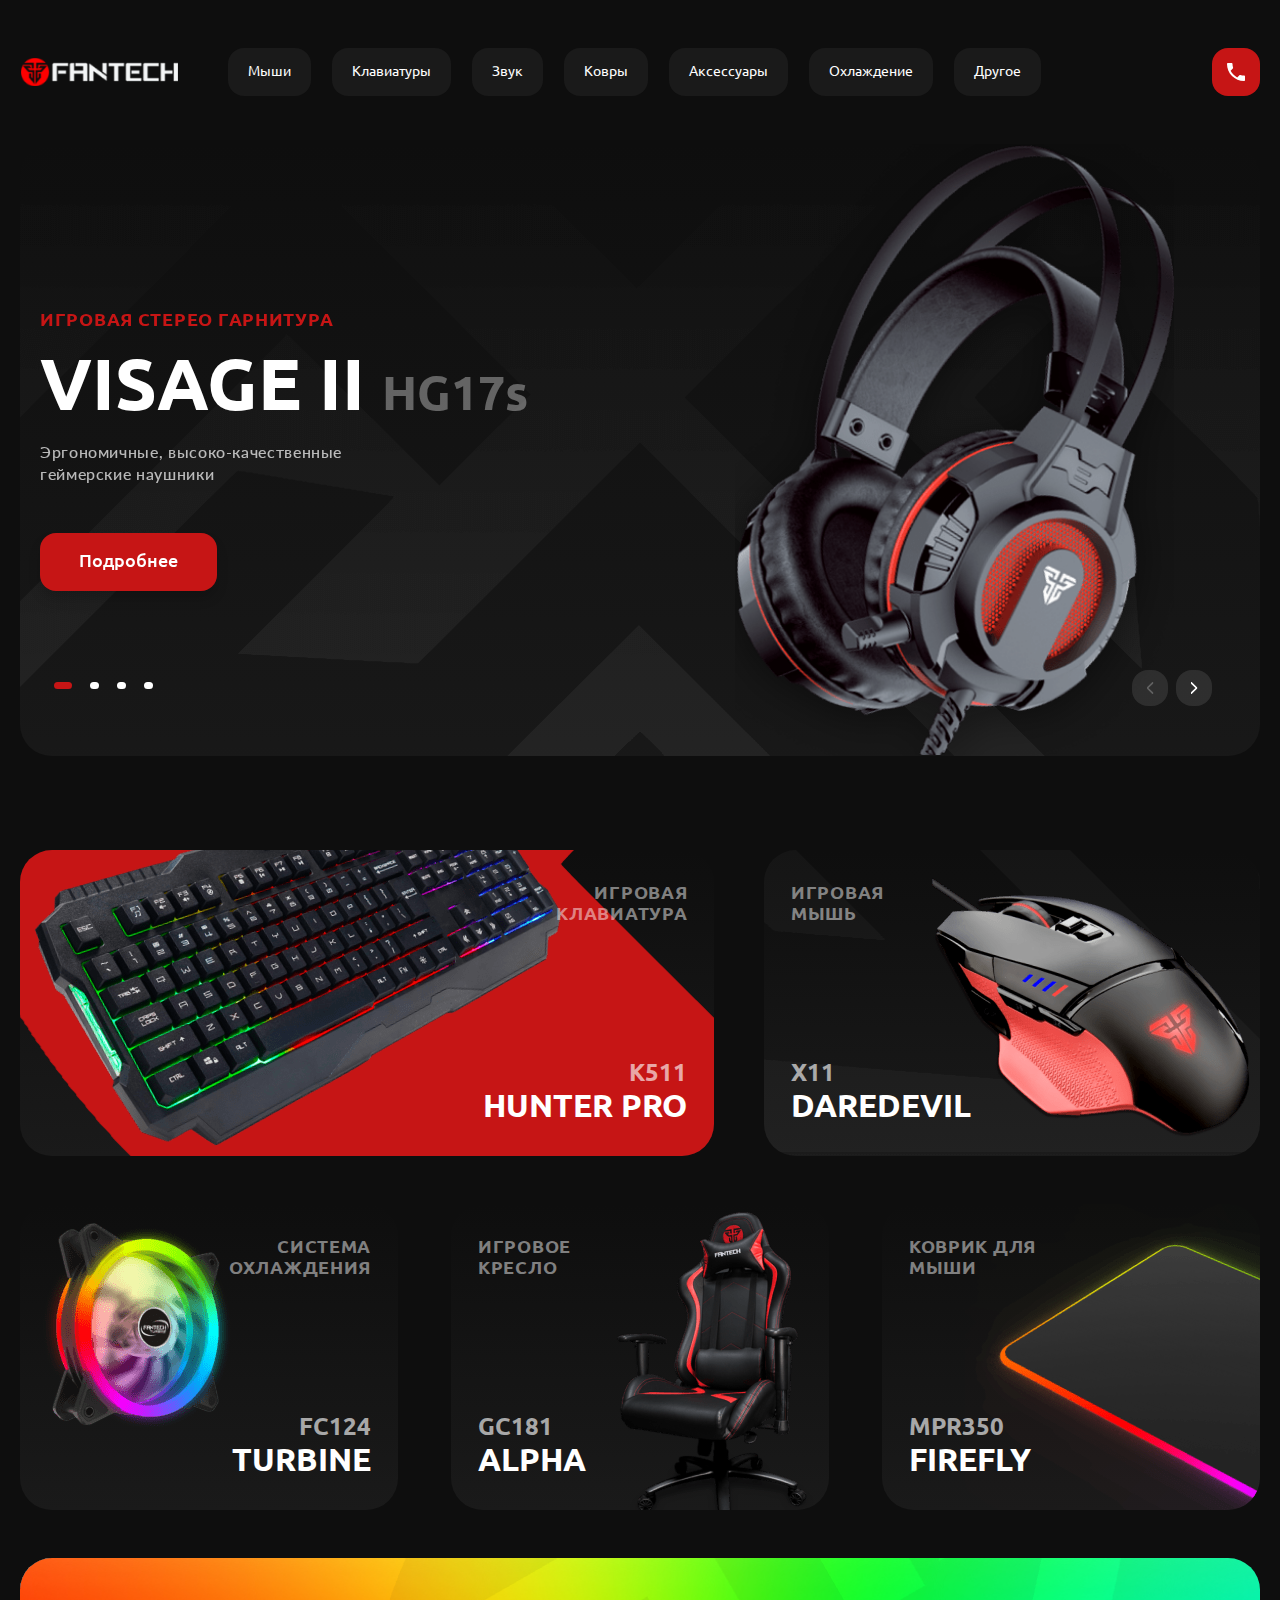
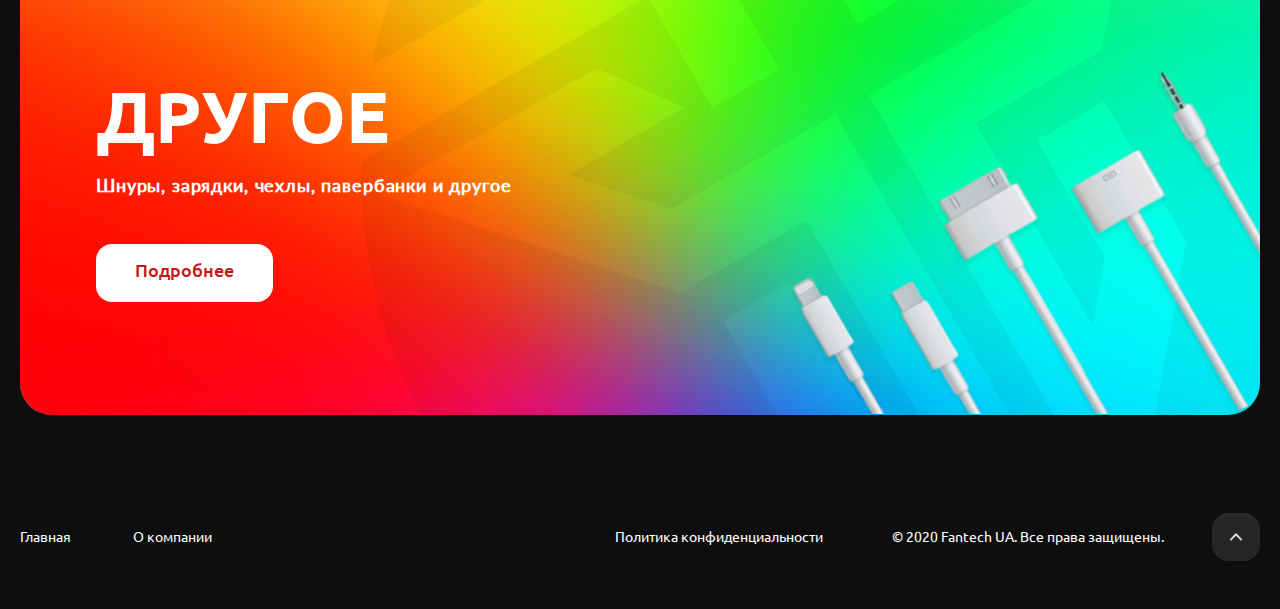
<file: index.html>
<!DOCTYPE html>
<html lang="en">
  <head>
    <meta charset="UTF-8" />
    <meta name="viewport" content="width=device-width, initial-scale=1.0" />
    <title>Home Page</title>

    <link rel="stylesheet" href="css/main.min.css" />
  </head>
  <body>
    <!-- Классы в header - mouses, sound... для perfect pixel т.к. дизайнер сделал разные паддинги у пунктов меню.  Классы можно убирать, ничего не поедет -->

    <header id="header">
      <div class="container">
        <nav class="navbar navbar-js">
          <div class="nav-header">
            <a href="#" class="logo"
              ><img src="img/logo/logo.png" alt="Fantech logo" class="logo-img"
            /></a>
            <button class="navbar-toggler navbar-toggler-js"></button>
          </div>

          <ul class="navigation">
            <li class="nav-item">
              <a href="#" class="nav-link mouses">Мыши</a>
            </li>
            <li class="nav-item">
              <a href="#" class="nav-link keyboards">Клавиатуры</a>
            </li>
            <li class="nav-item">
              <a href="#" class="nav-link sound">Звук</a>
            </li>
            <li class="nav-item">
              <a href="#" class="nav-link carpets">Ковры</a>
            </li>
            <li class="nav-item">
              <a href="#" class="nav-link accessories">Аксессуары</a>
            </li>
            <li class="nav-item">
              <a href="#" class="nav-link cooling">Охлаждение</a>
            </li>
            <li class="nav-item">
              <a href="#" class="nav-link other">Другое</a>
            </li>
          </ul>

          <button
            class="open-contacts open-modal-js"
            data-modal="making-call"
          ></button>

          <div class="nav-footer">
            <ul class="nav-footer-links">
              <li class="nav-item home">
                <a href="#" class="nav-link">Главная</a>
              </li>
              <li class="nav-item about-company">
                <a href="#" class="nav-link">О компании</a>
              </li>
              <li class="nav-item politics">
                <a href="#" class="nav-link">Политика конф.</a>
              </li>
            </ul>
            <p class="copyright">© 2020 Fantech UA. Все права защищены.</p>
          </div>

          <button class="cart-btn cart-btn-js d-none">
            <span class="badge products-quantity">2</span>
          </button>

          <div class="cart-container cart-container-js">
            <div class="cart">
              <div class="cart-card card">
                <div class="card-header">
                  <h5 class="title">КОРЗИНА</h5>
                  <button class="close-cart close-cart-js"></button>
                </div>
                <div class="card-body">
                  <ul class="cart-products-list">
                    <li class="product product-js">
                      <div class="product-img">
                        <img src="img/poroducts/cart/01.png" alt="DAREDEVIL" />
                      </div>
                      <div class="product-description" >
                        <p class="product-name" data-product-name="DAREDEVIL X11">
                          DAREDEVIL <span class="model">X11</span>
                        </p>
                        <p class="product-color" data-product-color="Черный">Черный</p>
                        <form>
                          <input
                            type="number"
                            class="product-quantity product-quantity-js"
                            value="1"
                          />
                        </form>
                        <p class="product-price">669 UAH</p>
                      </div>
                      <button class="remove-product-btn"></button>
                    </li>
                    <li class="product product-js">
                      <div class="product-img">
                        <img src="img/poroducts/cart/02.png" alt="TITAN" />
                      </div>
                      <div class="product-description">
                        <p class="product-name" data-product-name="TITAN X4s">
                          TITAN <span class="model">X4s</span>
                        </p>
                        <p class="product-color" data-product-color="Черный">Черный</p>
                        <form>
                          <input
                            type="number"
                            pattern="[0-9]*"
                            class="product-quantity product-quantity-js"
                            value="1"
                          />
                        </form>
                        <p class="product-price">669 UAH</p>
                      </div>
                      <button class="remove-product-btn"></button>
                    </li>
                  </ul>
                  <div class="total-price-container">
                    <p class="title">ВСЕГО:</p>
                    <p class="price total-price-js">1338 UAH</p>
                  </div>
                </div>
                <div class="card-footer">
                  <button class="btn btn-red checkout-btn checkout-btn-js">
                    Оформить заказ
                  </button>
                </div>
              </div>
              <div class="contact-card contact-card-js card">
                <div class="card-header">
                  <button class="back-to-cart back-to-cart-js"></button>
                  <h5 class="title">Оформление заказа</h5>
                </div>
                <div class="card-body">
                  <form class="making-call-form checkout-form-js" action="php/telegram.php">
                    <input
                      type="text"
                      placeholder="ФИО"
                      name="user-name"
                      class="user-name form-control"
                    />
                    <input
                      type="text"
                      placeholder="Телефон"
                      name="user-phone"
                      class="user-phone form-control phone"
                    />
                    <button class="btn btn-grey submit-form">
                      Подтвердить
                    </button>

                    <div class="form-feedback"></div>
                  </form>

                  <div class="thanks thanks-js">
                    <h5>Спасибо за Ваш заказ!</h5>
                    <p>Мы свяжемся с Вами в ближайшее время и уточним детали!</p>
                  </div>

                </div>
              </div>
            </div>
          </div>
        </nav>
      </div>
    </header>

    <div class="home-page-container">
      <main id="main" class="container">
        <section class="products-slider-section">
          <div class="owl-carousel owl-theme products-slider">
            <div class="item">
              <div class="text-part">
                <p class="product-category">Игровая стерео гарнитура</p>
                <p class="product-name">
                  VISAGE II <span class="product-model grey-text">HG17s</span>
                </p>
                <p class="product-desription">
                  Эргономичные, высоко-качественные геймерские наушники
                </p>
                <a href="#" class="more-details btn btn-red">Подробнее</a>
              </div>
              <div
                style="
                  background-image: url('img/poroducts/index-page/HG17s-crop.png');
                "
                class="illustration"
              ></div>
            </div>
            <div class="item">
              <div class="text-part">
                <p class="product-category">Игровая стерео гарнитура</p>
                <p class="product-name">
                  VISAGE II <span class="product-model grey-text">HG17s</span>
                </p>
                <p class="product-desription">
                  Эргономичные, высоко-качественные геймерские наушники
                </p>
                <a href="#" class="more-details btn btn-red">Подробнее</a>
              </div>
              <div
                style="
                  background-image: url('img/poroducts/index-page/HG17s-crop.png');
                "
                class="illustration"
              ></div>
            </div>
            <div class="item">
              <div class="text-part">
                <p class="product-category">Игровая стерео гарнитура</p>
                <p class="product-name">
                  VISAGE II <span class="product-model grey-text">HG17s</span>
                </p>
                <p class="product-desription">
                  Эргономичные, высоко-качественные геймерские наушники
                </p>
                <a href="#" class="more-details btn btn-red">Подробнее</a>
              </div>
              <div
                style="
                  background-image: url('img/poroducts/index-page/HG17s-crop.png');
                "
                class="illustration"
              ></div>
            </div>
            <div class="item">
              <div class="text-part">
                <p class="product-category">Игровая стерео гарнитура</p>
                <p class="product-name">
                  VISAGE II <span class="product-model grey-text">HG17s</span>
                </p>
                <p class="product-desription">
                  Эргономичные, высоко-качественные геймерские наушники
                </p>
                <a href="#" class="more-details btn btn-red">Подробнее</a>
              </div>
              <div
                style="
                  background-image: url('img/poroducts/index-page/HG17s-crop.png');
                "
                class="illustration"
              ></div>
            </div>
          </div>
        </section>
        <section class="recommended-products-section">
          <ul class="recommended-products-list">
            <li
              class="product-card card-long photo-crop content-right keyboard"
            >
              <a href="#" class="product-link"></a>
              <div class="product-description">
                <p class="product-category">ИГРОВАЯ КЛАВИАТУРА</p>
                <p class="product-name">
                  <span class="model">K511</span
                  ><span class="brand">HUNTER PRO</span>
                </p>
              </div>
              <div class="product-photo">
                <img
                  src="img/poroducts/index-page/hunterPro.png"
                  alt="HUNTER PRO K511"
                />
              </div>
            </li>

            <!-- Класс .mouse-card нужен для pixel pefect т.к. дизайнер вставил для моб и десктоп версий разные изображения. Класс можно убирать, ничего не поедет-->
            <li class="product-card card-small content-left mouse-card">
              <a href="#" class="product-link"></a>
              <div class="product-description">
                <p class="product-category">ИГРОВАЯ МЫШЬ</p>
                <p class="product-name">
                  <span class="model">X11</span
                  ><span class="brand">DAREDEVIL</span>
                </p>
              </div>
              <div class="product-photo">
                <img
                  src="img/poroducts/index-page/daredevil.png"
                  alt="DAREDEVIL X11"
                />
              </div>
            </li>
            <li class="product-card card-smaller content-right">
              <a href="#" class="product-link"></a>
              <div class="product-description">
                <p class="product-category">СИСТЕМА ОХЛАЖДЕНИЯ</p>
                <p class="product-name">
                  <span class="model">FC124</span
                  ><span class="brand">TURBINE</span>
                </p>
              </div>
              <div class="product-photo">
                <img
                  src="img/poroducts/index-page/turbine.png"
                  alt="TURBINE FC124"
                />
              </div>
            </li>
            <li class="product-card card-smaller content-left">
              <a href="#" class="product-link"></a>
              <div class="product-description">
                <p class="product-category">Игровое КРЕСЛО</p>
                <p class="product-name">
                  <span class="model">GC181</span
                  ><span class="brand">ALPHA</span>
                </p>
              </div>
              <div class="product-photo">
                <img
                  src="img/poroducts/index-page/ALPHA.png"
                  alt="ALPHA GC181"
                />
              </div>
            </li>
            <li class="product-card card-smaller content-left">
              <a href="#" class="product-link"></a>
              <div class="product-description">
                <p class="product-category">КоВРИК ДЛЯ МЫШИ</p>
                <p class="product-name">
                  <span class="model">MPR350</span
                  ><span class="brand">FIREFLY</span>
                </p>
              </div>
              <div class="product-photo reverse">
                <img
                  src="img/poroducts/index-page/freifly.png"
                  alt="FIREFLY MPR350"
                />
              </div>
            </li>
          </ul>
        </section>
        <section class="other-section">
          <div class="content-container">
            <div class="text-part">
              <h5 class="title">ДРУГОЕ</h5>
              <p class="description">
                Шнуры, зарядки, чехлы, павербанки и другое
              </p>
              <a href="#" class="btn btn-white more-details">Подробнее</a>
            </div>
            <div class="illustrarion"></div>
          </div>
        </section>
      </main>
    </div>

    <footer id="footer">
      <div class="container footer-content">
        <div class="footer-left-part">
          <ul class="navigation">
            <li class="nav-item"><a href="#" class="nav-link">Главная</a></li>
            <li class="nav-item">
              <a href="#" class="nav-link">О компании</a>
            </li>
          </ul>
        </div>
        <div class="footer-right-part">
          <ul class="navigation">
            <li class="nav-item">
              <a href="#" class="nav-link">Политика конфиденциальности</a>
            </li>
          </ul>
          <p class="copyright">© 2020 Fantech UA. Все права защищены.</p>
          <a href="#" class="scroll-to-top scroll-to-top-js"></a>
        </div>
      </div>
    </footer>

    <div
      class="modal-container modal-container-js making-call-modal"
      id="making-call"
    >
      <div class="modal">
        <div class="modal-header">
          <h5 class="modal-title">Оформление звонка</h5>

          <button class="modal-close-icon close-modal-js"></button>
        </div>
        <div class="modal-body">
          <form action="php/telegram.php" class="making-call-form making-call-form-js">
            <input
              type="text"
              placeholder="ФИО"
              name="user-name"
              class="user-name form-control"
            />
            <input
              type="text"
              placeholder="Телефон"
              name="user-phone"
              class="user-phone form-control phone"
            />
            <button class="btn btn-grey submit-form">Перезвоните мне</button>

            <div class="form-feedback"></div>
          </form>
        </div>
        <div class="thanks thanks-js">
          <h5>Спасибо за Ваше обращение!</h5>
          <p>Мы свяжемся с Вами в ближайшее время и уточним детали заказа!</p>
        </div>
      </div>
    </div>

    <script src="js/scripts.min.js"></script>
    <script src="js/pages/home-page.js"></script>
  </body>
</html>
</file>
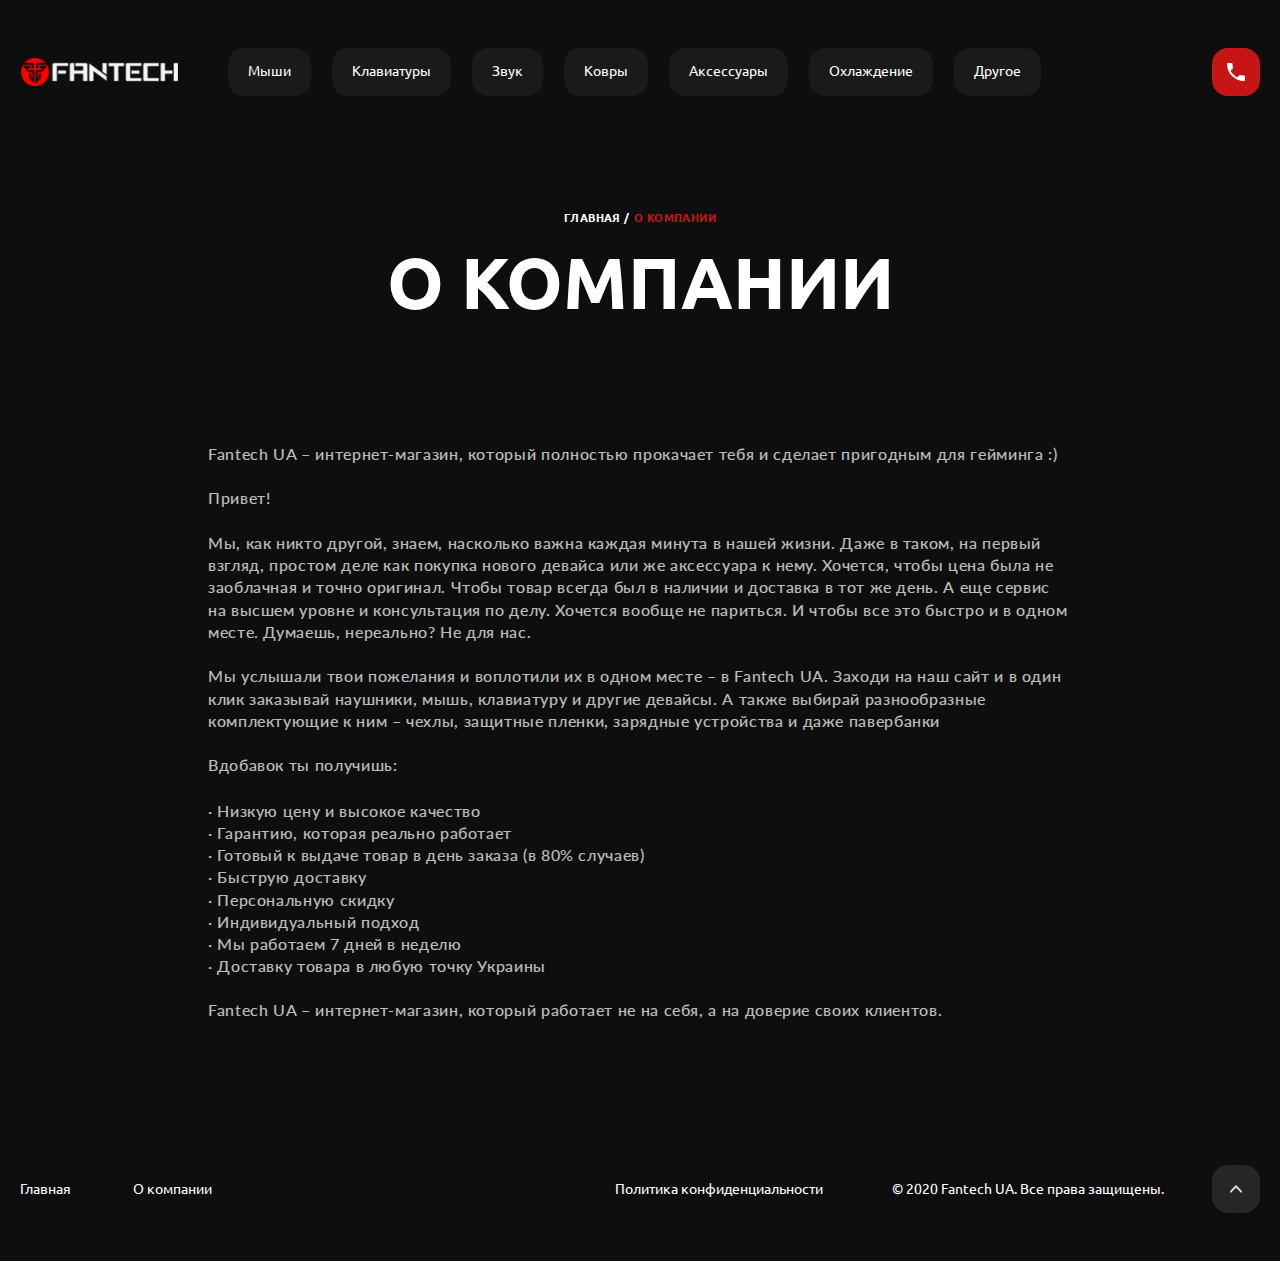
<file: about.html>
<!DOCTYPE html>
<html lang="ru">
  <head>
    <meta charset="utf-8" />
    <meta http-equiv="X-UA-Compatible" content="IE=edge" />
    <title>About | Fantech</title>
    <meta name="theme-color" content="#fff" />
    <meta
      name="apple-mobile-web-app-status-bar-style"
      content="black-translucent"
    />
    <meta name="viewport" content="width=device-width, user-scalable=no" />

    <link rel="stylesheet" href="css/main.min.css" />
  </head>
  <body>

    <header id="header">
      <div class="container">
        <nav class="navbar navbar-js">
          <div class="nav-header">
            <a href="#" class="logo"
              ><img src="img/logo/logo.png" alt="Fantech logo" class="logo-img"
            /></a>
            <button class="navbar-toggler navbar-toggler-js"></button>
          </div>

          <ul class="navigation">
            <li class="nav-item">
              <a href="#" class="nav-link mouses">Мыши</a>
            </li>
            <li class="nav-item">
              <a href="#" class="nav-link keyboards">Клавиатуры</a>
            </li>
            <li class="nav-item">
              <a href="#" class="nav-link sound">Звук</a>
            </li>
            <li class="nav-item">
              <a href="#" class="nav-link carpets">Ковры</a>
            </li>
            <li class="nav-item">
              <a href="#" class="nav-link accessories">Аксессуары</a>
            </li>
            <li class="nav-item">
              <a href="#" class="nav-link cooling">Охлаждение</a>
            </li>
            <li class="nav-item">
              <a href="#" class="nav-link other">Другое</a>
            </li>
          </ul>

          <button
            class="open-contacts open-modal-js"
            data-modal="making-call"
          ></button>

          <div class="nav-footer">
            <ul class="nav-footer-links">
              <li class="nav-item home">
                <a href="#" class="nav-link">Главная</a>
              </li>
              <li class="nav-item about-company">
                <a href="#" class="nav-link">О компании</a>
              </li>
              <li class="nav-item politics">
                <a href="#" class="nav-link">Политика конф.</a>
              </li>
            </ul>
            <p class="copyright">© 2020 Fantech UA. Все права защищены.</p>
          </div>

          <button class="cart-btn cart-btn-js d-none">
            <span class="badge products-quantity">2</span>
          </button>

          <div class="cart-container cart-container-js">
            <div class="cart">
              <div class="cart-card card">
                <div class="card-header">
                  <h5 class="title">КОРЗИНА</h5>
                  <button class="close-cart close-cart-js"></button>
                </div>
                <div class="card-body">
                  <ul class="cart-products-list">
                    <li class="product product-js">
                      <div class="product-img">
                        <img src="img/poroducts/cart/01.png" alt="DAREDEVIL" />
                      </div>
                      <div class="product-description" >
                        <p class="product-name" data-product-name="DAREDEVIL X11">
                          DAREDEVIL <span class="model">X11</span>
                        </p>
                        <p class="product-color" data-product-color="Черный">Черный</p>
                        <form>
                          <input
                            type="number"
                            class="product-quantity product-quantity-js"
                            value="1"
                          />
                        </form>
                        <p class="product-price">669 UAH</p>
                      </div>
                      <button class="remove-product-btn"></button>
                    </li>
                    <li class="product product-js">
                      <div class="product-img">
                        <img src="img/poroducts/cart/02.png" alt="TITAN" />
                      </div>
                      <div class="product-description">
                        <p class="product-name" data-product-name="TITAN X4s">
                          TITAN <span class="model">X4s</span>
                        </p>
                        <p class="product-color" data-product-color="Черный">Черный</p>
                        <form>
                          <input
                            type="number"
                            pattern="[0-9]*"
                            class="product-quantity product-quantity-js"
                            value="1"
                          />
                        </form>
                        <p class="product-price">669 UAH</p>
                      </div>
                      <button class="remove-product-btn"></button>
                    </li>
                  </ul>
                  <div class="total-price-container">
                    <p class="title">ВСЕГО:</p>
                    <p class="price total-price-js">1338 UAH</p>
                  </div>
                </div>
                <div class="card-footer">
                  <button class="btn btn-red checkout-btn checkout-btn-js">
                    Оформить заказ
                  </button>
                </div>
              </div>
              <div class="contact-card contact-card-js card">
                <div class="card-header">
                  <button class="back-to-cart back-to-cart-js"></button>
                  <h5 class="title">Оформление заказа</h5>
                </div>
                <div class="card-body">
                  <form class="making-call-form checkout-form-js" action="php/telegram.php">
                    <input
                      type="text"
                      placeholder="ФИО"
                      name="user-name"
                      class="user-name form-control"
                    />
                    <input
                      type="text"
                      placeholder="Телефон"
                      name="user-phone"
                      class="user-phone form-control phone"
                    />
                    <button class="btn btn-grey submit-form">
                      Подтвердить
                    </button>

                    <div class="form-feedback"></div>
                  </form>

                  <div class="thanks thanks-js">
                    <h5>Спасибо за Ваш заказ!</h5>
                    <p>Мы свяжемся с Вами в ближайшее время и уточним детали!</p>
                  </div>

                </div>
              </div>
            </div>
          </div>
        </nav>
      </div>
    </header>

    <div class="about-company-container">
      <main id="main" class="container">
        <section class="about-page-section">
          <ul class="bread-crumbs">
            <li><a href="#" class="link">Главная</a></li>
            <li><a href="#" class="link">О КОМПАНИИ</a></li>
          </ul>
          <h1 class="page-title">О КОМПАНИИ</h1>
        </section>
        <section class="about-company-text">
          <p>
            Fantech UA – интернет-магазин, который полностью прокачает тебя и сделает пригодным для гейминга :) <br><br>

            Привет!<br><br>

            Мы, как никто другой, знаем, насколько важна каждая минута в нашей жизни. Даже в таком, на первый взгляд, простом деле как покупка нового девайса или же аксессуара к нему. Хочется, чтобы цена была не заоблачная и точно оригинал. Чтобы товар всегда был в наличии и доставка в тот же день. А еще сервис на высшем уровне и консультация по делу. Хочется вообще не париться. И чтобы все это быстро и в одном месте. Думаешь, нереально? Не для нас.
            <br><br>
            Мы услышали твои пожелания и воплотили их в одном месте – в Fantech UA. Заходи на наш сайт и в один клик заказывай наушники, мышь, клавиатуру и другие девайсы. А также выбирай разнообразные комплектующие к ним – чехлы, защитные пленки, зарядные устройства и даже павербанки
            <br><br>
            Вдобавок ты получишь:
            </p> <br>
           
            <ul class="about-list">
              <li>Низкую цену и высокое качество</li>
              <li>Гарантию, которая реально работает</li>
              <li>Готовый к выдаче товар в день заказа (в 80% случаев)</li>
              <li>Быструю доставку</li>
              <li>Персональную скидку</li>
              <li>Индивидуальный подход</li>
              <li>Мы работаем 7 дней в неделю</li>
              <li>Доставку товара в любую точку Украины</li>
            </ul>
            <br>
            <p class="about-footer">Fantech UA – интернет-магазин, который работает не на себя, а на доверие своих клиентов.</p>
          </p>
        </section>
      </main>
    </div>

    <footer id="footer">
      <div class="container footer-content">
        <div class="footer-left-part">
          <ul class="navigation">
            <li class="nav-item"><a href="#" class="nav-link">Главная</a></li>
            <li class="nav-item">
              <a href="#" class="nav-link">О компании</a>
            </li>
          </ul>
        </div>
        <div class="footer-right-part">
          <ul class="navigation">
            <li class="nav-item">
              <a href="#" class="nav-link">Политика конфиденциальности</a>
            </li>
          </ul>
          <p class="copyright">© 2020 Fantech UA. Все права защищены.</p>
          <a href="#" class="scroll-to-top scroll-to-top-js"></a>
        </div>
      </div>
    </footer>
    
    <div
      class="modal-container modal-container-js making-call-modal"
      id="making-call"
    >
      <div class="modal">
        <div class="modal-header">
          <h5 class="modal-title">Оформление звонка</h5>

          <button class="modal-close-icon close-modal-js"></button>
        </div>
        <div class="modal-body">
          <form action="php/telegram.php" class="making-call-form making-call-form-js">
            <input
              type="text"
              placeholder="ФИО"
              name="user-name"
              class="user-name form-control"
            />
            <input
              type="text"
              placeholder="Телефон"
              name="user-phone"
              class="user-phone form-control phone"
            />
            <button class="btn btn-grey submit-form">Перезвоните мне</button>

            <div class="form-feedback"></div>
          </form>
        </div>
        <div class="thanks thanks-js">
          <h5>Спасибо за Ваше обращение!</h5>
          <p>Мы свяжемся с Вами в ближайшее время и уточним детали заказа!</p>
        </div>
      </div>
    </div>
    
    <script src="js/scripts.min.js"></script>
  </body>
</html>
</file>
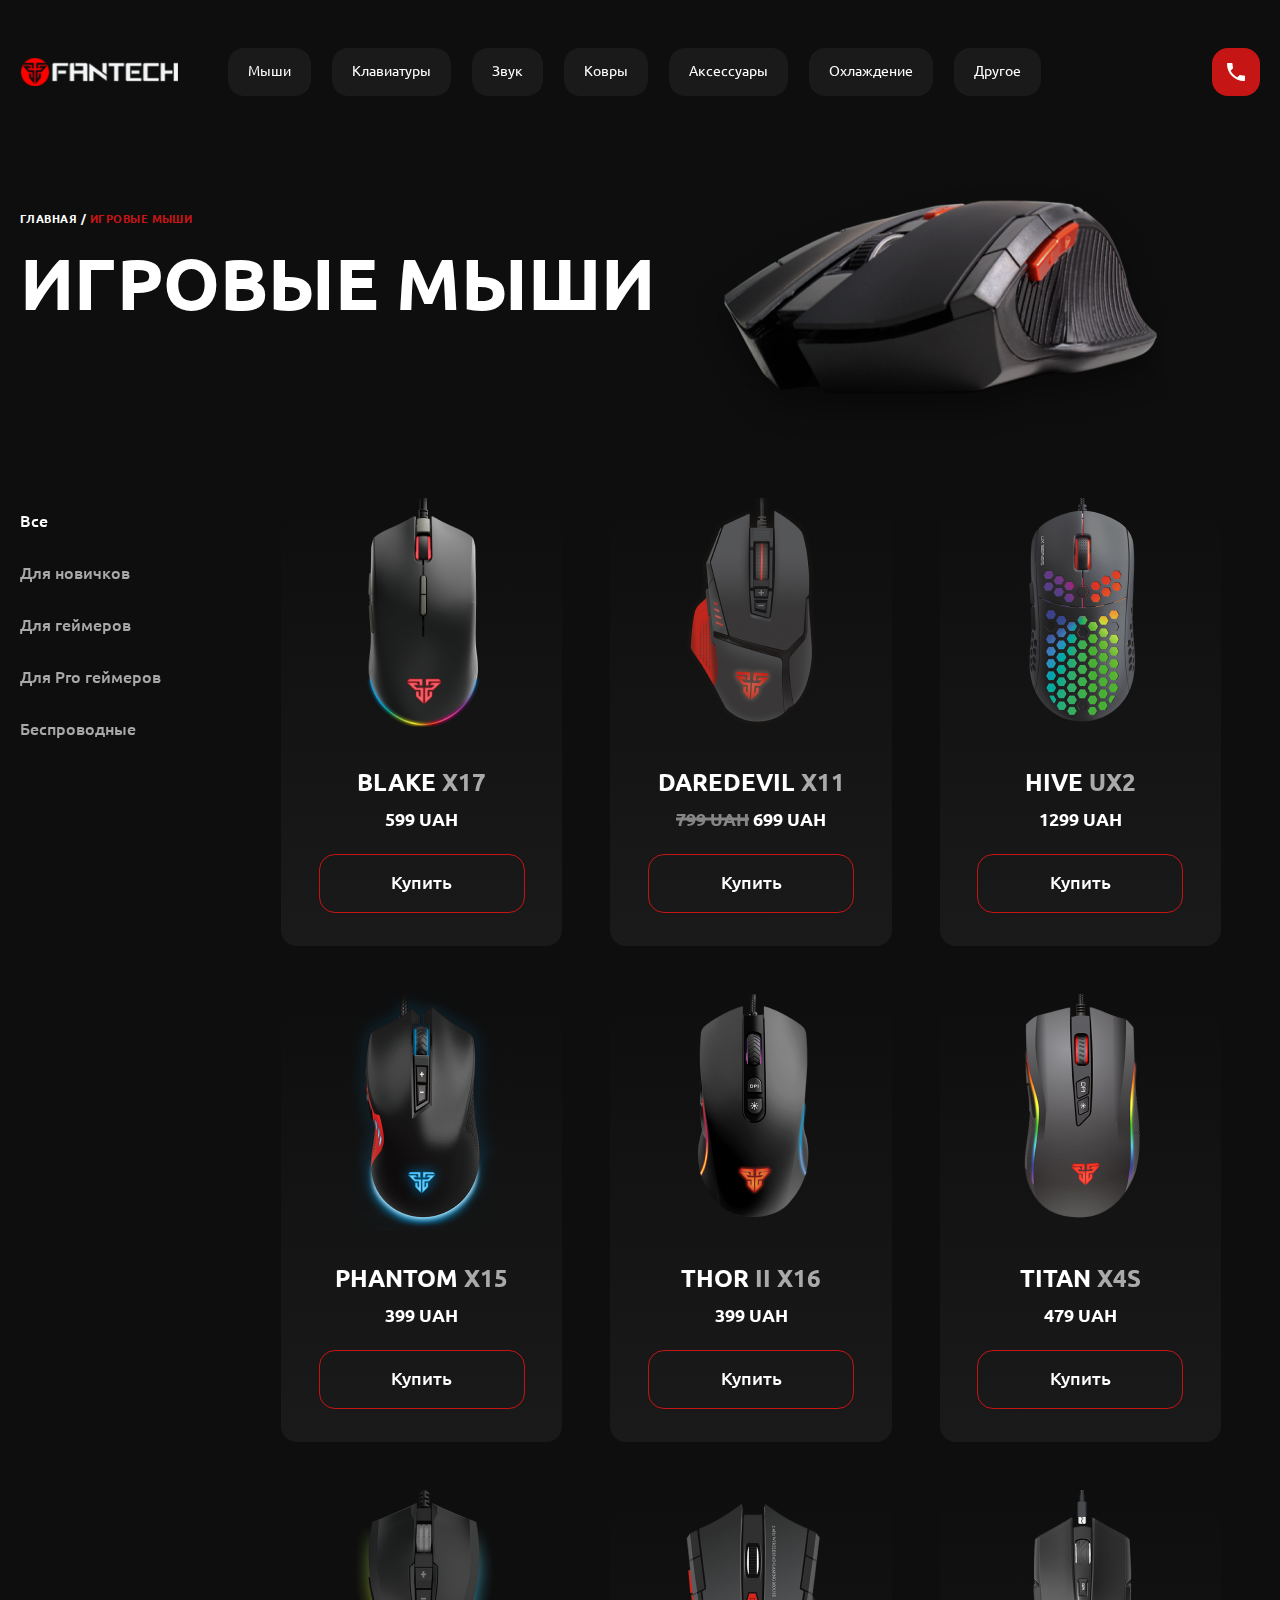
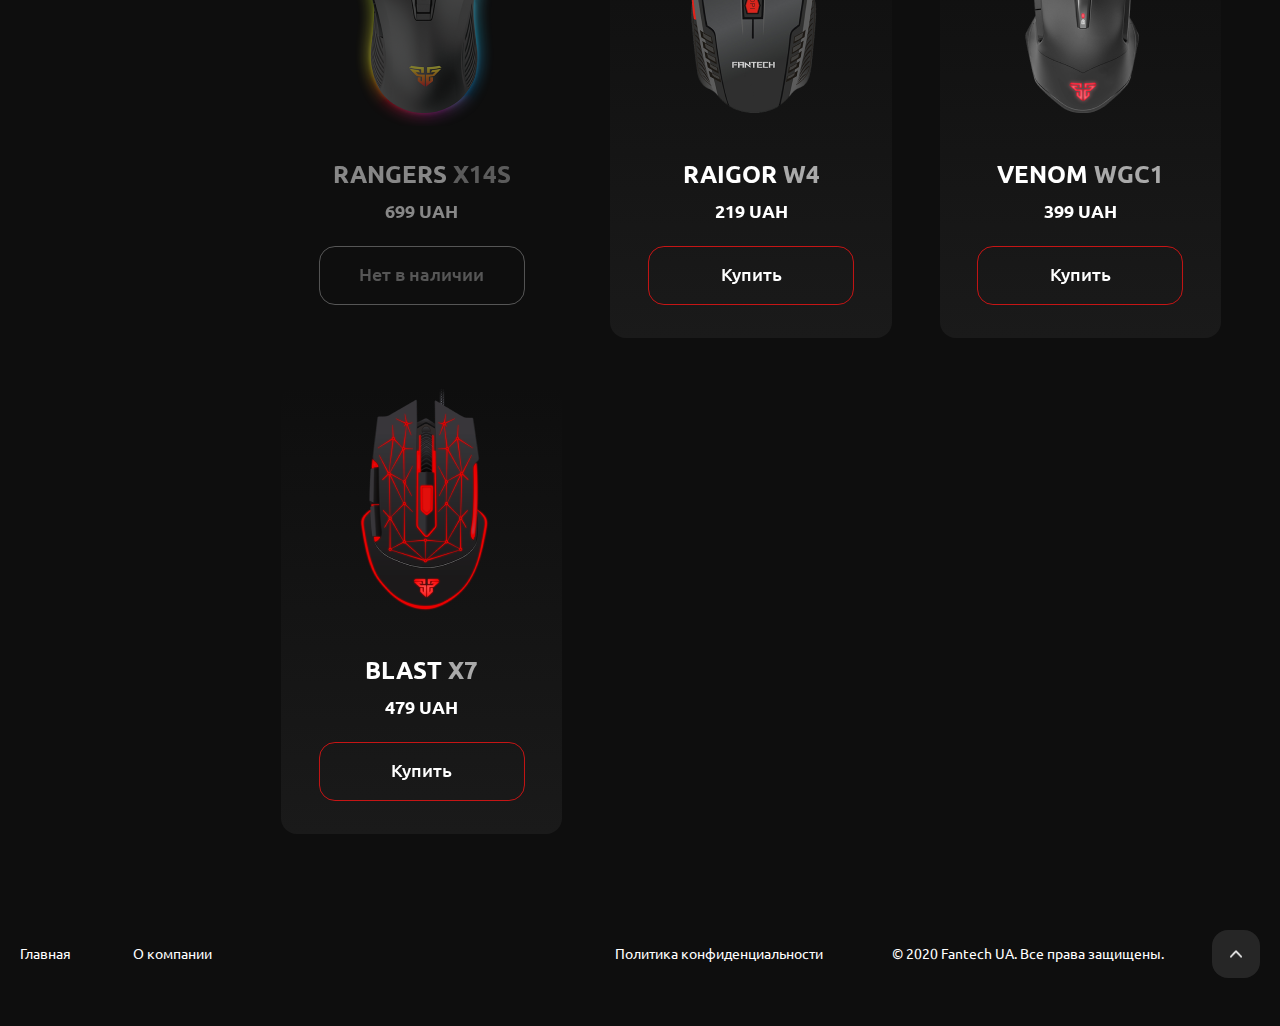
<file: category.html>
<!DOCTYPE html>
<html lang="ru">
  <head>
    <meta charset="utf-8" />
    <meta http-equiv="X-UA-Compatible" content="IE=edge" />
    <title>Category | Fantech</title>
    <meta name="theme-color" content="#fff" />
    <meta
      name="apple-mobile-web-app-status-bar-style"
      content="black-translucent"
    />
    <meta name="viewport" content="width=device-width, user-scalable=no" />

    <link rel="stylesheet" href="css/main.min.css" />
  </head>
  <body>
    <header id="header">
      <div class="container">
        <nav class="navbar navbar-js">
          <div class="nav-header">
            <a href="#" class="logo"
              ><img src="img/logo/logo.png" alt="Fantech logo" class="logo-img"
            /></a>
            <button class="navbar-toggler navbar-toggler-js"></button>
          </div>

          <ul class="navigation">
            <li class="nav-item">
              <a href="#" class="nav-link mouses">Мыши</a>
            </li>
            <li class="nav-item">
              <a href="#" class="nav-link keyboards">Клавиатуры</a>
            </li>
            <li class="nav-item">
              <a href="#" class="nav-link sound">Звук</a>
            </li>
            <li class="nav-item">
              <a href="#" class="nav-link carpets">Ковры</a>
            </li>
            <li class="nav-item">
              <a href="#" class="nav-link accessories">Аксессуары</a>
            </li>
            <li class="nav-item">
              <a href="#" class="nav-link cooling">Охлаждение</a>
            </li>
            <li class="nav-item">
              <a href="#" class="nav-link other">Другое</a>
            </li>
          </ul>

          <button
            class="open-contacts open-modal-js"
            data-modal="making-call"
          ></button>

          <div class="nav-footer">
            <ul class="nav-footer-links">
              <li class="nav-item home">
                <a href="#" class="nav-link">Главная</a>
              </li>
              <li class="nav-item about-company">
                <a href="#" class="nav-link">О компании</a>
              </li>
              <li class="nav-item politics">
                <a href="#" class="nav-link">Политика конф.</a>
              </li>
            </ul>
            <p class="copyright">© 2020 Fantech UA. Все права защищены.</p>
          </div>

          <button class="cart-btn cart-btn-js d-none">
            <span class="badge products-quantity">2</span>
          </button>

          <div class="cart-container cart-container-js">
            <div class="cart">
              <div class="cart-card card">
                <div class="card-header">
                  <h5 class="title">КОРЗИНА</h5>
                  <button class="close-cart close-cart-js"></button>
                </div>
                <div class="card-body">
                  <ul class="cart-products-list">
                    <li class="product product-js">
                      <div class="product-img">
                        <img src="img/poroducts/cart/01.png" alt="DAREDEVIL" />
                      </div>
                      <div class="product-description" >
                        <p class="product-name" data-product-name="DAREDEVIL X11">
                          DAREDEVIL <span class="model">X11</span>
                        </p>
                        <p class="product-color" data-product-color="Черный">Черный</p>
                        <form>
                          <input
                            type="number"
                            class="product-quantity product-quantity-js"
                            value="1"
                          />
                        </form>
                        <p class="product-price">669 UAH</p>
                      </div>
                      <button class="remove-product-btn"></button>
                    </li>
                    <li class="product product-js">
                      <div class="product-img">
                        <img src="img/poroducts/cart/02.png" alt="TITAN" />
                      </div>
                      <div class="product-description">
                        <p class="product-name" data-product-name="TITAN X4s">
                          TITAN <span class="model">X4s</span>
                        </p>
                        <p class="product-color" data-product-color="Черный">Черный</p>
                        <form>
                          <input
                            type="number"
                            pattern="[0-9]*"
                            class="product-quantity product-quantity-js"
                            value="1"
                          />
                        </form>
                        <p class="product-price">669 UAH</p>
                      </div>
                      <button class="remove-product-btn"></button>
                    </li>
                  </ul>
                  <div class="total-price-container">
                    <p class="title">ВСЕГО:</p>
                    <p class="price total-price-js">1338 UAH</p>
                  </div>
                </div>
                <div class="card-footer">
                  <button class="btn btn-red checkout-btn checkout-btn-js">
                    Оформить заказ
                  </button>
                </div>
              </div>
              <div class="contact-card contact-card-js card">
                <div class="card-header">
                  <button class="back-to-cart back-to-cart-js"></button>
                  <h5 class="title">Оформление заказа</h5>
                </div>
                <div class="card-body">
                  <form class="making-call-form checkout-form-js" action="php/telegram.php">
                    <input
                      type="text"
                      placeholder="ФИО"
                      name="user-name"
                      class="user-name form-control"
                    />
                    <input
                      type="text"
                      placeholder="Телефон"
                      name="user-phone"
                      class="user-phone form-control phone"
                    />
                    <button class="btn btn-grey submit-form">
                      Подтвердить
                    </button>

                    <div class="form-feedback"></div>
                  </form>

                  <div class="thanks thanks-js">
                    <h5>Спасибо за Ваш заказ!</h5>
                    <p>Мы свяжемся с Вами в ближайшее время и уточним детали!</p>
                  </div>

                </div>
              </div>
            </div>
          </div>
        </nav>
      </div>
    </header>

    <div class="category-page-container container">
      <div class="about-page">
        <div class="text-part">
          <ul class="bread-crumbs">
            <li><a href="#" class="link">Главная</a></li>
            <li><a href="#" class="link">Игровые Мыши</a></li>
          </ul>
          <h1 class="page-title">ИГРОВЫЕ МЫШИ</h1>
        </div>
        <img
          src="img/illustrations/product-page/mouse-illustration03.png"
          alt="illustration"
          class="illustration"
        />
      </div>
      <aside id="aside">
        <ul class="categories">
          <li><a href="#" class="category active">Все</a></li>
          <li><a href="#" class="category">Для новичков</a></li>
          <li><a href="#" class="category">Для геймеров</a></li>
          <li><a href="#" class="category">Для Pro геймеров</a></li>
          <li><a href="#" class="category">Беспроводные</a></li>
        </ul>
      </aside>
      <main id="main">
        <section class="products-list-section">
          <ul class="products-list">
            <li class="product">
              <img
                src="img/poroducts/category-page/01.png"
                alt="product illustration"
                class="product-illustration"
              />
              <div class="about-product">
                <p class="product-name">
                  BLAKE <span class="grey-text">X17</span>
                </p>
                <p class="product-price">599 UAH</p>
                <a href="#" class="buy-product btn btn-red-outline">Купить</a>
              </div>
            </li>
            <li class="product">
              <img
                src="img/poroducts/category-page/02.png"
                alt="product illustration"
                class="product-illustration"
              />
              <div class="about-product">
                <p class="product-name">
                  DAREDEVIL <span class="grey-text">X11</span>
                </p>
                <p class="product-price">
                  <span class="last-price">799 UAH</span>
                  <span class="new-price">699 UAH</span>
                </p>
                <a href="#" class="buy-product btn btn-red-outline">Купить</a>
              </div>
            </li>
            <li class="product">
              <img
                src="img/poroducts/category-page/03.png"
                alt="product illustration"
                class="product-illustration"
              />
              <div class="about-product">
                <p class="product-name">
                  HIVE <span class="grey-text">UX2</span>
                </p>
                <p class="product-price">1299 UAH</p>
                <a href="#" class="buy-product btn btn-red-outline">Купить</a>
              </div>
            </li>
            <li class="product">
              <img
                src="img/poroducts/category-page/04.png"
                alt="product illustration"
                class="product-illustration"
              />
              <div class="about-product">
                <p class="product-name">
                  PHANTOM <span class="grey-text">X15</span>
                </p>
                <p class="product-price">399 UAH</p>
                <a href="#" class="buy-product btn btn-red-outline">Купить</a>
              </div>
            </li>
            <li class="product">
              <img
                src="img/poroducts/category-page/05.png"
                alt="product illustration"
                class="product-illustration"
              />
              <div class="about-product">
                <p class="product-name">
                  THOR <span class="grey-text">II X16</span>
                </p>
                <p class="product-price">399 UAH</p>
                <a href="#" class="buy-product btn btn-red-outline">Купить</a>
              </div>
            </li>
            <li class="product">
              <img
                src="img/poroducts/category-page/06.png"
                alt="product illustration"
                class="product-illustration"
              />
              <div class="about-product">
                <p class="product-name">
                  TITAN <span class="grey-text">X4s</span>
                </p>
                <p class="product-price">479 UAH</p>
                <a href="#" class="buy-product btn btn-red-outline">Купить</a>
              </div>
            </li>
            <li class="product not-available">
              <img
                src="img/poroducts/category-page/07.png"
                alt="product illustration"
                class="product-illustration"
              />
              <div class="about-product">
                <p class="product-name">
                  RANGERS <span class="grey-text">X14S</span>
                </p>
                <p class="product-price">699 UAH</p>
                <a href="#" class="buy-product btn btn-red-outline"
                  >Нет в наличии</a
                >
              </div>
            </li>
            <li class="product">
              <img
                src="img/poroducts/category-page/08.png"
                alt="product illustration"
                class="product-illustration"
              />
              <div class="about-product">
                <p class="product-name">
                  RAIGOR <span class="grey-text">W4</span>
                </p>
                <p class="product-price">219 UAH</p>
                <a href="#" class="buy-product btn btn-red-outline">Купить</a>
              </div>
            </li>
            <li class="product">
              <img
                src="img/poroducts/category-page/09.png"
                alt="product illustration"
                class="product-illustration"
              />
              <div class="about-product">
                <p class="product-name">
                  VENOM <span class="grey-text">WGC1</span>
                </p>
                <p class="product-price">399 UAH</p>
                <a href="#" class="buy-product btn btn-red-outline">Купить</a>
              </div>
            </li>
            <li class="product">
              <img
                src="img/poroducts/category-page/10.png"
                alt="product illustration"
                class="product-illustration"
              />
              <div class="about-product">
                <p class="product-name">
                  BLAST <span class="grey-text">X7</span>
                </p>
                <p class="product-price">479 UAH</p>
                <a href="#" class="buy-product btn btn-red-outline">Купить</a>
              </div>
            </li>
          </ul>
        </section>
      </main>
    </div>

    <footer id="footer">
      <div class="container footer-content">
        <div class="footer-left-part">
          <ul class="navigation">
            <li class="nav-item"><a href="#" class="nav-link">Главная</a></li>
            <li class="nav-item">
              <a href="#" class="nav-link">О компании</a>
            </li>
          </ul>
        </div>
        <div class="footer-right-part">
          <ul class="navigation">
            <li class="nav-item">
              <a href="#" class="nav-link">Политика конфиденциальности</a>
            </li>
          </ul>
          <p class="copyright">© 2020 Fantech UA. Все права защищены.</p>
          <a href="#" class="scroll-to-top scroll-to-top-js"></a>
        </div>
      </div>
    </footer>

    <div
      class="modal-container modal-container-js making-call-modal"
      id="making-call"
    >
      <div class="modal">
        <div class="modal-header">
          <h5 class="modal-title">Оформление звонка</h5>

          <button class="modal-close-icon close-modal-js"></button>
        </div>
        <div class="modal-body">
          <form action="php/telegram.php" class="making-call-form making-call-form-js">
            <input
              type="text"
              placeholder="ФИО"
              name="user-name"
              class="user-name form-control"
            />
            <input
              type="text"
              placeholder="Телефон"
              name="user-phone"
              class="user-phone form-control phone"
            />
            <button class="btn btn-grey submit-form">Перезвоните мне</button>

            <div class="form-feedback"></div>
          </form>
        </div>
        <div class="thanks thanks-js">
          <h5>Спасибо за Ваше обращение!</h5>
          <p>Мы свяжемся с Вами в ближайшее время и уточним детали заказа!</p>
        </div>
      </div>
    </div>
    
    <script src="js/scripts.min.js"></script>
  </body>
</html>
</file>
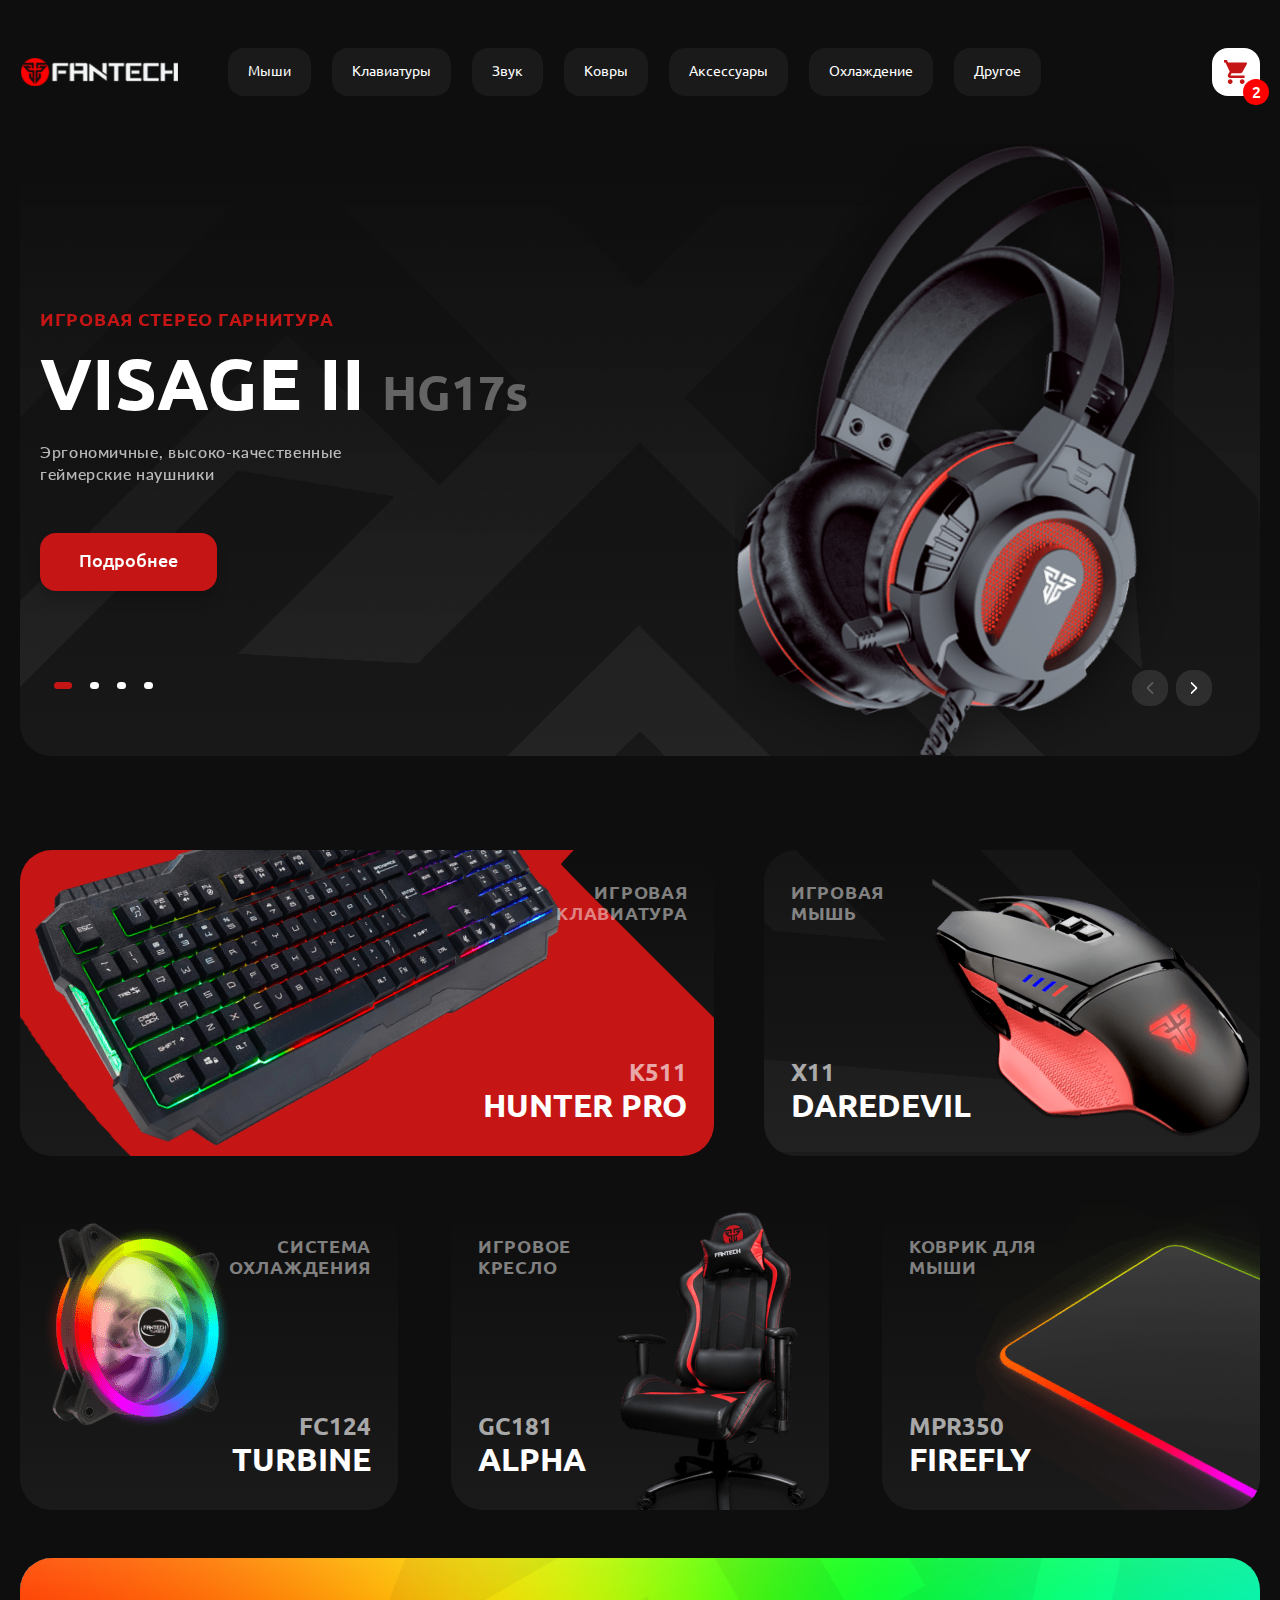
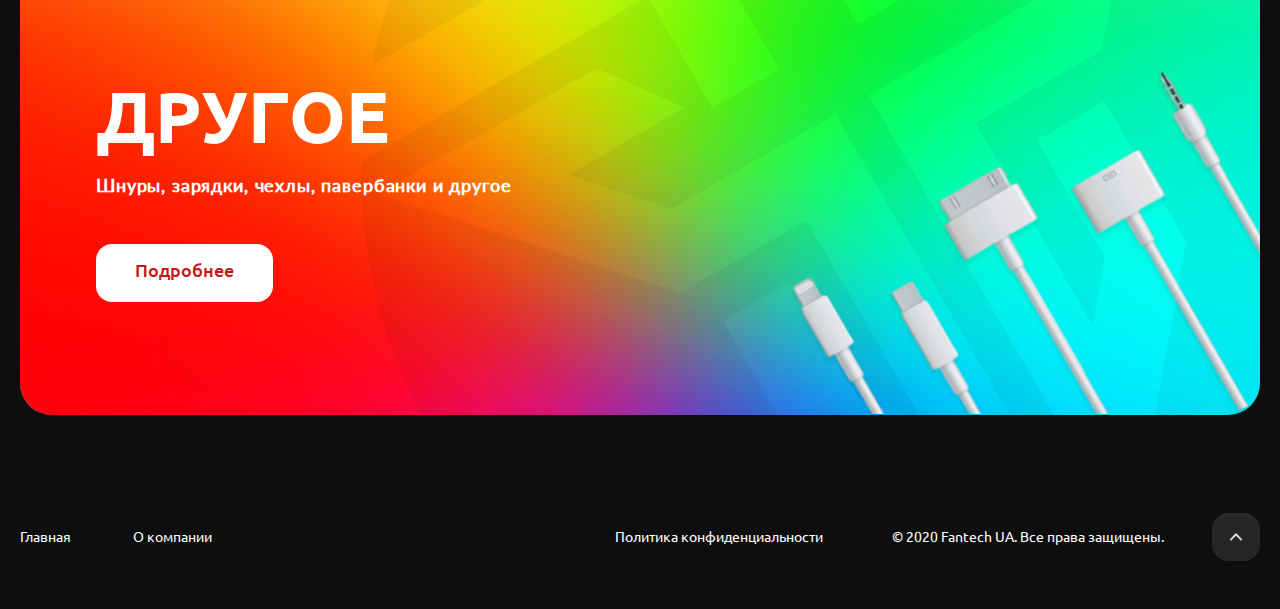
<file: index-cart.html>
<!DOCTYPE html>
<html lang="en">
  <head>
    <meta charset="UTF-8" />
    <meta name="viewport" content="width=device-width, initial-scale=1.0" />
    <title>Home Page</title>

    <link rel="stylesheet" href="css/main.min.css" />
  </head>
  <body>
    <!-- Классы в header - mouses, sound... для perfect pixel т.к. дизайнер сделал разные паддинги у пунктов меню.  Классы можно убирать, ничего не поедет -->

    <header id="header">
      <div class="container">
        <nav class="navbar navbar-js">
          <div class="nav-header">
            <a href="#" class="logo"
              ><img src="img/logo/logo.png" alt="Fantech logo" class="logo-img"
            /></a>
            <button class="navbar-toggler navbar-toggler-js"></button>
          </div>

          <ul class="navigation">
            <li class="nav-item">
              <a href="#" class="nav-link mouses">Мыши</a>
            </li>
            <li class="nav-item">
              <a href="#" class="nav-link keyboards">Клавиатуры</a>
            </li>
            <li class="nav-item">
              <a href="#" class="nav-link sound">Звук</a>
            </li>
            <li class="nav-item">
              <a href="#" class="nav-link carpets">Ковры</a>
            </li>
            <li class="nav-item">
              <a href="#" class="nav-link accessories">Аксессуары</a>
            </li>
            <li class="nav-item">
              <a href="#" class="nav-link cooling">Охлаждение</a>
            </li>
            <li class="nav-item">
              <a href="#" class="nav-link other">Другое</a>
            </li>
          </ul>
          <div class="nav-footer">
            <ul class="nav-footer-links">
              <li class="nav-item home">
                <a href="#" class="nav-link">Главная</a>
              </li>
              <li class="nav-item about-company">
                <a href="#" class="nav-link">О компании</a>
              </li>
              <li class="nav-item politics">
                <a href="#" class="nav-link">Политика конф.</a>
              </li>
            </ul>
            <p class="copyright">© 2020 Fantech UA. Все права защищены.</p>
          </div>

          <button
            class="open-contacts open-modal-js d-none"
            data-modal="making-call"
          ></button>

          <button class="cart-btn cart-btn-js">
            <span class="badge products-quantity">2</span>
          </button>

          <div class="cart-container cart-container-js">
            <div class="cart">
              <div class="cart-card card">
                <div class="card-header">
                  <h5 class="title">КОРЗИНА</h5>
                  <button class="close-cart close-cart-js"></button>
                </div>
                <div class="card-body">
                  <ul class="cart-products-list">
                    <li class="product product-js">
                      <div class="product-img">
                        <img src="img/poroducts/cart/01.png" alt="DAREDEVIL" />
                      </div>
                      <div class="product-description" >
                        <p class="product-name" data-product-name="DAREDEVIL X11">
                          DAREDEVIL <span class="model">X11</span>
                        </p>
                        <p class="product-color" data-product-color="Черный">Черный</p>
                        <form>
                          <input
                            type="number"
                            class="product-quantity product-quantity-js"
                            value="1"
                          />
                        </form>
                        <p class="product-price">669 UAH</p>
                      </div>
                      <button class="remove-product-btn"></button>
                    </li>
                    <li class="product product-js">
                      <div class="product-img">
                        <img src="img/poroducts/cart/02.png" alt="TITAN" />
                      </div>
                      <div class="product-description">
                        <p class="product-name" data-product-name="TITAN X4s">
                          TITAN <span class="model">X4s</span>
                        </p>
                        <p class="product-color" data-product-color="Черный">Черный</p>
                        <form>
                          <input
                            type="number"
                            pattern="[0-9]*"
                            class="product-quantity product-quantity-js"
                            value="1"
                          />
                        </form>
                        <p class="product-price">669 UAH</p>
                      </div>
                      <button class="remove-product-btn"></button>
                    </li>
                  </ul>
                  <div class="total-price-container">
                    <p class="title">ВСЕГО:</p>
                    <p class="price total-price-js">1338 UAH</p>
                  </div>
                </div>
                <div class="card-footer">
                  <button class="btn btn-red checkout-btn checkout-btn-js">
                    Оформить заказ
                  </button>
                </div>
              </div>
              <div class="contact-card contact-card-js card">
                <div class="card-header">
                  <button class="back-to-cart back-to-cart-js"></button>
                  <h5 class="title">Оформление заказа</h5>
                </div>
                <div class="card-body">
                  <form class="making-call-form checkout-form-js" action="php/telegram.php">
                    <input
                      type="text"
                      placeholder="ФИО"
                      name="user-name"
                      class="user-name form-control"
                    />
                    <input
                      type="text"
                      placeholder="Телефон"
                      name="user-phone"
                      class="user-phone form-control phone"
                    />
                    <button class="btn btn-grey submit-form">
                      Подтвердить
                    </button>

                    <div class="form-feedback"></div>
                  </form>

                  <div class="thanks thanks-js">
                    <h5>Спасибо за Ваш заказ!</h5>
                    <p>Мы свяжемся с Вами в ближайшее время и уточним детали!</p>
                  </div>

                </div>
              </div>
            </div>
          </div>
        </nav>
      </div>
    </header>

    <div class="home-page-container">
      <main id="main" class="container">
        <section class="products-slider-section">
          <div class="owl-carousel owl-theme products-slider">
            <div class="item">
              <div class="text-part">
                <p class="product-category">Игровая стерео гарнитура</p>
                <p class="product-name">
                  VISAGE II <span class="product-model grey-text">HG17s</span>
                </p>
                <p class="product-desription">
                  Эргономичные, высоко-качественные геймерские наушники
                </p>
                <a href="#" class="more-details btn btn-red">Подробнее</a>
              </div>
              <div
                style="
                  background-image: url('img/poroducts/index-page/HG17s-crop.png');
                "
                class="illustration"
              ></div>
            </div>
            <div class="item">
              <div class="text-part">
                <p class="product-category">Игровая стерео гарнитура</p>
                <p class="product-name">
                  VISAGE II <span class="product-model grey-text">HG17s</span>
                </p>
                <p class="product-desription">
                  Эргономичные, высоко-качественные геймерские наушники
                </p>
                <a href="#" class="more-details btn btn-red">Подробнее</a>
              </div>
              <div
                style="
                  background-image: url('img/poroducts/index-page/HG17s-crop.png');
                "
                class="illustration"
              ></div>
            </div>
            <div class="item">
              <div class="text-part">
                <p class="product-category">Игровая стерео гарнитура</p>
                <p class="product-name">
                  VISAGE II <span class="product-model grey-text">HG17s</span>
                </p>
                <p class="product-desription">
                  Эргономичные, высоко-качественные геймерские наушники
                </p>
                <a href="#" class="more-details btn btn-red">Подробнее</a>
              </div>
              <div
                style="
                  background-image: url('img/poroducts/index-page/HG17s-crop.png');
                "
                class="illustration"
              ></div>
            </div>
            <div class="item">
              <div class="text-part">
                <p class="product-category">Игровая стерео гарнитура</p>
                <p class="product-name">
                  VISAGE II <span class="product-model grey-text">HG17s</span>
                </p>
                <p class="product-desription">
                  Эргономичные, высоко-качественные геймерские наушники
                </p>
                <a href="#" class="more-details btn btn-red">Подробнее</a>
              </div>
              <div
                style="
                  background-image: url('img/poroducts/index-page/HG17s-crop.png');
                "
                class="illustration"
              ></div>
            </div>
          </div>
        </section>
        <section class="recommended-products-section">
          <ul class="recommended-products-list">
            <li
              class="product-card card-long photo-crop content-right keyboard"
            >
              <a href="#" class="product-link"></a>
              <div class="product-description">
                <p class="product-category">ИГРОВАЯ КЛАВИАТУРА</p>
                <p class="product-name">
                  <span class="model">K511</span
                  ><span class="brand">HUNTER PRO</span>
                </p>
              </div>
              <div class="product-photo">
                <img
                  src="img/poroducts/index-page/hunterPro.png"
                  alt="HUNTER PRO K511"
                />
              </div>
            </li>

            <!-- Класс .mouse-card нужен для pixel pefect т.к. дизайнер вставил для моб и десктоп версий разные изображения. Класс можно убирать, ничего не поедет-->
            <li class="product-card card-small content-left mouse-card">
              <a href="#" class="product-link"></a>
              <div class="product-description">
                <p class="product-category">ИГРОВАЯ МЫШЬ</p>
                <p class="product-name">
                  <span class="model">X11</span
                  ><span class="brand">DAREDEVIL</span>
                </p>
              </div>
              <div class="product-photo">
                <img
                  src="img/poroducts/index-page/daredevil.png"
                  alt="DAREDEVIL X11"
                />
              </div>
            </li>
            <li class="product-card card-smaller content-right">
              <a href="#" class="product-link"></a>
              <div class="product-description">
                <p class="product-category">СИСТЕМА ОХЛАЖДЕНИЯ</p>
                <p class="product-name">
                  <span class="model">FC124</span
                  ><span class="brand">TURBINE</span>
                </p>
              </div>
              <div class="product-photo">
                <img
                  src="img/poroducts/index-page/turbine.png"
                  alt="TURBINE FC124"
                />
              </div>
            </li>
            <li class="product-card card-smaller content-left">
              <a href="#" class="product-link"></a>
              <div class="product-description">
                <p class="product-category">Игровое КРЕСЛО</p>
                <p class="product-name">
                  <span class="model">GC181</span
                  ><span class="brand">ALPHA</span>
                </p>
              </div>
              <div class="product-photo">
                <img
                  src="img/poroducts/index-page/ALPHA.png"
                  alt="ALPHA GC181"
                />
              </div>
            </li>
            <li class="product-card card-smaller content-left">
              <a href="#" class="product-link"></a>
              <div class="product-description">
                <p class="product-category">КоВРИК ДЛЯ МЫШИ</p>
                <p class="product-name">
                  <span class="model">MPR350</span
                  ><span class="brand">FIREFLY</span>
                </p>
              </div>
              <div class="product-photo reverse">
                <img
                  src="img/poroducts/index-page/freifly.png"
                  alt="FIREFLY MPR350"
                />
              </div>
            </li>
          </ul>
        </section>
        <section class="other-section">
          <div class="content-container">
            <div class="text-part">
              <h5 class="title">ДРУГОЕ</h5>
              <p class="description">
                Шнуры, зарядки, чехлы, павербанки и другое
              </p>
              <a href="#" class="btn btn-white more-details">Подробнее</a>
            </div>
            <div class="illustrarion"></div>
          </div>
        </section>
      </main>
    </div>

    <footer id="footer">
      <div class="container footer-content">
        <div class="footer-left-part">
          <ul class="navigation">
            <li class="nav-item"><a href="#" class="nav-link">Главная</a></li>
            <li class="nav-item">
              <a href="#" class="nav-link">О компании</a>
            </li>
          </ul>
        </div>
        <div class="footer-right-part">
          <ul class="navigation">
            <li class="nav-item">
              <a href="#" class="nav-link">Политика конфиденциальности</a>
            </li>
          </ul>
          <p class="copyright">© 2020 Fantech UA. Все права защищены.</p>
          <a href="#" class="scroll-to-top scroll-to-top-js"></a>
        </div>
      </div>
    </footer>

    <div
      class="modal-container modal-container-js making-call-modal"
      id="making-call"
    >
      <div class="modal">
        <div class="modal-header">
          <h5 class="modal-title">Оформление звонка</h5>

          <button class="modal-close-icon close-modal-js"></button>
        </div>
        <div class="modal-body">
          <form class="making-call-form making-call-form-js">
            <input
              type="text"
              placeholder="ФИО"
              name="user-name"
              class="user-name form-control"
            />
            <input
              type="text"
              placeholder="Телефон"
              name="user-phone"
              class="user-phone form-control phone"
            />
            <button class="btn btn-grey submit-form">Перезвоните мне</button>

            <div class="form-feedback"></div>
          </form>
        </div>
        <div class="thanks thanks-js">
          <h5>Спасибо за Ваше обращение!</h5>
          <p>Мы свяжемся с Вами в ближайшее время и уточним детали заказа!</p>
        </div>
      </div>
    </div>

    <!-- <div class="pixel-perfect-container">
      <button class="pixel-perfect-btn pixel-perfect-btn-js">P|P</button>
      <div class="pixel-perfect">
        <img src="img/pagesScreeens/Index-mob.png" alt="pixel-perfect-layout" />
      </div>
    </div> -->

    <script src="js/scripts.min.js"></script>
    <script src="js/pages/home-page.js"></script>
  </body>
</html>
</file>
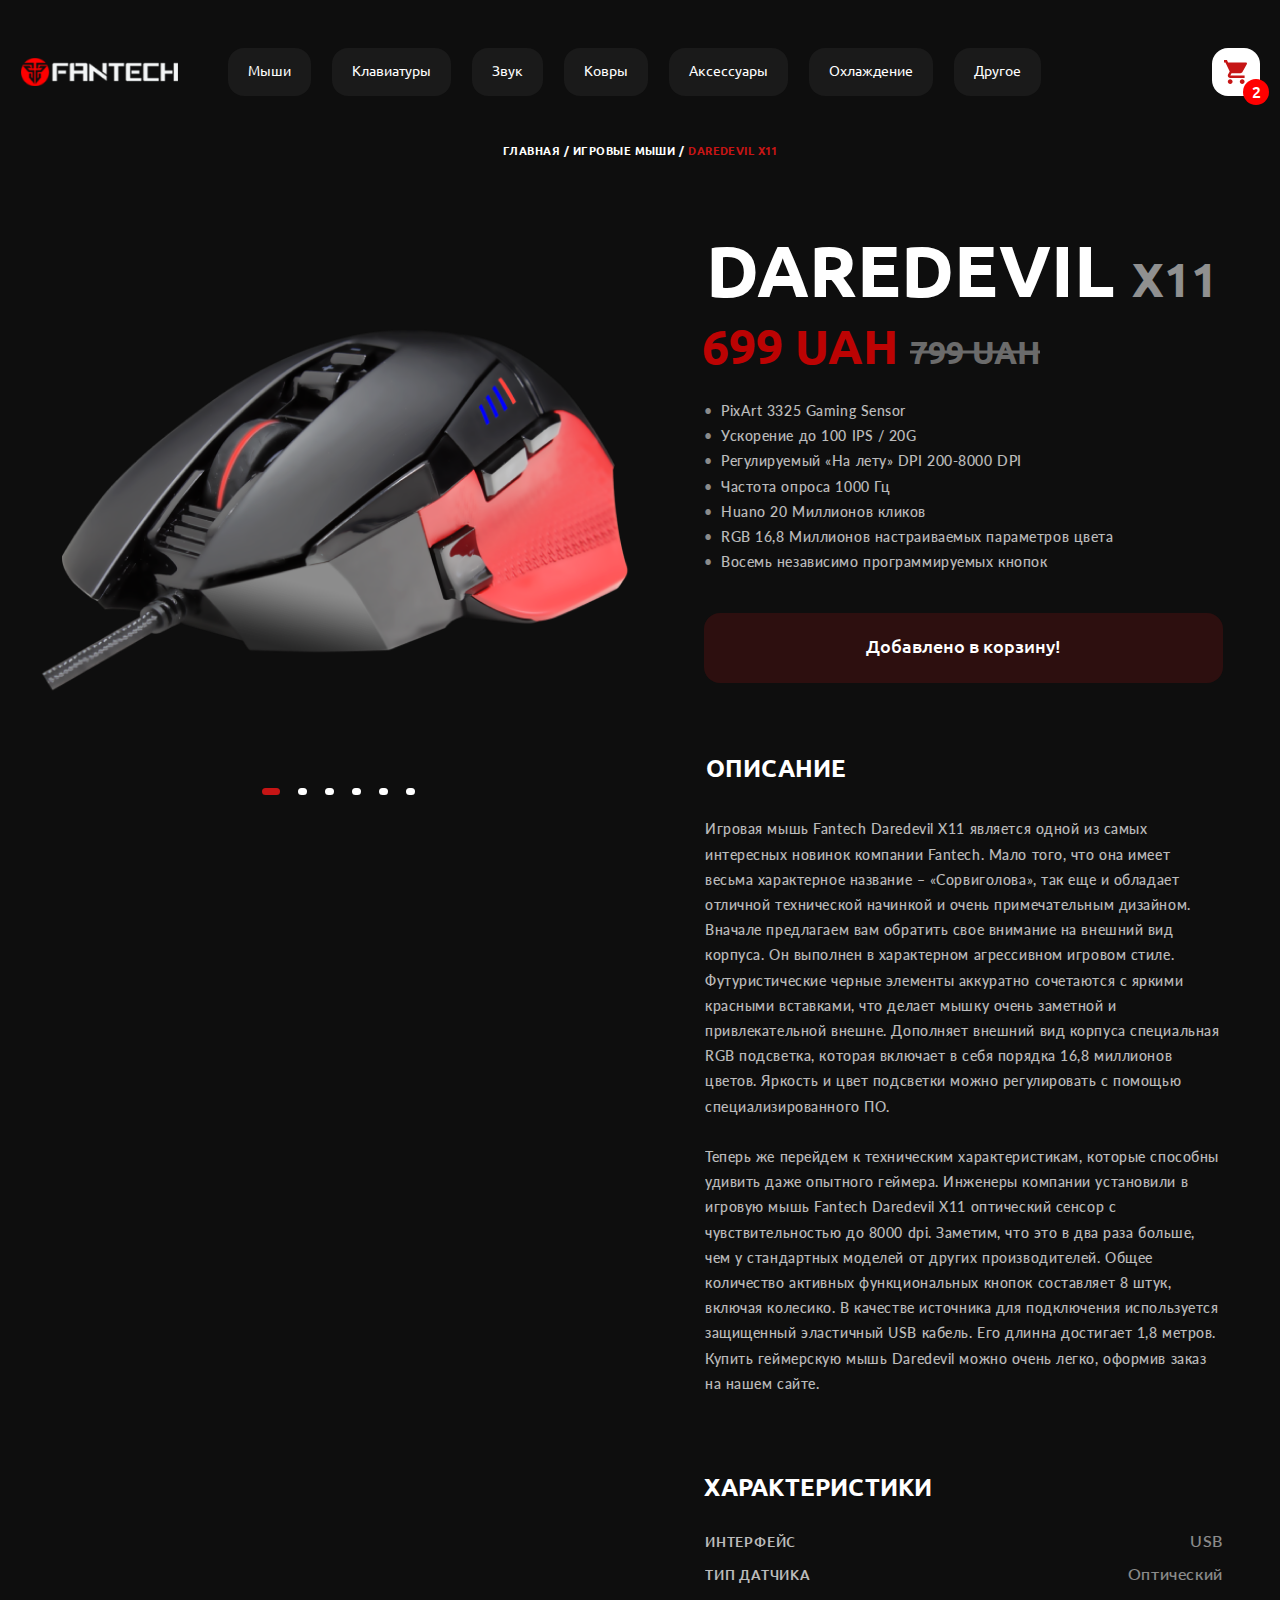
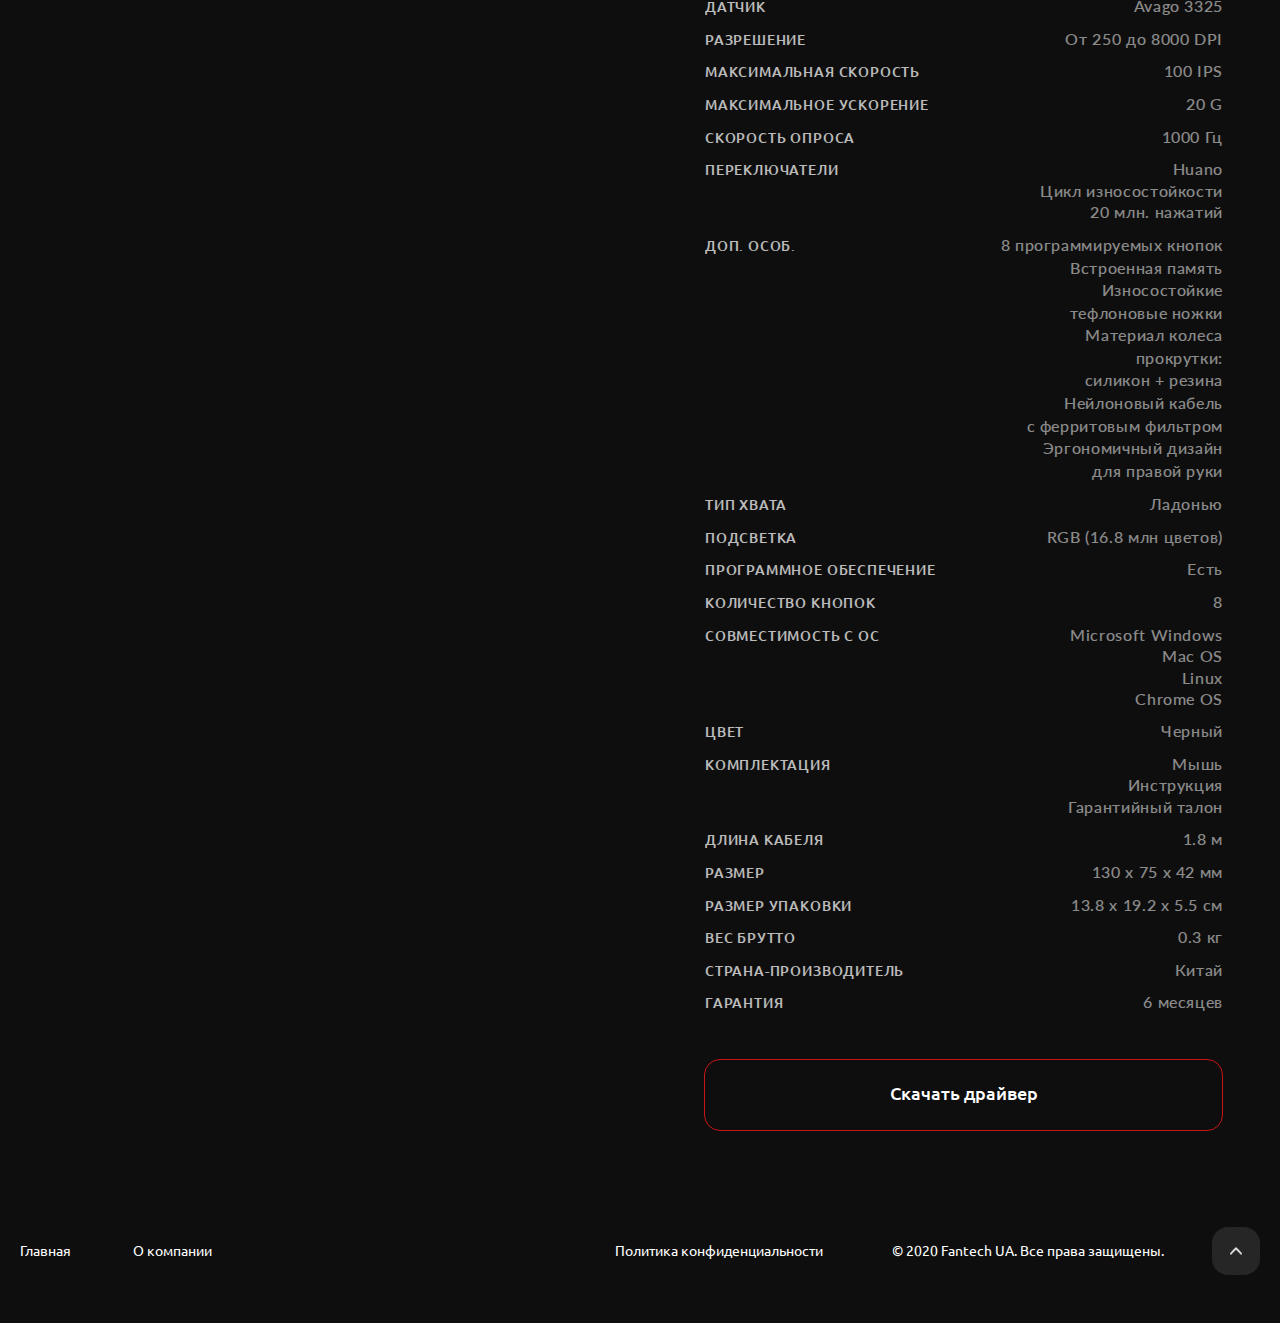
<file: product-cart-page.html>
<!DOCTYPE html>
<html lang="ru">
  <head>
    <meta charset="utf-8" />
    <meta http-equiv="X-UA-Compatible" content="IE=edge" />
    <title>Product Page | Fantech</title>
    <meta name="theme-color" content="#fff" />
    <meta
      name="apple-mobile-web-app-status-bar-style"
      content="black-translucent"
    />
    <meta name="viewport" content="width=device-width, user-scalable=no" />

    <link rel="stylesheet" href="css/main.min.css" />
  </head>
  <body>
    <header id="header">
      <div class="container">
        <nav class="navbar navbar-js">
          <div class="nav-header">
            <a href="#" class="logo"
              ><img src="img/logo/logo.png" alt="Fantech logo" class="logo-img"
            /></a>
            <button class="navbar-toggler navbar-toggler-js"></button>
          </div>

          <ul class="navigation">
            <li class="nav-item">
              <a href="#" class="nav-link mouses">Мыши</a>
            </li>
            <li class="nav-item">
              <a href="#" class="nav-link keyboards">Клавиатуры</a>
            </li>
            <li class="nav-item">
              <a href="#" class="nav-link sound">Звук</a>
            </li>
            <li class="nav-item">
              <a href="#" class="nav-link carpets">Ковры</a>
            </li>
            <li class="nav-item">
              <a href="#" class="nav-link accessories">Аксессуары</a>
            </li>
            <li class="nav-item">
              <a href="#" class="nav-link cooling">Охлаждение</a>
            </li>
            <li class="nav-item">
              <a href="#" class="nav-link other">Другое</a>
            </li>
          </ul>

          <button
            class="open-contacts open-modal-js d-none" 
            data-modal="making-call"
          ></button>

          <div class="nav-footer">
            <ul class="nav-footer-links">
              <li class="nav-item home">
                <a href="#" class="nav-link">Главная</a>
              </li>
              <li class="nav-item about-company">
                <a href="#" class="nav-link">О компании</a>
              </li>
              <li class="nav-item politics">
                <a href="#" class="nav-link">Политика конф.</a>
              </li>
            </ul>
            <p class="copyright">© 2020 Fantech UA. Все права защищены.</p>
          </div>

          <button class="cart-btn cart-btn-js">
            <span class="badge products-quantity">2</span>
          </button>

          <div class="cart-container cart-container-js">
            <div class="cart">
              <div class="cart-card card">
                <div class="card-header">
                  <h5 class="title">КОРЗИНА</h5>
                  <button class="close-cart close-cart-js"></button>
                </div>
                <div class="card-body">
                  <ul class="cart-products-list">
                    <li class="product product-js">
                      <div class="product-img">
                        <img src="img/poroducts/cart/01.png" alt="DAREDEVIL" />
                      </div>
                      <div class="product-description" >
                        <p class="product-name" data-product-name="DAREDEVIL X11">
                          DAREDEVIL <span class="model">X11</span>
                        </p>
                        <p class="product-color" data-product-color="Черный">Черный</p>
                        <form>
                          <input
                            type="number"
                            class="product-quantity product-quantity-js"
                            value="1"
                          />
                        </form>
                        <p class="product-price">669 UAH</p>
                      </div>
                      <button class="remove-product-btn"></button>
                    </li>
                    <li class="product product-js">
                      <div class="product-img">
                        <img src="img/poroducts/cart/02.png" alt="TITAN" />
                      </div>
                      <div class="product-description">
                        <p class="product-name" data-product-name="TITAN X4s">
                          TITAN <span class="model">X4s</span>
                        </p>
                        <p class="product-color" data-product-color="Черный">Черный</p>
                        <form>
                          <input
                            type="number"
                            pattern="[0-9]*"
                            class="product-quantity product-quantity-js"
                            value="1"
                          />
                        </form>
                        <p class="product-price">669 UAH</p>
                      </div>
                      <button class="remove-product-btn"></button>
                    </li>
                  </ul>
                  <div class="total-price-container">
                    <p class="title">ВСЕГО:</p>
                    <p class="price total-price-js">1338 UAH</p>
                  </div>
                </div>
                <div class="card-footer">
                  <button class="btn btn-red checkout-btn checkout-btn-js">
                    Оформить заказ
                  </button>
                </div>
              </div>
              <div class="contact-card contact-card-js card">
                <div class="card-header">
                  <button class="back-to-cart back-to-cart-js"></button>
                  <h5 class="title">Оформление заказа</h5>
                </div>
                <div class="card-body">
                  <form class="making-call-form checkout-form-js" action="php/telegram.php">
                    <input
                      type="text"
                      placeholder="ФИО"
                      name="user-name"
                      class="user-name form-control"
                    />
                    <input
                      type="text"
                      placeholder="Телефон"
                      name="user-phone"
                      class="user-phone form-control phone"
                    />
                    <button class="btn btn-grey submit-form">
                      Подтвердить
                    </button>

                    <div class="form-feedback"></div>
                  </form>

                  <div class="thanks thanks-js">
                    <h5>Спасибо за Ваш заказ!</h5>
                    <p>Мы свяжемся с Вами в ближайшее время и уточним детали!</p>
                  </div>

                </div>
              </div>
            </div>
          </div>
        </nav>
      </div>
    </header>

    <div class="product-page-container container">
      <main id="main">
        <section class="about-page-section">
          <ul class="bread-crumbs">
            <li><a href="#" class="link">Главная</a></li>
            <li><a href="#" class="link">ИГРОВЫЕ МЫШИ</a></li>
            <li><a href="#" class="link">DAREDEVIL X11</a></li>
          </ul>
        </section>
        <section class="product-preview-section">
          <div class="previev-product owl-carousel owl-theme">
            <div class="item">
              <img
                src="img/poroducts/product-page/01.png"
                alt="DAREDEVIL X11"
              />
            </div>
            <div class="item">
              <img
                src="img/poroducts/product-page/01.png"
                alt="DAREDEVIL X11"
              />
            </div>
            <div class="item">
              <img
                src="img/poroducts/product-page/01.png"
                alt="DAREDEVIL X11"
              />
            </div>
            <div class="item">
              <img
                src="img/poroducts/product-page/01.png"
                alt="DAREDEVIL X11"
              />
            </div>
            <div class="item">
              <img
                src="img/poroducts/product-page/01.png"
                alt="DAREDEVIL X11"
              />
            </div>
            <div class="item">
              <img
                src="img/poroducts/product-page/01.png"
                alt="DAREDEVIL X11"
              />
            </div>
          </div>
        </section>
        <section class="about-product-section">
          <div class="basic-information-product">
            <h1 class="product-name">
              DAREDEVIL <span class="grey-text product-model">X11</span>
            </h1>
            <p class="product-price">
              699 <span class="currency">UAH</span>
              <span class="last-price"
                >799 <span class="currency">UAH</span></span
              >
            </p>
            <ul class="product-specifications-list">
              <li>PixArt 3325 Gaming Sensor</li>
              <li>Ускорение до 100 IPS / 20G</li>
              <li>Регулируемый «На лету» DPI 200-8000 DPI</li>
              <li>Частота опроса 1000 Гц</li>
              <li>Huano 20 Миллионов кликов</li>
              <li>RGB 16,8 Миллионов настраиваемых параметров цвета</li>
              <li>Восемь независимо программируемых кнопок</li>
            </ul>
          </div>
          <div class="product-trade-container">
            <form class="product-trade-form product-trade-js pruduct-in-cart">
              <select name="product-color" class="product-color form-control">
                <option value="black">Черный</option>
                <option value="red">Красный</option>
                <option value="blue">Синий</option>
              </select>
              <button class="buy-product btn btn-redSecond">Добавлено в корзину!</button>
            </form>
          </div>
          <div class="full-information-product">
            <div class="description-product">
              <h3 class="title">ОПИСАНИЕ</h3>
              <p class="description">
                Игровая мышь Fantech Daredevil X11 является одной из самых
                интересных новинок компании Fantech. Мало того, что она имеет
                весьма характерное название – «Сорвиголова», так еще и обладает
                отличной технической начинкой и очень примечательным дизайном.
                Вначале предлагаем вам обратить свое внимание на внешний вид
                корпуса. Он выполнен в характерном агрессивном игровом стиле.
                Футуристические черные элементы аккуратно сочетаются с яркими
                красными вставками, что делает мышку очень заметной и
                привлекательной внешне. Дополняет внешний вид корпуса
                специальная RGB подсветка, которая включает в себя порядка 16,8
                миллионов цветов. Яркость и цвет подсветки можно регулировать с
                помощью специализированного ПО.
                <br /><br /><span class="separator"></span>
                Теперь же перейдем к техническим характеристикам, которые
                способны удивить даже опытного геймера. Инженеры компании
                установили в игровую мышь Fantech Daredevil X11 оптический
                сенсор с чувствительностью до 8000 dpi. Заметим, что это в два
                раза больше, чем у стандартных моделей от других производителей.
                Общее количество активных функциональных кнопок составляет 8
                штук, включая колесико. В качестве источника для подключения
                используется защищенный эластичный USB кабель. Его длинна
                достигает 1,8 метров. Купить геймерскую мышь Daredevil можно
                очень легко, оформив заказ на нашем сайте.
              </p>
            </div>
            <div class="product-specifications">
              <h3 class="title">ХАРАКТЕРИСТИКИ</h3>
              <ul class="product-specifications-list">
                <li>
                  <span class="name">Интерфейс</span>
                  <ul class="specifications">
                    <li>USB</li>
                  </ul>
                </li>
                <li>
                  <span class="name">Тип датчика</span>
                  <ul class="specifications">
                    <li>Оптический</li>
                  </ul>
                </li>
                <li>
                  <span class="name">Датчик</span>
                  <ul class="specifications">
                    <li>Avago 3325</li>
                  </ul>
                </li>
                <li>
                  <span class="name">Разрешение</span>
                  <ul class="specifications">
                    <li>От 250 до 8000 DPI</li>
                  </ul>
                </li>
                <li>
                  <span class="name">Максимальная скорость</span>
                  <ul class="specifications">
                    <li>100 IPS</li>
                  </ul>
                </li>
                <li>
                  <span class="name">Максимальное ускорение</span>
                  <ul class="specifications">
                    <li>20 G</li>
                  </ul>
                </li>
                <li>
                  <span class="name">Скорость опроса</span>
                  <ul class="specifications">
                    <li>1000 Гц</li>
                  </ul>
                </li>
                <li>
                  <span class="name">Переключатели</span>
                  <ul class="specifications">
                    <li>
                      Huano <br />
                      Цикл износостойкости <br />
                      20 млн. нажатий
                    </li>
                  </ul>
                </li>
                <li class="separator-margin">
                  <span class="name">Доп. особ.</span>
                  <ul class="specifications line-height-pixel-perfect">
                    <li>8 программируемых кнопок</li>
                    <li>Встроенная память</li>
                    <li>
                      Износостойкие <br />
                      тефлоновые ножки
                    </li>
                    <li>
                      Материал колеса прокрутки: <br />
                      силикон + резина Нейлоновый кабель <br />
                      с ферритовым фильтром
                    </li>
                    <li>
                      Эргономичный дизайн <br />
                      для правой руки
                    </li>
                  </ul>
                </li>
                <li class="margin-pixel-perfect-1">
                  <span class="name">ТИП ХВАТА</span>
                  <ul class="specifications">
                    <li>Ладонью</li>
                  </ul>
                </li>
                <li>
                  <span class="name">Подсветка</span>
                  <ul class="specifications">
                    <li>RGB (16.8 млн цветов)</li>
                  </ul>
                </li>
                <li>
                  <span class="name">Программное обеспечение</span>
                  <ul class="specifications">
                    <li>Есть</li>
                  </ul>
                </li>
                <li>
                  <span class="name">Количество кнопок</span>
                  <ul class="specifications">
                    <li>8</li>
                  </ul>
                </li>
                <li>
                  <span class="name">Совместимость с ОС</span>
                  <ul class="specifications">
                    <li>Microsoft Windows</li>
                    <li>Mac OS</li>
                    <li>Linux</li>
                    <li>Chrome OS</li>
                  </ul>
                </li>
                <li class="margin-pixel-perfect-2">
                  <span class="name">Цвет</span>
                  <ul class="specifications">
                    <li>Черный</li>
                  </ul>
                </li>
                <li>
                  <span class="name">Комплектация</span>
                  <ul class="specifications">
                    <li>Мышь</li>
                    <li>Инструкция</li>
                    <li>Гарантийный талон</li>
                  </ul>
                </li>
                <li>
                  <span class="name">Длина кабеля</span>
                  <ul class="specifications">
                    <li>1.8 м</li>
                  </ul>
                </li>
                <li>
                  <span class="name">Размер</span>
                  <ul class="specifications">
                    <li>130 x 75 x 42 мм</li>
                  </ul>
                </li>
                <li>
                  <span class="name">Размер упаковки</span>
                  <ul class="specifications">
                    <li>13.8 х 19.2 х 5.5 см</li>
                  </ul>
                </li>
                <li>
                  <span class="name">Вес брутто</span>
                  <ul class="specifications">
                    <li>0.3 кг</li>
                  </ul>
                </li>
                <li>
                  <span class="name">Страна-производитель</span>
                  <ul class="specifications">
                    <li>Китай</li>
                  </ul>
                </li>
                <li>
                  <span class="name">ГАРАНТИЯ</span>
                  <ul class="specifications">
                    <li>6 месяцев</li>
                  </ul>
                </li>
              </ul>
            </div>
            <div class="download-driver">
              <a href="#" class="download-driver-btn btn btn-red-outline"
                >Скачать драйвер</a
              >
            </div>
          </div>
        </section>
      </main>
    </div>

    <footer id="footer">
      <div class="container footer-content">
        <div class="footer-left-part">
          <ul class="navigation">
            <li class="nav-item"><a href="#" class="nav-link">Главная</a></li>
            <li class="nav-item">
              <a href="#" class="nav-link">О компании</a>
            </li>
          </ul>
        </div>
        <div class="footer-right-part">
          <ul class="navigation">
            <li class="nav-item">
              <a href="#" class="nav-link">Политика конфиденциальности</a>
            </li>
          </ul>
          <p class="copyright">© 2020 Fantech UA. Все права защищены.</p>
          <a href="#" class="scroll-to-top scroll-to-top-js"></a>
        </div>
      </div>
    </footer>

    <div
      class="modal-container modal-container-js making-call-modal"
      id="making-call"
    >
      <div class="modal">
        <div class="modal-header">
          <h5 class="modal-title">Оформление звонка</h5>

          <button class="modal-close-icon close-modal-js"></button>
        </div>
        <div class="modal-body">
          <form
            action="php/telegram.php"
            class="making-call-form making-call-form-js"
          >
            <input
              type="text"
              placeholder="ФИО"
              name="user-name"
              class="user-name form-control"
            />
            <input
              type="text"
              placeholder="Телефон"
              name="user-phone"
              class="user-phone form-control phone"
            />
            <button class="btn btn-grey submit-form">Перезвоните мне</button>

            <div class="form-feedback"></div>
          </form>
        </div>
        <div class="thanks thanks-js">
          <h5>Спасибо за Ваше обращение!</h5>
          <p>Мы свяжемся с Вами в ближайшее время и уточним детали заказа!</p>
        </div>
      </div>
    </div>

    <script src="js/scripts.min.js"></script>
    <script src="js/pages/product-page.js"></script>
  </body>
</html>
</file>
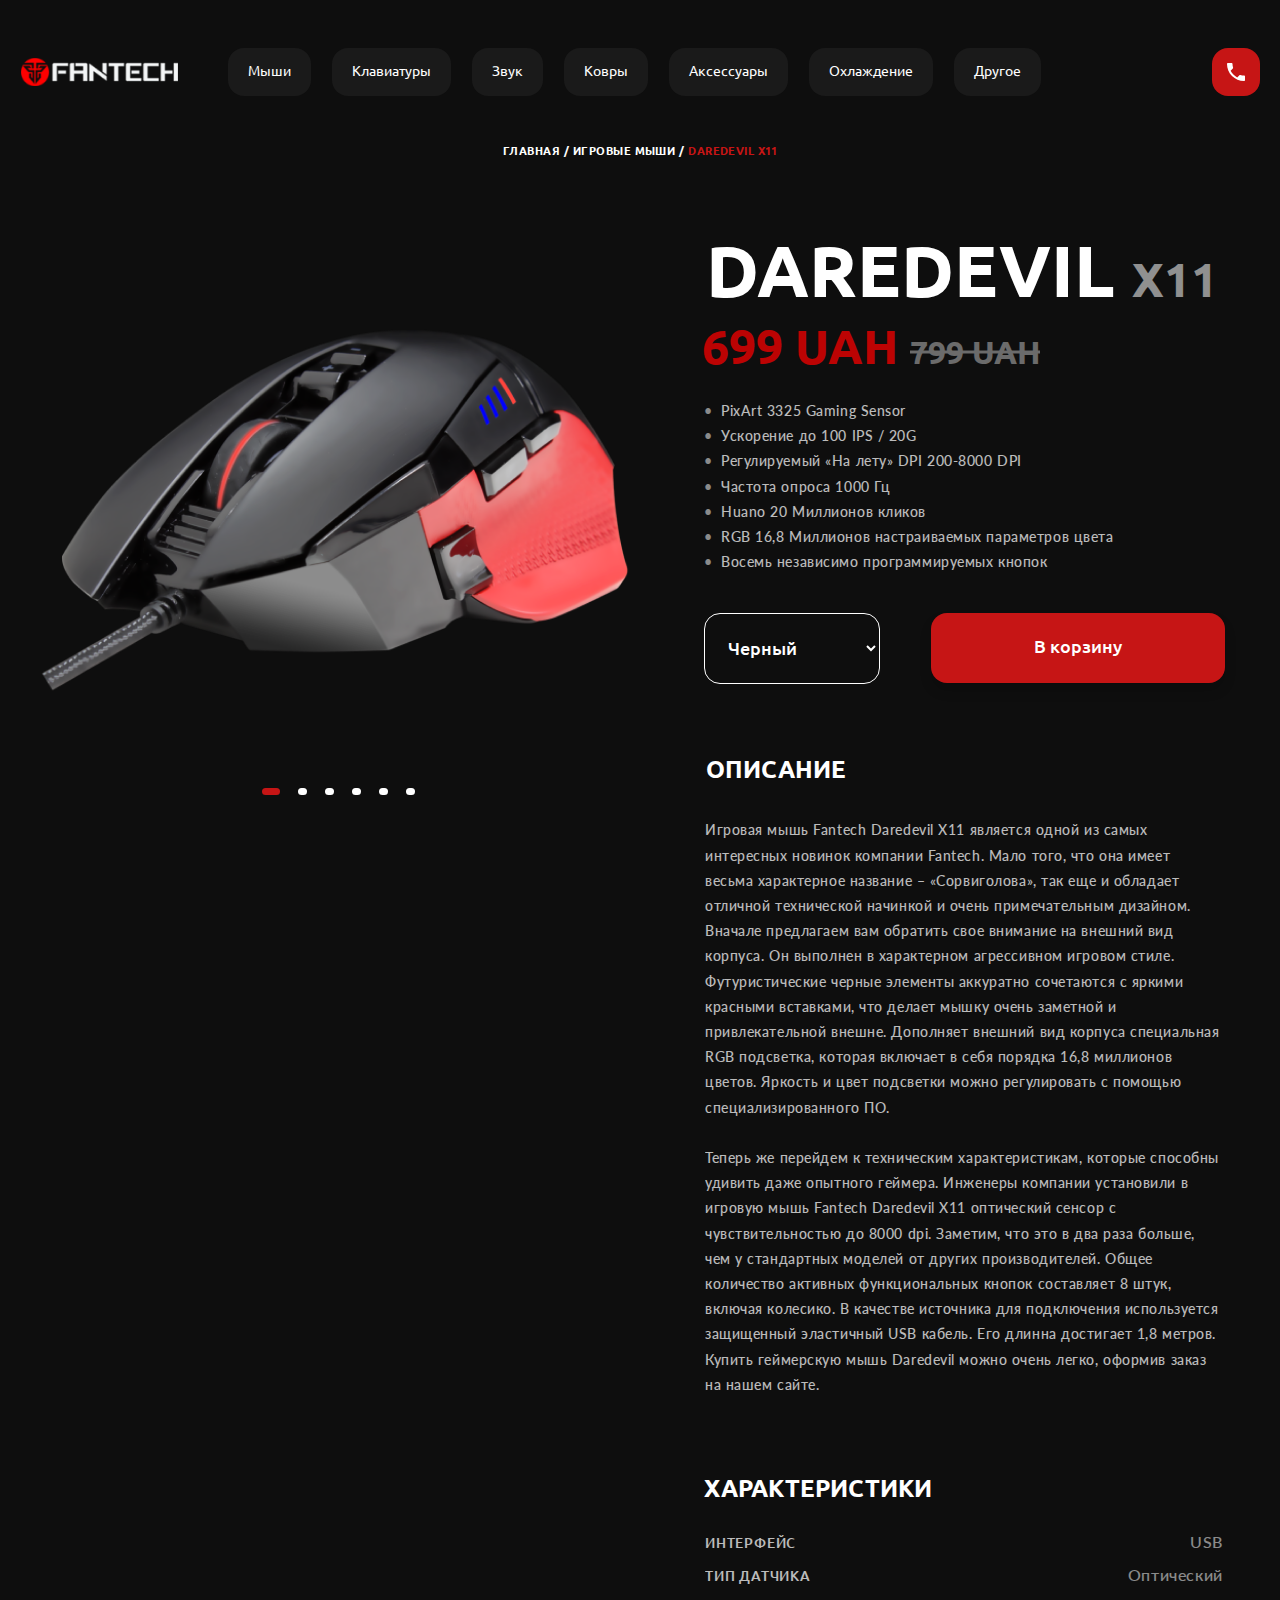
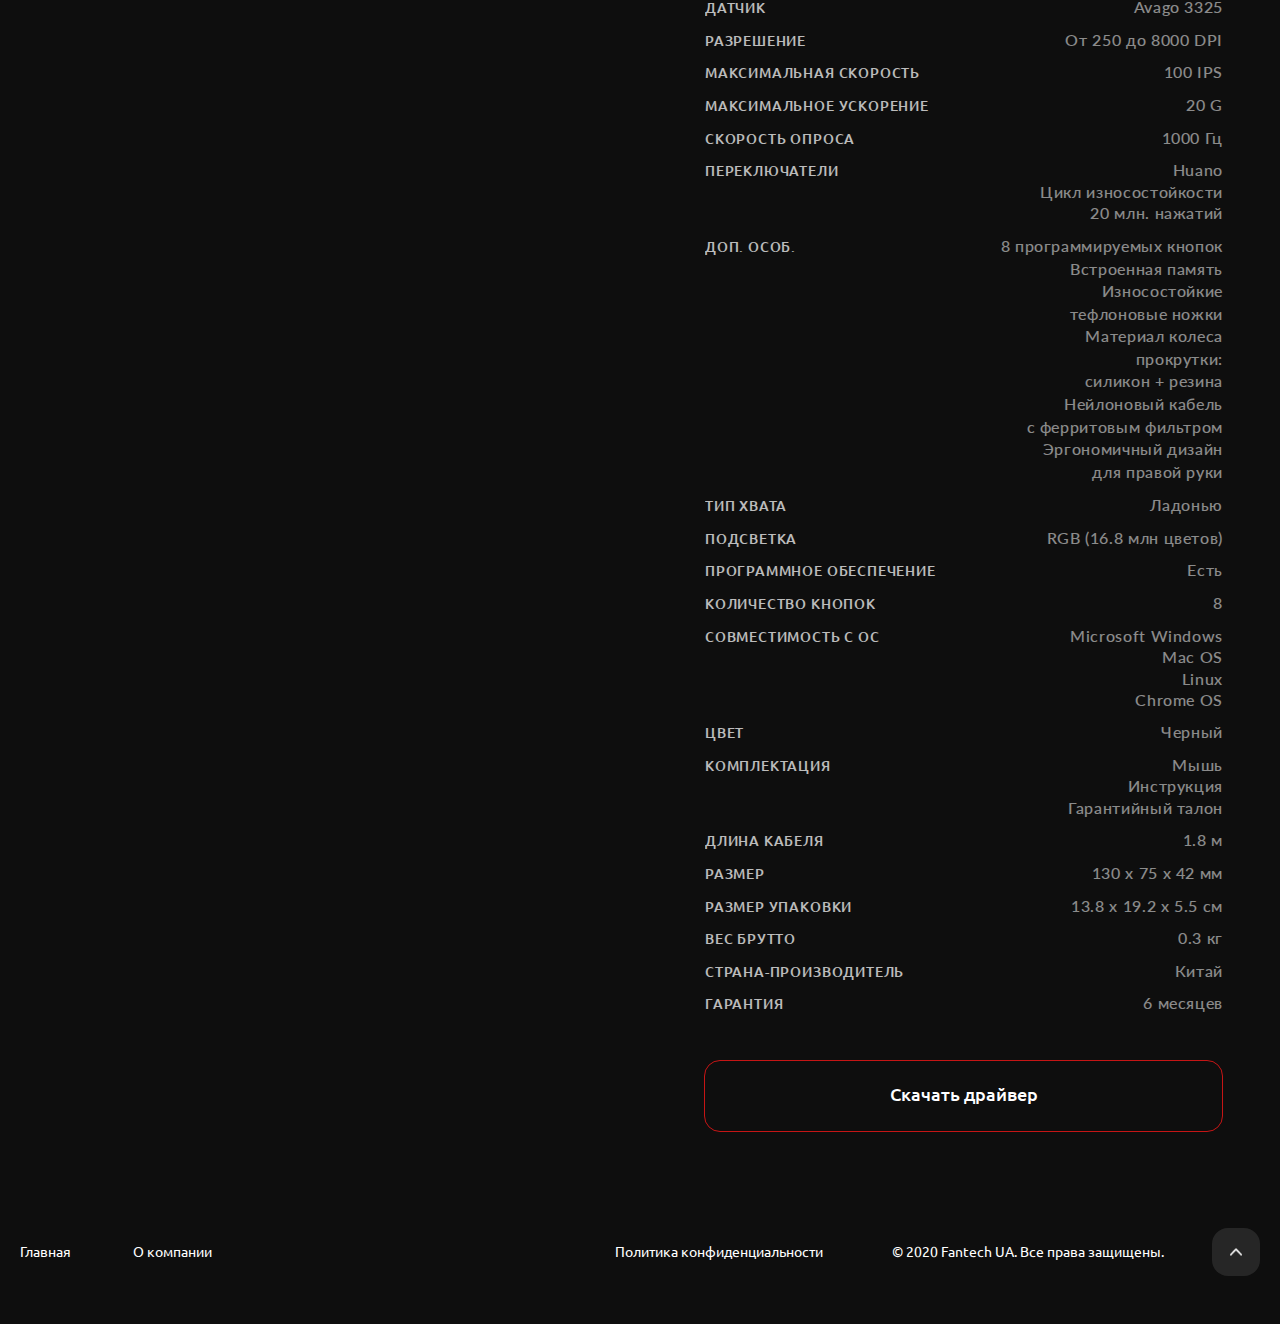
<file: product-page.html>
<!DOCTYPE html>
<html lang="ru">
  <head>
    <meta charset="utf-8" />
    <meta http-equiv="X-UA-Compatible" content="IE=edge" />
    <title>Product Page | Fantech</title>
    <meta name="theme-color" content="#fff" />
    <meta
      name="apple-mobile-web-app-status-bar-style"
      content="black-translucent"
    />
    <meta name="viewport" content="width=device-width, user-scalable=no" />

    <link rel="stylesheet" href="css/main.min.css" />
  </head>
  <body>
    <header id="header">
      <div class="container">
        <nav class="navbar navbar-js">
          <div class="nav-header">
            <a href="#" class="logo"
              ><img src="img/logo/logo.png" alt="Fantech logo" class="logo-img"
            /></a>
            <button class="navbar-toggler navbar-toggler-js"></button>
          </div>

          <ul class="navigation">
            <li class="nav-item">
              <a href="#" class="nav-link mouses">Мыши</a>
            </li>
            <li class="nav-item">
              <a href="#" class="nav-link keyboards">Клавиатуры</a>
            </li>
            <li class="nav-item">
              <a href="#" class="nav-link sound">Звук</a>
            </li>
            <li class="nav-item">
              <a href="#" class="nav-link carpets">Ковры</a>
            </li>
            <li class="nav-item">
              <a href="#" class="nav-link accessories">Аксессуары</a>
            </li>
            <li class="nav-item">
              <a href="#" class="nav-link cooling">Охлаждение</a>
            </li>
            <li class="nav-item">
              <a href="#" class="nav-link other">Другое</a>
            </li>
          </ul>

          <button
            class="open-contacts open-modal-js"
            data-modal="making-call"
          ></button>

          <div class="nav-footer">
            <ul class="nav-footer-links">
              <li class="nav-item home">
                <a href="#" class="nav-link">Главная</a>
              </li>
              <li class="nav-item about-company">
                <a href="#" class="nav-link">О компании</a>
              </li>
              <li class="nav-item politics">
                <a href="#" class="nav-link">Политика конф.</a>
              </li>
            </ul>
            <p class="copyright">© 2020 Fantech UA. Все права защищены.</p>
          </div>

          <button class="cart-btn cart-btn-js d-none">
            <span class="badge products-quantity">2</span>
          </button>

          <div class="cart-container cart-container-js">
            <div class="cart">
              <div class="cart-card card">
                <div class="card-header">
                  <h5 class="title">КОРЗИНА</h5>
                  <button class="close-cart close-cart-js"></button>
                </div>
                <div class="card-body">
                  <ul class="cart-products-list">
                    <li class="product product-js">
                      <div class="product-img">
                        <img src="img/poroducts/cart/01.png" alt="DAREDEVIL" />
                      </div>
                      <div class="product-description" >
                        <p class="product-name" data-product-name="DAREDEVIL X11">
                          DAREDEVIL <span class="model">X11</span>
                        </p>
                        <p class="product-color" data-product-color="Черный">Черный</p>
                        <form>
                          <input
                            type="number"
                            class="product-quantity product-quantity-js"
                            value="1"
                          />
                        </form>
                        <p class="product-price">669 UAH</p>
                      </div>
                      <button class="remove-product-btn"></button>
                    </li>
                    <li class="product product-js">
                      <div class="product-img">
                        <img src="img/poroducts/cart/02.png" alt="TITAN" />
                      </div>
                      <div class="product-description">
                        <p class="product-name" data-product-name="TITAN X4s">
                          TITAN <span class="model">X4s</span>
                        </p>
                        <p class="product-color" data-product-color="Черный">Черный</p>
                        <form>
                          <input
                            type="number"
                            pattern="[0-9]*"
                            class="product-quantity product-quantity-js"
                            value="1"
                          />
                        </form>
                        <p class="product-price">669 UAH</p>
                      </div>
                      <button class="remove-product-btn"></button>
                    </li>
                  </ul>
                  <div class="total-price-container">
                    <p class="title">ВСЕГО:</p>
                    <p class="price total-price-js">1338 UAH</p>
                  </div>
                </div>
                <div class="card-footer">
                  <button class="btn btn-red checkout-btn checkout-btn-js">
                    Оформить заказ
                  </button>
                </div>
              </div>
              <div class="contact-card contact-card-js card">
                <div class="card-header">
                  <button class="back-to-cart back-to-cart-js"></button>
                  <h5 class="title">Оформление заказа</h5>
                </div>
                <div class="card-body">
                  <form class="making-call-form checkout-form-js" action="php/telegram.php">
                    <input
                      type="text"
                      placeholder="ФИО"
                      name="user-name"
                      class="user-name form-control"
                    />
                    <input
                      type="text"
                      placeholder="Телефон"
                      name="user-phone"
                      class="user-phone form-control phone"
                    />
                    <button class="btn btn-grey submit-form">
                      Подтвердить
                    </button>

                    <div class="form-feedback"></div>
                  </form>

                  <div class="thanks thanks-js">
                    <h5>Спасибо за Ваш заказ!</h5>
                    <p>Мы свяжемся с Вами в ближайшее время и уточним детали!</p>
                  </div>

                </div>
              </div>
            </div>
          </div>
        </nav>
      </div>
    </header>

    <div class="product-page-container container">
      <main id="main">
        <section class="about-page-section">
          <ul class="bread-crumbs">
            <li><a href="#" class="link">Главная</a></li>
            <li><a href="#" class="link">ИГРОВЫЕ МЫШИ</a></li>
            <li><a href="#" class="link">DAREDEVIL X11</a></li>
          </ul>
        </section>
        <section class="product-preview-section">
          <div class="previev-product owl-carousel owl-theme">
            <div class="item">
              <img
                src="img/poroducts/product-page/01.png"
                alt="DAREDEVIL X11"
              />
            </div>
            <div class="item">
              <img
                src="img/poroducts/product-page/01.png"
                alt="DAREDEVIL X11"
              />
            </div>
            <div class="item">
              <img
                src="img/poroducts/product-page/01.png"
                alt="DAREDEVIL X11"
              />
            </div>
            <div class="item">
              <img
                src="img/poroducts/product-page/01.png"
                alt="DAREDEVIL X11"
              />
            </div>
            <div class="item">
              <img
                src="img/poroducts/product-page/01.png"
                alt="DAREDEVIL X11"
              />
            </div>
            <div class="item">
              <img
                src="img/poroducts/product-page/01.png"
                alt="DAREDEVIL X11"
              />
            </div>
          </div>
        </section>
        <section class="about-product-section">
          <div class="basic-information-product">
            <h1 class="product-name">
              DAREDEVIL <span class="grey-text product-model">X11</span>
            </h1>
            <p class="product-price">
              699 <span class="currency">UAH</span>
              <span class="last-price"
                >799 <span class="currency">UAH</span></span
              >
            </p>
            <ul class="product-specifications-list">
              <li>PixArt 3325 Gaming Sensor</li>
              <li>Ускорение до 100 IPS / 20G</li>
              <li>Регулируемый «На лету» DPI 200-8000 DPI</li>
              <li>Частота опроса 1000 Гц</li>
              <li>Huano 20 Миллионов кликов</li>
              <li>RGB 16,8 Миллионов настраиваемых параметров цвета</li>
              <li>Восемь независимо программируемых кнопок</li>
            </ul>
          </div>
          <div class="product-trade-container">
            <form class="product-trade-form product-trade-js">
              <select name="product-color" class="product-color form-control">
                <option value="black">Черный</option>
                <option value="red">Красный</option>
                <option value="blue">Синий</option>
              </select>
              <button class="buy-product btn btn-red">В корзину</button>
            </form>
          </div>
          <div class="full-information-product">
            <div class="description-product">
              <h3 class="title">ОПИСАНИЕ</h3>
              <p class="description">
                Игровая мышь Fantech Daredevil X11 является одной из самых
                интересных новинок компании Fantech. Мало того, что она имеет
                весьма характерное название – «Сорвиголова», так еще и обладает
                отличной технической начинкой и очень примечательным дизайном.
                Вначале предлагаем вам обратить свое внимание на внешний вид
                корпуса. Он выполнен в характерном агрессивном игровом стиле.
                Футуристические черные элементы аккуратно сочетаются с яркими
                красными вставками, что делает мышку очень заметной и
                привлекательной внешне. Дополняет внешний вид корпуса
                специальная RGB подсветка, которая включает в себя порядка 16,8
                миллионов цветов. Яркость и цвет подсветки можно регулировать с
                помощью специализированного ПО.
                <br /><br /><span class="separator"></span>
                Теперь же перейдем к техническим характеристикам, которые
                способны удивить даже опытного геймера. Инженеры компании
                установили в игровую мышь Fantech Daredevil X11 оптический
                сенсор с чувствительностью до 8000 dpi. Заметим, что это в два
                раза больше, чем у стандартных моделей от других производителей.
                Общее количество активных функциональных кнопок составляет 8
                штук, включая колесико. В качестве источника для подключения
                используется защищенный эластичный USB кабель. Его длинна
                достигает 1,8 метров. Купить геймерскую мышь Daredevil можно
                очень легко, оформив заказ на нашем сайте.
              </p>
            </div>
            <div class="product-specifications">
              <h3 class="title">ХАРАКТЕРИСТИКИ</h3>
              <ul class="product-specifications-list">
                <li>
                  <span class="name">Интерфейс</span>
                  <ul class="specifications">
                    <li>USB</li>
                  </ul>
                </li>
                <li>
                  <span class="name">Тип датчика</span>
                  <ul class="specifications">
                    <li>Оптический</li>
                  </ul>
                </li>
                <li>
                  <span class="name">Датчик</span>
                  <ul class="specifications">
                    <li>Avago 3325</li>
                  </ul>
                </li>
                <li>
                  <span class="name">Разрешение</span>
                  <ul class="specifications">
                    <li>От 250 до 8000 DPI</li>
                  </ul>
                </li>
                <li>
                  <span class="name">Максимальная скорость</span>
                  <ul class="specifications">
                    <li>100 IPS</li>
                  </ul>
                </li>
                <li>
                  <span class="name">Максимальное ускорение</span>
                  <ul class="specifications">
                    <li>20 G</li>
                  </ul>
                </li>
                <li>
                  <span class="name">Скорость опроса</span>
                  <ul class="specifications">
                    <li>1000 Гц</li>
                  </ul>
                </li>
                <li>
                  <span class="name">Переключатели</span>
                  <ul class="specifications">
                    <li>
                      Huano <br />
                      Цикл износостойкости <br />
                      20 млн. нажатий
                    </li>
                  </ul>
                </li>
                <li class="separator-margin">
                  <span class="name">Доп. особ.</span>
                  <ul class="specifications line-height-pixel-perfect">
                    <li>8 программируемых кнопок</li>
                    <li>Встроенная память</li>
                    <li>
                      Износостойкие <br />
                      тефлоновые ножки
                    </li>
                    <li>
                      Материал колеса прокрутки: <br />
                      силикон + резина Нейлоновый кабель <br />
                      с ферритовым фильтром
                    </li>
                    <li>
                      Эргономичный дизайн <br />
                      для правой руки
                    </li>
                  </ul>
                </li>
                <li class="margin-pixel-perfect-1">
                  <span class="name">ТИП ХВАТА</span>
                  <ul class="specifications">
                    <li>Ладонью</li>
                  </ul>
                </li>
                <li>
                  <span class="name">Подсветка</span>
                  <ul class="specifications">
                    <li>RGB (16.8 млн цветов)</li>
                  </ul>
                </li>
                <li>
                  <span class="name">Программное обеспечение</span>
                  <ul class="specifications">
                    <li>Есть</li>
                  </ul>
                </li>
                <li>
                  <span class="name">Количество кнопок</span>
                  <ul class="specifications">
                    <li>8</li>
                  </ul>
                </li>
                <li>
                  <span class="name">Совместимость с ОС</span>
                  <ul class="specifications">
                    <li>Microsoft Windows</li>
                    <li>Mac OS</li>
                    <li>Linux</li>
                    <li>Chrome OS</li>
                  </ul>
                </li>
                <li class="margin-pixel-perfect-2">
                  <span class="name">Цвет</span>
                  <ul class="specifications">
                    <li>Черный</li>
                  </ul>
                </li>
                <li>
                  <span class="name">Комплектация</span>
                  <ul class="specifications">
                    <li>Мышь</li>
                    <li>Инструкция</li>
                    <li>Гарантийный талон</li>
                  </ul>
                </li>
                <li>
                  <span class="name">Длина кабеля</span>
                  <ul class="specifications">
                    <li>1.8 м</li>
                  </ul>
                </li>
                <li>
                  <span class="name">Размер</span>
                  <ul class="specifications">
                    <li>130 x 75 x 42 мм</li>
                  </ul>
                </li>
                <li>
                  <span class="name">Размер упаковки</span>
                  <ul class="specifications">
                    <li>13.8 х 19.2 х 5.5 см</li>
                  </ul>
                </li>
                <li>
                  <span class="name">Вес брутто</span>
                  <ul class="specifications">
                    <li>0.3 кг</li>
                  </ul>
                </li>
                <li>
                  <span class="name">Страна-производитель</span>
                  <ul class="specifications">
                    <li>Китай</li>
                  </ul>
                </li>
                <li>
                  <span class="name">ГАРАНТИЯ</span>
                  <ul class="specifications">
                    <li>6 месяцев</li>
                  </ul>
                </li>
              </ul>
            </div>
            <div class="download-driver">
              <a href="#" class="download-driver-btn btn btn-red-outline"
                >Скачать драйвер</a
              >
            </div>
          </div>
        </section>
      </main>
    </div>

    <footer id="footer">
      <div class="container footer-content">
        <div class="footer-left-part">
          <ul class="navigation">
            <li class="nav-item"><a href="#" class="nav-link">Главная</a></li>
            <li class="nav-item">
              <a href="#" class="nav-link">О компании</a>
            </li>
          </ul>
        </div>
        <div class="footer-right-part">
          <ul class="navigation">
            <li class="nav-item">
              <a href="#" class="nav-link">Политика конфиденциальности</a>
            </li>
          </ul>
          <p class="copyright">© 2020 Fantech UA. Все права защищены.</p>
          <a href="#" class="scroll-to-top scroll-to-top-js"></a>
        </div>
      </div>
    </footer>

    <div
      class="modal-container modal-container-js making-call-modal"
      id="making-call"
    >
      <div class="modal">
        <div class="modal-header">
          <h5 class="modal-title">Оформление звонка</h5>

          <button class="modal-close-icon close-modal-js"></button>
        </div>
        <div class="modal-body">
          <form
            action="php/telegram.php"
            class="making-call-form making-call-form-js"
          >
            <input
              type="text"
              placeholder="ФИО"
              name="user-name"
              class="user-name form-control"
            />
            <input
              type="text"
              placeholder="Телефон"
              name="user-phone"
              class="user-phone form-control phone"
            />
            <button class="btn btn-grey submit-form">Перезвоните мне</button>

            <div class="form-feedback"></div>
          </form>
        </div>
        <div class="thanks thanks-js">
          <h5>Спасибо за Ваше обращение!</h5>
          <p>Мы свяжемся с Вами в ближайшее время и уточним детали заказа!</p>
        </div>
      </div>
    </div>

    <script src="js/scripts.min.js"></script>
    <script src="js/pages/product-page.js"></script>
  </body>
</html>
</file>
<file: css/main.min.css>
@charset "UTF-8";*{-webkit-box-sizing:border-box;box-sizing:border-box;-webkit-tap-highlight-color:transparent}a,abbr,acronym,address,applet,article,aside,audio,b,big,blockquote,body,canvas,caption,center,cite,code,dd,del,details,dfn,div,dl,dt,em,embed,fieldset,figcaption,figure,footer,form,h1,h2,h3,h4,h5,h6,header,hgroup,html,i,iframe,img,ins,kbd,label,legend,li,mark,menu,nav,object,ol,output,p,pre,q,ruby,s,samp,section,small,span,strike,strong,sub,summary,sup,table,tbody,td,tfoot,th,thead,time,tr,tt,u,ul,var,video{margin:0;padding:0;border:0;font-size:100%;font:inherit;vertical-align:baseline}article,aside,details,figcaption,figure,footer,header,hgroup,menu,nav,section{display:block}body{line-height:1}ol,ul{list-style:none}blockquote,q{quotes:none}blockquote:after,blockquote:before,q:after,q:before{content:"";content:none}table{border-collapse:collapse;border-spacing:0}button{background:0 0;border:0}button:focus{outline:0}button:hover{cursor:pointer}a{text-decoration:none}html{scroll-behavior:smooth}.owl-carousel,.owl-carousel .owl-item{-webkit-tap-highlight-color:transparent;position:relative}.owl-carousel{display:none;width:100%;z-index:1}.owl-carousel .owl-stage{position:relative;-ms-touch-action:pan-Y;touch-action:manipulation;-moz-backface-visibility:hidden}.owl-carousel .owl-stage:after{content:".";display:block;clear:both;visibility:hidden;line-height:0;height:0}.owl-carousel .owl-stage-outer{position:relative;overflow:hidden;-webkit-transform:translate3d(0,0,0)}.owl-carousel .owl-item,.owl-carousel .owl-wrapper{-webkit-backface-visibility:hidden;-moz-backface-visibility:hidden;-ms-backface-visibility:hidden;-webkit-transform:translate3d(0,0,0);-moz-transform:translate3d(0,0,0);-ms-transform:translate3d(0,0,0)}.owl-carousel .owl-item{min-height:1px;float:left;-webkit-backface-visibility:hidden;-webkit-touch-callout:none}.owl-carousel .owl-item img{display:block;width:100%}.owl-carousel .owl-dots.disabled,.owl-carousel .owl-nav.disabled{display:none}.no-js .owl-carousel,.owl-carousel.owl-loaded{display:block}.owl-carousel .owl-dot,.owl-carousel .owl-nav .owl-next,.owl-carousel .owl-nav .owl-prev{cursor:pointer;-webkit-user-select:none;-moz-user-select:none;-ms-user-select:none;user-select:none}.owl-carousel .owl-nav button.owl-next,.owl-carousel .owl-nav button.owl-prev,.owl-carousel button.owl-dot{background:0 0;color:inherit;border:none;padding:0!important;font:inherit}.owl-carousel.owl-loading{opacity:0;display:block}.owl-carousel.owl-hidden{opacity:0}.owl-carousel.owl-refresh .owl-item{visibility:hidden}.owl-carousel.owl-drag .owl-item{-ms-touch-action:pan-y;touch-action:pan-y;-webkit-user-select:none;-moz-user-select:none;-ms-user-select:none;user-select:none}.owl-carousel.owl-grab{cursor:move;cursor:-webkit-grab;cursor:grab}.owl-carousel.owl-rtl{direction:rtl}.owl-carousel.owl-rtl .owl-item{float:right}.owl-carousel .animated{-webkit-animation-duration:1s;animation-duration:1s;-webkit-animation-fill-mode:both;animation-fill-mode:both}.owl-carousel .owl-animated-in{z-index:0}.owl-carousel .owl-animated-out{z-index:1}.owl-carousel .fadeOut{-webkit-animation-name:fadeOut;animation-name:fadeOut}@-webkit-keyframes fadeOut{0%{opacity:1}100%{opacity:0}}@keyframes fadeOut{0%{opacity:1}100%{opacity:0}}.owl-height{-webkit-transition:height .5s ease-in-out;-o-transition:height .5s ease-in-out;transition:height .5s ease-in-out}.owl-carousel .owl-item .owl-lazy{opacity:0;-webkit-transition:opacity .4s ease;-o-transition:opacity .4s ease;transition:opacity .4s ease}.owl-carousel .owl-item .owl-lazy:not([src]),.owl-carousel .owl-item .owl-lazy[src^=""]{max-height:0}.owl-carousel .owl-item img.owl-lazy{-webkit-transform-style:preserve-3d;transform-style:preserve-3d}.owl-carousel .owl-video-wrapper{position:relative;height:100%;background:#000}.owl-carousel .owl-video-play-icon{position:absolute;height:80px;width:80px;left:50%;top:50%;margin-left:-40px;margin-top:-40px;background:url(owl.video.play.png) no-repeat;cursor:pointer;z-index:1;-webkit-backface-visibility:hidden;-webkit-transition:-webkit-transform .1s ease;transition:-webkit-transform .1s ease;-o-transition:transform .1s ease;transition:transform .1s ease;transition:transform .1s ease,-webkit-transform .1s ease}.owl-carousel .owl-video-play-icon:hover{-ms-transform:scale(1.3,1.3);-webkit-transform:scale(1.3,1.3);transform:scale(1.3,1.3)}.owl-carousel .owl-video-playing .owl-video-play-icon,.owl-carousel .owl-video-playing .owl-video-tn{display:none}.owl-carousel .owl-video-tn{opacity:0;height:100%;background-position:center center;background-repeat:no-repeat;background-size:contain;-webkit-transition:opacity .4s ease;-o-transition:opacity .4s ease;transition:opacity .4s ease}.owl-carousel .owl-video-frame{position:relative;z-index:1;height:100%;width:100%}.owl-theme .owl-dots,.owl-theme .owl-nav{text-align:center;-webkit-tap-highlight-color:transparent}.owl-theme .owl-nav{margin-top:10px}.owl-theme .owl-nav [class*=owl-]{color:#fff;font-size:14px;margin:5px;padding:4px 7px;background:#d6d6d6;display:inline-block;cursor:pointer;border-radius:3px}.owl-theme .owl-nav [class*=owl-]:hover{background:#4dc7a0;color:#fff;text-decoration:none}.owl-theme .owl-nav .disabled{opacity:.5;cursor:default}.owl-theme .owl-nav.disabled+.owl-dots{margin-top:10px}.owl-theme .owl-dots .owl-dot{display:inline-block;zoom:1}.owl-theme .owl-dots .owl-dot span{width:10px;height:10px;margin:5px 7px;background:#d6d6d6;display:block;-webkit-backface-visibility:visible;-webkit-transition:opacity .2s ease;-o-transition:opacity .2s ease;transition:opacity .2s ease;border-radius:30px}.owl-theme .owl-dots .owl-dot.active span,.owl-theme .owl-dots .owl-dot:hover span{background:#4dc7a0}@font-face{font-family:Ubuntu;src:url(../fonts/Ubuntu/Ubuntu-Medium.woff2) format("woff2"),url(../fonts/Ubuntu/Ubuntu-Medium.woff) format("woff");font-weight:500;font-style:normal;font-display:swap}@font-face{font-family:Ubuntu;src:url(../fonts/Ubuntu/Ubuntu-Bold.woff2) format("woff2"),url(../fonts/Ubuntu/Ubuntu-Bold.woff) format("woff");font-weight:700;font-style:normal;font-display:swap}@font-face{font-family:Ubuntu;src:url(../fonts/Ubuntu/Ubuntu-Regular.woff2) format("woff2"),url(../fonts/Ubuntu/Ubuntu-Regular.woff) format("woff");font-weight:400;font-style:normal;font-display:swap}@font-face{font-family:Lato;src:url(../fonts/Lato/Lato-Medium.woff2) format("woff2"),url(../fonts/Lato/Lato-Medium.woff) format("woff");font-weight:500;font-style:normal;font-display:swap}body{background-color:#0e0e0e;scroll-behavior:smooth;overflow-x:hidden}.overflow-hidden{overflow:hidden}.container{max-width:1360px;padding:0 20px;margin:0 auto}.page-title{font-family:Ubuntu;font-weight:700;color:#fff;text-transform:uppercase}.d-none{display:none!important}#header{overflow:hidden}#header .container{position:relative}#header .navbar{position:relative}#header .navbar .logo{display:block}#header .navbar .navigation .nav-item .nav-link{display:block;border-radius:16px;font-family:Ubuntu;color:#fff}#header .navbar .cart-btn,#header .navbar .open-contacts{position:relative;width:48px;height:48px;-webkit-box-flex:0;-webkit-flex:none;-ms-flex:none;flex:none;margin:0 0 0 20px}#header .navbar .open-contacts{background-color:#c61515;border-radius:16px;border:1px solid transparent;-webkit-transition:border .5s,background-color .5s;-o-transition:border .5s,background-color .5s;transition:border .5s,background-color .5s}#header .navbar .open-contacts:hover{border-color:#c61515;background-color:transparent}#header .navbar .open-contacts:before{content:"";position:absolute;top:50%;left:50%;-webkit-transform:translate(-50%,-50%);-ms-transform:translate(-50%,-50%);transform:translate(-50%,-50%);width:18px;height:18px;background-size:contain;background-repeat:no-repeat;background-position:center;background-image:url(../img/icons/phone-icon.svg)}#header .navbar .navbar-toggler{position:relative;width:48px;height:48px;border:1px solid #c61515;border-radius:16px;-webkit-transition:border-color .5s;-o-transition:border-color .5s;transition:border-color .5s}#header .navbar .navbar-toggler:after,#header .navbar .navbar-toggler:before{content:"";position:absolute;top:50%;left:50%;-webkit-transform:translate(-50%,-50%);-ms-transform:translate(-50%,-50%);transform:translate(-50%,-50%);width:24px;height:24px;background-size:contain;background-repeat:no-repeat;background-position:center;-webkit-transition:opacity .5s;-o-transition:opacity .5s;transition:opacity .5s}#header .navbar .navbar-toggler:before{background-image:url(../img/icons/nav-open.svg)}#header .navbar .navbar-toggler:after{background-image:url(../img/icons/nav-close.svg);opacity:0}#header .navbar .nav-footer{width:100%;margin:54px 0 0 0;font-family:Ubuntu;font-weight:500;font-size:14px;line-height:16px}#header .navbar .nav-footer a,#header .navbar .nav-footer p{color:#fff}#header .navbar .nav-footer .nav-footer-links{display:-webkit-box;display:-webkit-flex;display:-ms-flexbox;display:flex;-webkit-box-pack:center;-webkit-justify-content:center;-ms-flex-pack:center;justify-content:center}#header .navbar .nav-footer .nav-footer-links .nav-item.about-company{margin:0 0 0 56px}#header .navbar .nav-footer .nav-footer-links .nav-item.politics{margin:0 0 0 35px}#header .navbar .nav-footer .nav-footer-links .nav-item .nav-link{-webkit-transition:color .5s;-o-transition:color .5s;transition:color .5s}#header .navbar .nav-footer .nav-footer-links .nav-item .nav-link:hover{color:rgba(255,255,255,.5)}#header .navbar .nav-footer .copyright{margin:47px 0 0 -7px;text-align:center}@media only screen and (min-width:0){#header{padding:20px 0 27px 0}#header .navbar{z-index:5}#header .navbar.active{top:0;bottom:0;left:0;right:0;position:fixed;padding:21px 20px 48px 20px;-webkit-flex-wrap:wrap;-ms-flex-wrap:wrap;flex-wrap:wrap;background-color:#a91212;overflow:auto;-webkit-transition:background-color .3s;-o-transition:background-color .3s;transition:background-color .3s}#header .navbar.active .navbar-toggler{border-color:#fff}#header .navbar.active .navbar-toggler:before{opacity:0}#header .navbar.active .navbar-toggler:after{opacity:1}#header .navbar.active .navigation{width:100%;visibility:visible;position:static;opacity:1;-webkit-transition:opacity .5s;-o-transition:opacity .5s;transition:opacity .5s}#header .navbar.active .nav-footer{display:block}#header .navbar.active .cart-btn{display:none}#header .navbar .nav-header{position:relative;display:-webkit-box;display:-webkit-flex;display:-ms-flexbox;display:flex;-webkit-box-align:center;-webkit-align-items:center;-ms-flex-align:center;align-items:center;-webkit-box-pack:justify;-webkit-justify-content:space-between;-ms-flex-pack:justify;justify-content:space-between}#header .navbar .logo img{height:34px}#header .navbar .navigation{visibility:hidden;position:fixed;top:-200%;opacity:0;margin:54px 0 0 0}#header .navbar .navigation .nav-item:not(:last-child){margin:0 0 14.5px 0}#header .navbar .navigation .nav-item .nav-link{padding:23px 0 26px 2px;border:1px solid #fff;border-radius:16px;font-weight:500;font-size:18px;line-height:21px;text-align:center;-webkit-transition:background-color .2s,color .2s;-o-transition:background-color .2s,color .2s;transition:background-color .2s,color .2s}#header .navbar .navigation .nav-item .nav-link:hover{color:#a91212;background-color:#fff;-webkit-transition:background-color .5s,color .5s;-o-transition:background-color .5s,color .5s;transition:background-color .5s,color .5s}#header .navbar .nav-footer{display:none}#header .navbar .open-contacts{display:none}#header .navbar .cart-btn{position:absolute;top:0;right:73px}}@media only screen and (min-width:1170px){#header{padding:48px 0}#header .navbar{display:-webkit-box;display:-webkit-flex;display:-ms-flexbox;display:flex;-webkit-box-align:center;-webkit-align-items:center;-ms-flex-align:center;align-items:center;-webkit-box-pack:justify;-webkit-justify-content:space-between;-ms-flex-pack:justify;justify-content:space-between}#header .navbar.active{position:static;padding:0;-webkit-flex-wrap:nowrap;-ms-flex-wrap:nowrap;flex-wrap:nowrap;background-color:transparent;overflow:visible;-webkit-transition:background-color .3s;-o-transition:background-color .3s;transition:background-color .3s}#header .navbar.active .navigation{width:auto}#header .navbar.active .nav-footer{display:none}#header .navbar.active .cart-btn{display:block}#header .navbar .logo{margin:3px 0 0 1px}#header .navbar .logo img{height:28px;width:auto}#header .navbar .navbar-toggler{display:none}#header .navbar .nav-header{position:relative;display:-webkit-box;display:-webkit-flex;display:-ms-flexbox;display:flex;-webkit-box-align:center;-webkit-align-items:center;-ms-flex-align:center;align-items:center;-webkit-box-pack:justify;-webkit-justify-content:space-between;-ms-flex-pack:justify;justify-content:space-between}#header .navbar .navigation{visibility:visible;position:static;top:auto;opacity:1;display:-webkit-box;display:-webkit-flex;display:-ms-flexbox;display:flex;margin:0 0 0 50px}#header .navbar .navigation .nav-item:not(:last-child){margin:0 21px 0 0}#header .navbar .navigation .nav-item .nav-link{padding:15px 20px 17px 20px;border:none;background-color:#1a1a1a;font-family:Ubuntu;color:#fff;font-size:14px;line-height:16px;font-weight:400;text-align:center;-webkit-transition:background-color .2s,color .2s;-o-transition:background-color .2s,color .2s;transition:background-color .2s,color .2s}#header .navbar .navigation .nav-item .nav-link:hover{background-color:#a91212;color:#fff;-webkit-transition:background-color .5s,color .5s;-o-transition:background-color .5s,color .5s;transition:background-color .5s,color .5s}#header .navbar .nav-footer{display:none}#header .navbar .cart-btn{margin:0 0 0 64px;right:0}#header .navbar .open-contacts{position:absolute;display:block;right:0;margin:0 0 0 64px}}@media only screen and (min-width:1360px){#header .navbar{-webkit-box-pack:start;-webkit-justify-content:flex-start;-ms-flex-pack:start;justify-content:flex-start}#header .navbar .navigation{margin:0 0 0 69px}#header .navbar .navigation .nav-link{padding:15px 30px 17px 31px}#header .navbar .navigation .nav-link.mouses{padding-left:31px;padding-right:31px}#header .navbar .navigation .nav-link.keyboards{padding-left:33px;padding-right:33px}#header .navbar .navigation .nav-link.sound{padding-left:30px;padding-right:30px}#header .navbar .navigation .nav-link.carpets{padding-left:31px;padding-right:31px}#header .navbar .navigation .nav-link.accessories{padding-left:33px;padding-right:33px}#header .navbar .navigation .nav-link.cooling{padding-left:34px;padding-right:34px}#header .navbar .navigation .nav-link.other{padding-left:32px;padding-right:31px}#header .navbar .cart-btn,#header .navbar .open-contacts{margin:0 0 0 64px}}.home-page-container #main .products-slider-section .products-slider .item{display:-webkit-box;display:-webkit-flex;display:-ms-flexbox;display:flex;-webkit-box-align:center;-webkit-align-items:center;-ms-flex-align:center;align-items:center}@media only screen and (min-width:0){.home-page-container #main .products-slider-section .products-slider{overflow:hidden;border-radius:32px}.home-page-container #main .products-slider-section .products-slider .item{position:relative;display:-webkit-box;display:-webkit-flex;display:-ms-flexbox;display:flex;padding:110px 20px 131px 20px;overflow:hidden;border-radius:32px}.home-page-container #main .products-slider-section .products-slider .item:before{content:"";position:absolute;top:0;bottom:0;left:0;right:0;background:-webkit-gradient(linear,left top,left bottom,from(rgba(26,26,26,0)),to(#1a1a1ad9));background:-o-linear-gradient(top,rgba(26,26,26,0) 0,#1a1a1ad9 100%);background:linear-gradient(180deg,rgba(26,26,26,0) 0,#1a1a1ad9 100%);border-radius:32px}.home-page-container #main .products-slider-section .products-slider .item .text-part{position:relative;font-family:Ubuntu}.home-page-container #main .products-slider-section .products-slider .item .text-part .product-category{letter-spacing:.04em;font-weight:700;font-size:16px;line-height:18px;color:#c61515;text-transform:uppercase}.home-page-container #main .products-slider-section .products-slider .item .text-part .product-name{margin:12px 0 0 0;font-size:48px;font-weight:700;line-height:55px;color:#fff}.home-page-container #main .products-slider-section .products-slider .item .text-part .product-name .product-model{display:block;font-size:24px;line-height:28px}.home-page-container #main .products-slider-section .products-slider .item .text-part .product-name .grey-text{color:rgba(255,255,255,.35)}.home-page-container #main .products-slider-section .products-slider .item .text-part .product-desription{max-width:177px;margin:16px 0 0 0;font-family:Lato;font-weight:500;font-size:16px;line-height:135%;letter-spacing:.04em;color:rgba(255,255,255,.7)}.home-page-container #main .products-slider-section .products-slider .item .text-part .more-details{display:inline-block;margin:49px 0 0 0;padding:17px 39px 20px 39px}.home-page-container #main .products-slider-section .products-slider .item .illustration{position:absolute;width:317px;height:499px;bottom:-4px;right:0;background-size:cover;background-position:bottom left;background-repeat:no-repeat;z-index:-1}.home-page-container #main .products-slider-section .products-slider .owl-dots{position:absolute;bottom:29px;left:34px}.home-page-container #main .products-slider-section .products-slider .owl-nav{display:none}.home-page-container #main .recommended-products-section{margin:46px 0 0 0}.home-page-container #main .recommended-products-section .recommended-products-list .product-card{position:relative;display:-webkit-box;display:-webkit-flex;display:-ms-flexbox;display:flex;-webkit-box-orient:vertical;-webkit-box-direction:normal;-webkit-flex-direction:column;-ms-flex-direction:column;flex-direction:column;overflow:hidden;border-radius:32px;margin:20px 0 0 0;-webkit-transition:background-color .5s;-o-transition:background-color .5s;transition:background-color .5s}.home-page-container #main .recommended-products-section .recommended-products-list .product-card:after{content:"";position:absolute;top:0;bottom:0;left:0;right:0;background:-webkit-gradient(linear,left top,left bottom,from(rgba(26,26,26,0)),to(#1a1a1a));background:-o-linear-gradient(top,rgba(26,26,26,0) 0,#1a1a1a 100%);background:linear-gradient(180deg,rgba(26,26,26,0) 0,#1a1a1a 100%);z-index:-1}.home-page-container #main .recommended-products-section .recommended-products-list .product-card:hover{background-color:#a91212;-webkit-transition:background-color .3s;-o-transition:background-color .3s;transition:background-color .3s}.home-page-container #main .recommended-products-section .recommended-products-list .product-card:nth-child(2n) .product-photo{text-align:right}.home-page-container #main .recommended-products-section .recommended-products-list .product-card:nth-child(2n) .product-photo.reverse{text-align:left}.home-page-container #main .recommended-products-section .recommended-products-list .product-card:nth-child(2n) .product-description{text-align:left}.home-page-container #main .recommended-products-section .recommended-products-list .product-card .product-link{top:0;bottom:0;left:0;right:0;display:block;position:absolute;z-index:2}.home-page-container #main .recommended-products-section .recommended-products-list .product-card .product-description{-webkit-box-ordinal-group:3;-webkit-order:2;-ms-flex-order:2;order:2;padding:0 21px 20px 21px;text-align:right}.home-page-container #main .recommended-products-section .recommended-products-list .product-card .product-description .product-category{display:none}.home-page-container #main .recommended-products-section .recommended-products-list .product-card .product-description .product-name{font-family:Ubuntu;font-weight:700;color:#fff}.home-page-container #main .recommended-products-section .recommended-products-list .product-card .product-description .product-name .model{display:block;font-size:24px;line-height:28px;color:rgba(255,255,255,.64)}.home-page-container #main .recommended-products-section .recommended-products-list .product-card .product-description .product-name .brand{display:block;font-size:32px;line-height:37px}.home-page-container #main .recommended-products-section .recommended-products-list .product-card .product-photo{-webkit-box-ordinal-group:2;-webkit-order:1;-ms-flex-order:1;order:1}.home-page-container #main .recommended-products-section .recommended-products-list .product-card .product-photo.reverse{-webkit-transform:scaleX(-1);-ms-transform:scaleX(-1);transform:scaleX(-1);text-align:right}.home-page-container #main .recommended-products-section .recommended-products-list .card-long .product-photo img{max-height:306px;width:100%;-o-object-fit:contain;object-fit:contain}.home-page-container #main .recommended-products-section .recommended-products-list .card-long.photo-crop .product-photo img{max-height:306px;width:auto}.home-page-container #main .recommended-products-section .recommended-products-list .card-small .product-photo img{width:100%;height:auto}.home-page-container #main .recommended-products-section .recommended-products-list .card-smaller{-webkit-box-pack:end;-webkit-justify-content:flex-end;-ms-flex-pack:end;justify-content:flex-end;min-height:306px}.home-page-container #main .recommended-products-section .recommended-products-list .card-smaller .product-photo{top:0;bottom:0;left:0;right:0;position:absolute}.home-page-container #main .recommended-products-section .recommended-products-list .card-smaller .product-photo img{height:100%;width:auto}.home-page-container #main .recommended-products-section .recommended-products-list .keyboard img{position:relative;left:-21px}.home-page-container #main .other-section{margin:51px 0 0 0}.home-page-container #main .other-section .content-container{position:relative;padding:124px 20px 130px 20px;background-image:url(../img/backgrounds/index-page/other-gradient-mob-bg.png);background-size:cover;border-radius:32px;overflow:hidden}.home-page-container #main .other-section .text-part{position:relative;color:#fff;z-index:2}.home-page-container #main .other-section .text-part .title{font-family:Ubuntu;font-weight:700;font-size:48px;line-height:55px}.home-page-container #main .other-section .text-part .description{margin:17px 0 0 0;max-width:177px;font-family:Lato;font-weight:700;font-size:18px;line-height:24px;letter-spacing:.04em}.home-page-container #main .other-section .text-part .more-details{display:inline-block;margin:48px 0 0 0;padding:17px 39px 20px 39px}.home-page-container #main .other-section .illustrarion{position:absolute;width:346px;height:290px;background-image:url(../img/illustrations/index-page/other-mob.png);background-size:contain;background-repeat:no-repeat;background-position:6px 21px;bottom:0;right:0;z-index:1}.home-page-container+#footer{margin:63px 0 64px 0}}@media only screen and (min-width:459px){.home-page-container #main .products-slider-section .products-slider .item .text-part .product-name .product-model{display:inline-block}.home-page-container #main .products-slider-section .products-slider .item .illustration{width:100%;left:auto;bottom:0;background-size:contain;background-position:right}.home-page-container #main .other-section .content-container .text-part .description{max-width:100%}}@media only screen and (min-width:576px){.home-page-container #main .recommended-products-section .recommended-products-list .keyboard img{position:static;left:auto}.home-page-container #main .recommended-products-section .recommended-products-list .product-card{height:306px}.home-page-container #main .recommended-products-section .recommended-products-list .product-card:nth-child(2n) .product-photo{text-align:left}.home-page-container #main .recommended-products-section .recommended-products-list .product-card:nth-child(2n) .description{text-align:left}.home-page-container #main .recommended-products-section .recommended-products-list .product-card .product-description{padding:32px 27px;height:100%;display:-webkit-box;display:-webkit-flex;display:-ms-flexbox;display:flex;-webkit-box-orient:vertical;-webkit-box-direction:normal;-webkit-flex-direction:column;-ms-flex-direction:column;flex-direction:column;-webkit-box-pack:justify;-webkit-justify-content:space-between;-ms-flex-pack:justify;justify-content:space-between;z-index:1}.home-page-container #main .recommended-products-section .recommended-products-list .product-card .product-description .product-category{display:block;max-width:143px;font-family:Ubuntu;font-weight:700;font-size:18px;line-height:21px;letter-spacing:.04em;text-transform:uppercase;color:rgba(255,255,255,.48)}.home-page-container #main .recommended-products-section .recommended-products-list .product-card .product-photo{top:0;bottom:0;left:0;right:0;position:absolute}.home-page-container #main .recommended-products-section .recommended-products-list .product-card .product-photo img{height:100%;width:auto}.home-page-container #main .recommended-products-section .recommended-products-list .product-card .product-photo.reverse{-webkit-transform:none;-ms-transform:none;transform:none;text-align:left}.home-page-container #main .recommended-products-section .recommended-products-list .product-card.content-left .product-description{text-align:left;-webkit-box-align:start;-webkit-align-items:flex-start;-ms-flex-align:start;align-items:flex-start}.home-page-container #main .recommended-products-section .recommended-products-list .product-card.content-left .product-photo{text-align:right!important}.home-page-container #main .recommended-products-section .recommended-products-list .product-card.content-right .product-description{text-align:right;-webkit-box-align:end;-webkit-align-items:flex-end;-ms-flex-align:end;align-items:flex-end}.home-page-container #main .recommended-products-section .recommended-products-list .product-card.content-right .product-photo{text-align:left}.home-page-container #main .recommended-products-section .recommended-products-list .keyboard{position:relative;left:auto}.home-page-container #main .other-section .content-container{background-image:url(../img/backgrounds/index-page/other-gradient-bg.jpg)}}@media only screen and (min-width:768px){.home-page-container #main .products-slider-section .products-slider .item .text-part .product-category{font-size:18px;line-height:21px}.home-page-container #main .products-slider-section .products-slider .item .text-part .product-name{font-size:72px;line-height:83px}.home-page-container #main .products-slider-section .products-slider .item .text-part .product-name .product-model{font-size:48px;line-height:55px}.home-page-container #main .products-slider-section .products-slider .item .text-part .product-desription{max-width:303px}.home-page-container #main .products-slider-section .products-slider .item .illustration{left:auto;bottom:0;background-position:90% 0}.home-page-container #main .recommended-products-section .recommended-products-list{display:-webkit-box;display:-webkit-flex;display:-ms-flexbox;display:flex;-webkit-box-pack:justify;-webkit-justify-content:space-between;-ms-flex-pack:justify;justify-content:space-between;-webkit-flex-wrap:wrap;-ms-flex-wrap:wrap;flex-wrap:wrap}.home-page-container #main .recommended-products-section .recommended-products-list .card-long{width:100%}.home-page-container #main .recommended-products-section .recommended-products-list .card-small,.home-page-container #main .recommended-products-section .recommended-products-list .card-smaller{width:48%}.home-page-container #main .other-section .content-container{position:relative;padding:116px 20px}.home-page-container #main .other-section .content-container:before{content:"";position:absolute;top:0;bottom:0;left:0;right:0;background-image:url(../img/backgrounds/index-page/other-bg.png);background-size:cover;background-repeat:no-repeat}.home-page-container #main .other-section .text-part .title{font-size:72px;line-height:83px}.home-page-container #main .other-section .text-part .description{letter-spacing:.047em}.home-page-container #main .other-section .text-part .more-details{margin:47px 0 0 0}.home-page-container #main .other-section .illustrarion{margin:46px 0 0 0;width:521px;height:401px;background-image:url(../img/illustrations/index-page/other.png);background-position:5px 9px}}@media only screen and (min-width:1024px){.home-page-container #main .products-slider-section .products-slider{background:-webkit-gradient(linear,left top,left bottom,from(rgba(26,26,26,0)),to(#1a1a1ad9));background:-o-linear-gradient(top,rgba(26,26,26,0) 0,#1a1a1ad9 100%);background:linear-gradient(180deg,rgba(26,26,26,0) 0,#1a1a1ad9 100%);border-radius:32px}.home-page-container #main .products-slider-section .products-slider:before{content:"";position:absolute;top:0;bottom:0;left:0;right:0;background-image:url(../img/backgrounds/index-page/slider-bg.png);background-size:cover;background-repeat:no-repeat;background-position:center}.home-page-container #main .products-slider-section .products-slider .item{-webkit-box-pack:justify;-webkit-justify-content:space-between;-ms-flex-pack:justify;justify-content:space-between;padding:0}.home-page-container #main .products-slider-section .products-slider .item:before{display:none}.home-page-container #main .products-slider-section .products-slider .item .text-part{margin:0 0 0 20px}.home-page-container #main .products-slider-section .products-slider .item .illustration{position:static;width:612px;height:612px;background-position:center;z-index:1}.home-page-container #main .products-slider-section .products-slider .owl-nav{position:absolute;display:-webkit-box;display:-webkit-flex;display:-ms-flexbox;display:flex;right:48px;bottom:50px}.home-page-container #main .products-slider-section .products-slider .owl-nav .owl-next,.home-page-container #main .products-slider-section .products-slider .owl-nav .owl-prev{position:relative;width:36px;height:35.88px;background-color:rgba(255,255,255,.1);border-radius:16px;margin:0;-webkit-transition:background-color .5s;-o-transition:background-color .5s;transition:background-color .5s}.home-page-container #main .products-slider-section .products-slider .owl-nav .owl-next:before,.home-page-container #main .products-slider-section .products-slider .owl-nav .owl-prev:before{content:"";position:absolute;top:50%;left:50%;-webkit-transform:translate(-50%,-50%);-ms-transform:translate(-50%,-50%);transform:translate(-50%,-50%);width:7px;height:12px;background-image:url(../img/icons/arrow-icon.svg);background-size:contain;background-position:center;background-repeat:no-repeat;-webkit-transition:opacity .5s;-o-transition:opacity .5s;transition:opacity .5s}.home-page-container #main .products-slider-section .products-slider .owl-nav .owl-next:hover,.home-page-container #main .products-slider-section .products-slider .owl-nav .owl-prev:hover{background-color:#c61515}.home-page-container #main .products-slider-section .products-slider .owl-nav .owl-next:hover:before,.home-page-container #main .products-slider-section .products-slider .owl-nav .owl-prev:hover:before{opacity:1}.home-page-container #main .products-slider-section .products-slider .owl-nav .owl-prev{margin:0 8px 0 0}.home-page-container #main .products-slider-section .products-slider .owl-nav .owl-prev:before{-webkit-transform:translate(-50%,-50%) rotate(180deg);-ms-transform:translate(-50%,-50%) rotate(180deg);transform:translate(-50%,-50%) rotate(180deg);opacity:.24}.home-page-container #main .products-slider-section .products-slider .owl-nav span{display:none}.home-page-container #main .products-slider-section .products-slider .owl-dots{bottom:64px}}@media only screen and (min-width:1170px){.home-page-container #main .recommended-products-section .recommended-products-list .product-card{margin:48px 0 0 0}.home-page-container #main .recommended-products-section .recommended-products-list .product-card:nth-child(1):before,.home-page-container #main .recommended-products-section .recommended-products-list .product-card:nth-child(2):before{content:"";position:absolute;top:0;bottom:0;left:0;right:0;background-size:auto;background-position:center;background-repeat:no-repeat}.home-page-container #main .recommended-products-section .recommended-products-list .product-card:nth-child(1):before{background-image:url(../img/backgrounds/index-page/card-1-bg.png)}.home-page-container #main .recommended-products-section .recommended-products-list .product-card:nth-child(2):before{background-image:url(../img/backgrounds/index-page/card-2-bg.png)}.home-page-container #main .recommended-products-section .recommended-products-list .card-long{width:56%}.home-page-container #main .recommended-products-section .recommended-products-list .card-small{width:40%}.home-page-container #main .recommended-products-section .recommended-products-list .card-smaller{width:30.5%}.home-page-container #main .other-section{margin:48px 0 0 0}.home-page-container #main .other-section .content-container{padding:117px 76px 113px 76px}.home-page-container #main .other-section .content-container .text-part .description{margin:15px 0 0 0}.home-page-container #main .other-section .content-container .text-part .more-details{padding:16px 39px 21px 39px}.home-page-container #main .other-section .content-container:before{background-size:contain;background-position:right}.home-page-container+#footer{margin:98px 0 48px 0}}@media only screen and (min-width:1360px){.home-page-container #main .products-slider-section .products-slider .item .text-part{margin:-58px 0 0 115px}.home-page-container #main .products-slider-section .products-slider .item .illustration{margin:0 37px 0 0}.home-page-container #main .products-slider-section .products-slider .owl-dots{bottom:64px;left:115px}.home-page-container #main .recommended-products-section{margin:0}.home-page-container #main .recommended-products-section .recommended-products-list .product-card{margin:48px 0 0 0}.home-page-container #main .recommended-products-section .recommended-products-list .product-card .product-description .product-name .model{font-size:32px;line-height:37px}.home-page-container #main .recommended-products-section .recommended-products-list .product-card .product-description .product-name .brand{font-size:48px;line-height:55px}.home-page-container #main .recommended-products-section .recommended-products-list .card-long{width:750px}.home-page-container #main .recommended-products-section .recommended-products-list .card-small{width:523px}.home-page-container #main .recommended-products-section .recommended-products-list .card-smaller{width:408px}.home-page-container #main .recommended-products-section .recommended-products-list .card-smaller .product-description{padding:32px 35px 33px 38px}.home-page-container #main .recommended-products-section .recommended-products-list .card-long .product-description,.home-page-container #main .recommended-products-section .recommended-products-list .card-small .product-description{padding:32px 31px 34px 29px}.home-page-container #main .recommended-products-section .recommended-products-list .mouse-card .product-photo img{position:absolute;width:316px;height:293px;right:16px;top:-31px}}.category-page-container .about-page{display:-webkit-box;display:-webkit-flex;display:-ms-flexbox;display:flex;-webkit-box-pack:justify;-webkit-justify-content:space-between;-ms-flex-pack:justify;justify-content:space-between;width:100%}.category-page-container .about-page .text-part .page-title{margin:16px 0 0 0}.category-page-container .about-page .illustration{height:305px;width:auto}.category-page-container #aside{max-width:180px;-webkit-box-flex:0;-webkit-flex:none;-ms-flex:none;flex:none}.category-page-container #aside .categories{position:-webkit-sticky;position:sticky;top:20px}.category-page-container #aside li:not(:first-child){margin:4px 0 0 0}.category-page-container #aside .category{display:block;padding:14px 0 16px 0;font-family:Ubuntu;font-weight:500;font-size:16px;line-height:18px;color:rgba(255,255,255,.64);-webkit-transition:color .5s;-o-transition:color .5s;transition:color .5s}.category-page-container #aside .category:hover{color:#c61515}.category-page-container #aside .category.active{color:#fff}.category-page-container #main .products-list{display:grid;grid-gap:48px 48px}.category-page-container #main .product{position:relative;border-radius:16px;text-align:center;font-family:Ubuntu;-webkit-transition:background-color .5s;-o-transition:background-color .5s;transition:background-color .5s}.category-page-container #main .product:hover{background-color:#a91212}.category-page-container #main .product:hover .about-product .buy-product{background:#fff;color:red;border-color:transparent}.category-page-container #main .product:before{content:"";position:absolute;top:0;bottom:0;left:0;right:0;background:-webkit-gradient(linear,left top,left bottom,from(rgba(26,26,26,0)),to(#1a1a1a));background:-o-linear-gradient(top,rgba(26,26,26,0) 0,#1a1a1a 100%);background:linear-gradient(180deg,rgba(26,26,26,0) 0,#1a1a1a 100%);border-radius:16px;z-index:-1}.category-page-container #main .product a,.category-page-container #main .product p{color:#fff}.category-page-container #main .product .product-illustration{height:236px;width:236px;-o-object-fit:contain;object-fit:contain}.category-page-container #main .product .about-product{padding:33px 15px 33px 15px}.category-page-container #main .product .about-product .grey-text{color:rgba(255,255,255,.64)}.category-page-container #main .product .about-product .product-name{font-family:Ubuntu;font-weight:700;font-size:24px;line-height:28px;text-transform:uppercase}.category-page-container #main .product .about-product .product-name .grey-text{color:rgba(255,255,255,.64)}.category-page-container #main .product .about-product .product-price{margin:12px 0 0 0;font-weight:700;font-size:18px;line-height:21px}.category-page-container #main .product .about-product .product-price .last-price{position:relative;color:#868686}.category-page-container #main .product .about-product .product-price .last-price:before{content:"";position:absolute;top:50%;-webkit-transform:translate(0,-50%);-ms-transform:translate(0,-50%);transform:translate(0,-50%);width:100%;height:3px;background:#868686}.category-page-container #main .product .about-product .buy-product{left:50%;-webkit-transform:translate(-50%,0);-ms-transform:translate(-50%,0);transform:translate(-50%,0);position:relative;display:block;padding:17px 15px 19px 15px;margin:24px 0 0 0}.category-page-container #main .product.not-available:before{display:none}.category-page-container #main .product.not-available:hover{background-color:transparent}.category-page-container #main .product.not-available:hover .about-product .buy-product{background:0 0;color:rgba(255,255,255,.3);border-color:rgba(255,255,255,.3)}.category-page-container #main .product.not-available .product-illustration,.category-page-container #main .product.not-available .product-name,.category-page-container #main .product.not-available .product-price{opacity:.5}.category-page-container #main .product.not-available .buy-product{color:rgba(255,255,255,.3);border-color:rgba(255,255,255,.3);-webkit-box-shadow:none;box-shadow:none}@media only screen and (min-width:0){.category-page-container .about-page{margin:87px 0 0 0}.category-page-container .about-page .text-part .page-title{font-size:48px;line-height:55px}.category-page-container .about-page .illustration{display:none}.category-page-container #aside{display:none}.category-page-container #main{margin:96px 0 0 0}.category-page-container #main .products-list{grid-template-columns:repeat(1,100%);-webkit-box-pack:center;-webkit-justify-content:center;-ms-flex-pack:center;justify-content:center}.category-page-container #main .product .last-price{margin:0 40px 0 0}.category-page-container #main .product .buy-product{width:82%}}@media only screen and (min-width:576px){.category-page-container #main .products-list{grid-template-columns:repeat(auto-fill,45%)}}@media only screen and (min-width:1024px){.category-page-container{display:-webkit-box;display:-webkit-flex;display:-ms-flexbox;display:flex;-webkit-flex-wrap:wrap;-ms-flex-wrap:wrap;flex-wrap:wrap}.category-page-container .about-page{margin:0 0 49px 0}.category-page-container .about-page .text-part{margin:66px 0 0 0}.category-page-container .about-page .text-part .page-title{font-size:65px;line-height:60px}.category-page-container .about-page .illustration{display:block;margin:0 95px 0 25px}.category-page-container #aside{display:block}.category-page-container #main{margin:0 0 0 90px;width:-webkit-calc(100% - 270px);width:calc(100% - 270px)}.category-page-container #main .products-list{-webkit-box-pack:end;-webkit-justify-content:end;-ms-flex-pack:end;justify-content:end}.category-page-container #main .product .last-price{margin:0}}@media only screen and (min-width:1170px){.category-page-container .about-page .text-part .page-title{font-size:72px;line-height:83px}.category-page-container #main .products-list{grid-template-columns:repeat(auto-fill,29%)}}@media only screen and (min-width:1360px){.category-page-container #main{width:auto}.category-page-container #main .products-list{grid-template-columns:repeat(4,236px)}.category-page-container #main .products-list .product .buy-product{width:86%}}.error-page-container{text-align:center}.error-page-container .error-code{width:auto;margin:0 auto}.error-page-container .about-error{font-family:Ubuntu;font-weight:700;font-size:18px;line-height:21px;letter-spacing:.04em;text-transform:uppercase;color:#fff;opacity:.72}.error-page-container .home{display:inline-block;margin:47px 0 0 0}@media only screen and (min-width:0){.error-page-container{padding:131px 0}.error-page-container .error-code{height:172.37px}.error-page-container .about-error{margin:24px 0 0 0}.error-page-container .home{min-width:225px;padding:23px 30px 26px 30px}}@media only screen and (min-width:768px){.error-page-container{padding:78px 0}.error-page-container .error-code{height:300px}.error-page-container .about-error{margin:22px 0 0 0}.error-page-container .home{min-width:294px;padding:23px 30px 26px 30px}}.about-company-container .about-page-section .page-title{margin:16px 0 0 0}.about-company-container .about-company-text{max-width:864px;margin:0 auto 0 auto;font-family:Lato;font-weight:500;font-size:16px;line-height:139%;letter-spacing:.04em;color:#fff;opacity:.72}.about-company-container .about-company-text ul li{position:relative}.about-company-container .about-company-text ul li:before{content:"· ";font-size:16px;color:#fff}@media only screen and (min-width:0){.about-company-container{margin:86px 0 48px 0}.about-company-container+#footer{margin:63px 0 54px 0}.about-company-container .about-page-section .bread-crumbs{margin-left:2px}.about-company-container .about-page-section .page-title{font-size:48px;line-height:55px;width:102%}.about-company-container .about-company-text{margin-top:97px;margin-left:2px}.about-company-container .about-company-text .about-list{margin-left:-10px}}@media only screen and (min-width:1024px){.about-company-container{margin:65px 0 144px 0}.about-company-container+#footer{margin:96px 0 48px 0}.about-company-container .about-page-section{text-align:center}.about-company-container .about-page-section .bread-crumbs{margin-left:0;-webkit-box-pack:center;-webkit-justify-content:center;-ms-flex-pack:center;justify-content:center}.about-company-container .about-page-section .page-title{font-size:72px;line-height:83px;width:auto}.about-company-container .about-company-text{margin-top:119px;margin-left:auto}.about-company-container .about-company-text .about-list{margin-top:1px;margin-left:0}.about-company-container .about-company-text .about-footer{margin-top:-1px}}.product-page-container #main{display:-webkit-box;display:-webkit-flex;display:-ms-flexbox;display:flex}.product-page-container #main .about-page-section{width:100%}.product-page-container #main .product-preview-section img{-o-object-fit:contain;object-fit:contain}.product-page-container #main .product-preview-section .owl-nav{display:none}.product-page-container #main .product-preview-section .owl-dots{position:relative;top:4px}.product-page-container #main .about-product-section p,.product-page-container #main .about-product-section ul{font-family:Lato;font-weight:500;font-size:14px;line-height:180%;letter-spacing:.04em;color:#fff;opacity:.72}.product-page-container #main .about-product-section .basic-information-product .product-name{font-family:Ubuntu;font-weight:700;color:#fff}.product-page-container #main .about-product-section .basic-information-product .product-name .grey-text{opacity:54%}.product-page-container #main .about-product-section .basic-information-product .product-price{margin:-2px 0 0 -2px;letter-spacing:0;font-family:Ubuntu;font-weight:700;color:red}.product-page-container #main .about-product-section .basic-information-product .product-price .last-price{position:relative;opacity:54%;color:#fff}.product-page-container #main .about-product-section .basic-information-product .product-price .last-price:before{content:"";position:absolute;top:50%;-webkit-transform:translate(0,-50%);-ms-transform:translate(0,-50%);transform:translate(0,-50%);height:3px;left:0;right:0;background-color:#fff}.product-page-container #main .about-product-section .basic-information-product .product-specifications-list{margin:24px 0 0 0}.product-page-container #main .about-product-section .basic-information-product .product-specifications-list li{position:relative;padding:0 0 0 17px}.product-page-container #main .about-product-section .basic-information-product .product-specifications-list li:before{content:"• ";position:absolute;left:0;top:0;color:#fff;opacity:.72}.product-page-container #main .about-product-section .product-trade-container .product-trade-form .product-color{position:relative;padding:23px 57px 24px 19px;border:1px solid #fff;border-radius:16px;background:0 0;font-family:Ubuntu;font-weight:500;font-size:18px;line-height:21px;color:#fff}.product-page-container #main .about-product-section .product-trade-container .product-trade-form .product-color option{color:#0e0e0e;background-color:transparent}.product-page-container #main .about-product-section .product-trade-container .product-trade-form .product-color:after{content:"";position:absolute;right:40px}.product-page-container #main .about-product-section .product-trade-container .product-trade-form .buy-product{padding:23px 35px 26px 35px}.product-page-container #main .about-product-section .full-information-product{margin:72px 0 0 0}.product-page-container #main .about-product-section .full-information-product .title{font-family:Ubuntu;font-weight:700;color:#fff}.product-page-container #main .about-product-section .full-information-product .product-specifications .title{margin:0 0 0 2px}.product-page-container #main .about-product-section .full-information-product .product-specifications .product-specifications-list>li{display:-webkit-box;display:-webkit-flex;display:-ms-flexbox;display:flex;-webkit-box-pack:justify;-webkit-justify-content:space-between;-ms-flex-pack:justify;justify-content:space-between;font-family:Ubuntu}.product-page-container #main .about-product-section .full-information-product .product-specifications .product-specifications-list>li .name{text-transform:uppercase;font-family:Ubuntu}.product-page-container #main .about-product-section .full-information-product .product-specifications .product-specifications-list>li .specifications{max-width:228px;text-align:right;color:#fff;font-family:Lato;font-weight:500;font-size:16px;line-height:135%;letter-spacing:.04em;position:relative;top:-4px}.product-page-container #main .about-product-section .full-information-product .download-driver .download-driver-btn{display:inline-block;width:100%;padding:23px 30px 26px 30px;text-align:center}@media only screen and (min-width:0){.product-page-container #main{-webkit-box-orient:vertical;-webkit-box-direction:normal;-webkit-flex-direction:column;-ms-flex-direction:column;flex-direction:column;margin:13px 0 0 0}.product-page-container #main .about-page-section{margin:65px 0 0 2px;-webkit-box-ordinal-group:3;-webkit-order:2;-ms-flex-order:2;order:2}.product-page-container #main .product-preview-section{-webkit-box-ordinal-group:2;-webkit-order:1;-ms-flex-order:1;order:1;margin-left:-20px;width:-webkit-calc(100% + 40px);width:calc(100% + 40px);height:289px}.product-page-container #main .product-preview-section .item,.product-page-container #main .product-preview-section img{width:335px;height:289px;margin:0 auto}.product-page-container #main .about-product-section{-webkit-box-ordinal-group:4;-webkit-order:3;-ms-flex-order:3;order:3;margin:16px 0 0 0}.product-page-container #main .about-product-section .basic-information-product .product-name{margin:0 0 0 2px;font-size:48px;line-height:55px}.product-page-container #main .about-product-section .basic-information-product .product-name .product-model{display:block;font-size:30px;top:-12px;position:relative;left:2px}.product-page-container #main .about-product-section .basic-information-product .product-price{margin:-6px 0 0 3px;font-size:32px;line-height:37px}.product-page-container #main .about-product-section .basic-information-product .product-price .last-price{margin:0 0 0 7px}.product-page-container #main .about-product-section .basic-information-product .product-specifications-list{display:none}.product-page-container #main .product-trade-container{margin:50px 0 0 0}.product-page-container #main .product-trade-container .product-trade-form{display:-webkit-box;display:-webkit-flex;display:-ms-flexbox;display:flex;-webkit-box-orient:vertical;-webkit-box-direction:normal;-webkit-flex-direction:column;-ms-flex-direction:column;flex-direction:column}.product-page-container #main .product-trade-container .product-trade-form .buy-product,.product-page-container #main .product-trade-container .product-trade-form .product-color{width:100%}.product-page-container #main .product-trade-container .product-trade-form .product-color{padding:21px 48px 24px 20px}.product-page-container #main .product-trade-container .product-trade-form .buy-product{margin:24px 0 0 1px}.product-page-container #main .full-information-product .title{font-size:24px;line-height:28px;margin:0 0 0 2px}.product-page-container #main .full-information-product .description-product .description{margin:34px 0 0 2px}.product-page-container #main .full-information-product .description-product .description .separator{display:block;height:7px}.product-page-container #main .full-information-product .product-specifications{margin:76px 0 0 2px}.product-page-container #main .full-information-product .product-specifications .product-specifications-list{margin:35px 0 0 -1px}.product-page-container #main .full-information-product .product-specifications .product-specifications-list>li:not(:first-child){margin:5px 0 0 0}.product-page-container #main .full-information-product .product-specifications .product-specifications-list>li.separator-margin{margin:52px 0 0 0}.product-page-container #main .full-information-product .product-specifications .product-specifications-list>li .name{font-size:11px;line-height:10px}.product-page-container #main .full-information-product .download-driver{margin:45px 0 0 0}}@media only screen and (min-width:768px){.product-page-container #main .about-page-section{margin:65px 0 0 2px}.product-page-container #main .product-preview-section{height:549px}.product-page-container #main .product-preview-section .item,.product-page-container #main .product-preview-section img{width:636px;height:549px}.product-page-container #main .about-product-section{margin:16px 0 0 0}.product-page-container #main .about-product-section .basic-information-product .product-name{font-size:72px;line-height:83px}.product-page-container #main .about-product-section .basic-information-product .product-name .product-model{display:inline-block;position:static;font-size:47px}.product-page-container #main .about-product-section .basic-information-product .product-price{margin:-2px 0 0 -2px;font-size:48px;line-height:55px}.product-page-container #main .about-product-section .basic-information-product .product-price .last-price{font-size:32px;line-height:37px;margin:0}.product-page-container #main .about-product-section .basic-information-product .product-specifications-list{display:block}.product-page-container #main .product-trade-container{margin:50px 0 0 0}.product-page-container #main .product-trade-container .product-trade-form{display:-webkit-box;display:-webkit-flex;display:-ms-flexbox;display:flex;-webkit-box-pack:justify;-webkit-justify-content:space-between;-ms-flex-pack:justify;justify-content:space-between;-webkit-box-align:start;-webkit-align-items:flex-start;-ms-flex-align:start;align-items:flex-start;-webkit-box-orient:horizontal;-webkit-box-direction:normal;-webkit-flex-direction:row;-ms-flex-direction:row;flex-direction:row}.product-page-container #main .product-trade-container .product-trade-form .buy-product,.product-page-container #main .product-trade-container .product-trade-form .product-color{width:47%}.product-page-container #main .product-trade-container .product-trade-form.pruduct-in-cart .product-color{display:none}.product-page-container #main .product-trade-container .product-trade-form.pruduct-in-cart .buy-product{width:100%;margin:0!important}.product-page-container #main .product-trade-container .product-trade-form .buy-product{margin:0}.product-page-container #main .full-information-product .title{font-size:24px;line-height:28px}.product-page-container #main .full-information-product .description-product .description{margin:31px 0 0 1px}.product-page-container #main .full-information-product .description-product .description .separator{display:none}.product-page-container #main .full-information-product .product-specifications{margin:82px 0 0 2px}.product-page-container #main .full-information-product .product-specifications .product-specifications-list{margin:32px 0 0 0}.product-page-container #main .full-information-product .product-specifications .product-specifications-list>li{margin-left:3px!important}.product-page-container #main .full-information-product .product-specifications .product-specifications-list>li:not(:first-child){margin-top:11px}.product-page-container #main .full-information-product .product-specifications .product-specifications-list>li.margin-pixel-perfect-1{margin:11px 0 0 0}.product-page-container #main .full-information-product .product-specifications .product-specifications-list>li.margin-pixel-perfect-2{margin:10px 0 0 0}.product-page-container #main .full-information-product .product-specifications .product-specifications-list>li.separator-margin{margin-top:11px}.product-page-container #main .full-information-product .product-specifications .product-specifications-list>li.margin-pixel-perfect{margin:15px 0 0 1px}.product-page-container #main .full-information-product .product-specifications .product-specifications-list>li .name{letter-spacing:.058em;line-height:16px;font-size:14px}.product-page-container #main .full-information-product .product-specifications .product-specifications-list>li .specifications.line-height-pixel-perfect{line-height:141%}.product-page-container #main .full-information-product .download-driver{margin:42px 0 0 0}}@media only screen and (min-width:1170px){.product-page-container #main{-webkit-flex-wrap:wrap;-ms-flex-wrap:wrap;flex-wrap:wrap;-webkit-box-pack:start;-webkit-justify-content:flex-start;-ms-flex-pack:start;justify-content:flex-start;-webkit-box-orient:horizontal;-webkit-box-direction:normal;-webkit-flex-direction:row;-ms-flex-direction:row;flex-direction:row;margin:0}.product-page-container #main .about-page-section{-webkit-box-ordinal-group:2;-webkit-order:1;-ms-flex-order:1;order:1;margin:-2px 0 71px 1px}.product-page-container #main .about-page-section .bread-crumbs{-webkit-box-pack:center;-webkit-justify-content:center;-ms-flex-pack:center;justify-content:center}.product-page-container #main .product-preview-section{-webkit-box-ordinal-group:3;-webkit-order:2;-ms-flex-order:2;order:2;margin:0;margin-left:0;width:636px}.product-page-container #main .product-trade-container{margin:39px 0 0 0}.product-page-container #main .product-trade-container .product-trade-form{-webkit-box-pack:start;-webkit-justify-content:flex-start;-ms-flex-pack:start;justify-content:flex-start}.product-page-container #main .product-trade-container .product-trade-form .buy-product,.product-page-container #main .product-trade-container .product-trade-form .product-color{width:auto}.product-page-container #main .product-trade-container .product-trade-form .buy-product{min-width:244px;margin:0 0 0 30px}.product-page-container #main .about-product-section{width:-webkit-calc(100% - 721px);width:calc(100% - 721px);max-width:522px;margin:0 0 0 20px}.product-page-container #main .full-information-product{margin:73px 0 0 0}.product-page-container #main .full-information-product .description-product .description{margin:33px 0 0 1px}.product-page-container #main .full-information-product .product-specifications{margin:78px 0 0 -2px}}@media only screen and (min-width:1200px){.product-page-container #main .about-product-section{margin:0 0 0 48px}.product-page-container #main .product-trade-container .product-trade-form .buy-product{min-width:294px;margin:0 0 0 51px}}#footer{margin:96px 0 48px 0}#footer .copyright,#footer .nav-link{color:#fff;font-family:Ubuntu;font-size:14px;line-height:16px}#footer .navigation{display:-webkit-box;display:-webkit-flex;display:-ms-flexbox;display:flex}#footer .navigation .nav-item:not(:last-child){margin:0 62px 0 0}#footer .navigation .nav-item .nav-link{-webkit-transition:color .5s;-o-transition:color .5s;transition:color .5s}#footer .navigation .nav-item .nav-link:hover{color:#c61515}#footer .footer-right-part .scroll-to-top{position:relative;width:48px;height:48px;margin:0 0 0 48px;border-radius:16px;background:rgba(255,255,255,.1);-webkit-transition:background-color .5s;-o-transition:background-color .5s;transition:background-color .5s}#footer .footer-right-part .scroll-to-top:hover{background-color:rgba(255,255,255,.5)}#footer .footer-right-part .scroll-to-top:before{content:"";position:absolute;top:50%;left:50%;-webkit-transform:translate(-50%,-50%);-ms-transform:translate(-50%,-50%);transform:translate(-50%,-50%);width:12px;height:7px;background-image:url(../img/icons/arrow-top-icon.png);background-size:contain;background-repeat:no-repeat;background-position:center}@media only screen and (min-width:0){#footer .navigation,#footer .scroll-to-top{display:none}#footer .copyright{text-align:center}}@media only screen and (min-width:1024px){#footer .footer-content{display:-webkit-box;display:-webkit-flex;display:-ms-flexbox;display:flex;-webkit-box-align:center;-webkit-align-items:center;-ms-flex-align:center;align-items:center;-webkit-box-pack:justify;-webkit-justify-content:space-between;-ms-flex-pack:justify;justify-content:space-between}#footer .footer-content>div{display:-webkit-box;display:-webkit-flex;display:-ms-flexbox;display:flex;-webkit-box-align:center;-webkit-align-items:center;-ms-flex-align:center;align-items:center}#footer .navigation,#footer .scroll-to-top{display:-webkit-box;display:-webkit-flex;display:-ms-flexbox;display:flex}#footer .copyright{text-align:left;margin:0 0 0 69px}}.cart-btn{background:#fff;border-radius:16px;-webkit-transition:background-color .2s;-o-transition:background-color .2s;transition:background-color .2s;z-index:10}.cart-btn:before{content:"";position:absolute;top:50%;left:50%;-webkit-transform:translate(-50%,-50%);-ms-transform:translate(-50%,-50%);transform:translate(-50%,-50%);width:24px;height:24px;background-image:url(../img/icons/cart-icon.svg);background-size:contain;background-repeat:no-repeat;background-position:center}.cart-btn:hover{background-color:#c61515}.cart-btn:hover:before{background-image:url(../img/icons/cart-icon-white.svg)}.cart-btn.active{background-color:#a91212}.cart-btn.active:before{background-image:url(../img/icons/cart-icon-white.svg)}.cart-btn .badge{display:-webkit-box;display:-webkit-flex;display:-ms-flexbox;display:flex;-webkit-box-align:center;-webkit-align-items:center;-ms-flex-align:center;align-items:center;-webkit-box-pack:center;-webkit-justify-content:center;-ms-flex-pack:center;justify-content:center;position:absolute;width:26px;height:26px;border-radius:50%;background-color:red;right:-9px;bottom:-9px;font-family:Ubuntu;font-weight:500;font-size:16px;line-height:18px;color:#fff}.cart-container{visibility:hidden;opacity:0;overflow:hidden;-webkit-transition:all .5s;-o-transition:all .5s;transition:all .5s}.cart-container.active{visibility:visible;opacity:1;-webkit-transition:all .5s;-o-transition:all .5s;transition:all .5s}.cart-container.active .cart{-webkit-transform:translate(0);-ms-transform:translate(0);transform:translate(0)}.cart-container.checkout .cart-card{height:0;overflow:hidden;opacity:0}.cart-container.checkout .contact-card{position:relative;opacity:1;visibility:visible;-webkit-transition:opacity .5s,visibility .5s;-o-transition:opacity .5s,visibility .5s;transition:opacity .5s,visibility .5s}.cart-container .cart{display:none;position:absolute;top:96px;right:0;background:-webkit-gradient(linear,left top,left bottom,color-stop(-57.27%,rgba(26,26,26,0)),to(#1a1a1a)),#3e3e3e;background:-o-linear-gradient(top,rgba(26,26,26,0) -57.27%,#1a1a1a 100%),#3e3e3e;background:linear-gradient(180deg,rgba(26,26,26,0) -57.27%,#1a1a1a 100%),#3e3e3e;border-radius:32px;z-index:8;overflow:hidden;-webkit-transform:translate(500%,0);-ms-transform:translate(500%,0);transform:translate(500%,0)}.cart-container:before{content:"";position:absolute;top:0;bottom:0;left:0;right:0;position:fixed;background:#0e0e0e;opacity:.7;z-index:7}.cart-container .cart .cart-card .card-header{margin:45px 0 0 0}.cart-container .cart .cart-card .card-header .close-cart{position:absolute;width:32px;height:32px;opacity:.54;background-image:url(../img/icons/nav-close.svg);background-size:contain;background-repeat:no-repeat;background-position:center;-webkit-transition:opacity .5s;-o-transition:opacity .5s;transition:opacity .5s}.cart-container .cart .cart-card .card-header .close-cart:hover{opacity:1}.cart-container .cart .cart-card .card-body{margin:53px 0 0 0}.cart-container .cart .cart-card .card-body .product{position:relative;display:-webkit-box;display:-webkit-flex;display:-ms-flexbox;display:flex}.cart-container .cart .cart-card .card-body .product:not(:first-child){margin:16px 0 0 0}.cart-container .cart .cart-card .card-body .product .product-img{-webkit-box-flex:0;-webkit-flex:none;-ms-flex:none;flex:none;border-radius:8px;background-color:rgba(255,255,255,.02);overflow:hidden;width:96px;height:96px}.cart-container .cart .cart-card .card-body .product .product-img img{width:100%;height:100%;-o-object-fit:contain;object-fit:contain}.cart-container .cart .cart-card .card-body .product .product-description{display:-webkit-box;display:-webkit-flex;display:-ms-flexbox;display:flex;-webkit-flex-wrap:wrap;-ms-flex-wrap:wrap;flex-wrap:wrap;-webkit-box-pack:justify;-webkit-justify-content:space-between;-ms-flex-pack:justify;justify-content:space-between;width:-webkit-calc(100% - 96px);width:calc(100% - 96px);margin:0 0 0 13px;color:#fff;font-family:Ubuntu;font-weight:400;font-size:18px;line-height:21px}.cart-container .cart .cart-card .card-body .product .product-description .product-name{width:100%;padding:0 50px 0 0;font-size:18px;line-height:21px;font-weight:700}.cart-container .cart .cart-card .card-body .product .product-description .product-name .model{color:rgba(255,255,255,.54)}.cart-container .cart .cart-card .card-body .product .product-description .product-color{width:100%;color:rgba(255,255,255,.54);margin:3px 0 0 0;font-size:17px}.cart-container .cart .cart-card .card-body .product .product-description .product-quantity{width:71px;height:40px;margin:13px 0 0 0;border:1px solid rgba(255,255,255,.6);border-radius:10px;text-align:center;background:0 0;color:#fff;-webkit-transition:border .5s;-o-transition:border .5s;transition:border .5s}.cart-container .cart .cart-card .card-body .product .product-description .product-quantity:focus{outline:0;border-color:rgba(198,21,21,.6)}.cart-container .cart .cart-card .card-body .product .product-description .product-price{margin:23px 4px 0 0;font-weight:700;letter-spacing:.04em;text-transform:uppercase;color:#fff;opacity:.72}.cart-container .cart .cart-card .card-body .product .remove-product-btn{-webkit-box-flex:0;-webkit-flex:none;-ms-flex:none;flex:none;position:absolute;width:30px;height:30px;top:0;right:0;border-radius:8px;background-color:rgba(255,255,255,.1);cursor:pointer;-webkit-transition:background-color .5s;-o-transition:background-color .5s;transition:background-color .5s}.cart-container .cart .cart-card .card-body .product .remove-product-btn:hover{background-color:rgba(198,21,21,.5)}.cart-container .cart .cart-card .card-body .product .remove-product-btn:before{content:"";position:absolute;top:50%;left:50%;-webkit-transform:translate(-50%,-50%);-ms-transform:translate(-50%,-50%);transform:translate(-50%,-50%);width:22px;height:22px;background-image:url(../img/icons/trash.svg);background-size:contain;background-repeat:no-repeat;background-position:center}.cart-container .cart .cart-card .card-body .total-price-container{display:-webkit-box;display:-webkit-flex;display:-ms-flexbox;display:flex;-webkit-box-pack:justify;-webkit-justify-content:space-between;-ms-flex-pack:justify;justify-content:space-between;margin:24px 0 0 0;font-family:Ubuntu;font-weight:700;font-size:24px;line-height:28px}.cart-container .cart .cart-card .card-body .total-price-container .title{color:rgba(255,255,255,.54)}.cart-container .cart .cart-card .card-body .total-price-container .price{color:#fff}.cart-container .cart .cart-card .card-footer{margin:24px 0 32px 0}.cart-container .cart .cart-card .card-footer .checkout-btn{width:100%;padding:23px 0 26px 0}.contact-card{position:absolute;min-height:420px;background:-webkit-gradient(linear,left top,left bottom,color-stop(-57.27%,rgba(26,26,26,0)),to(#1a1a1a)),#3e3e3e;background:-o-linear-gradient(top,rgba(26,26,26,0) -57.27%,#1a1a1a 100%),#3e3e3e;background:linear-gradient(180deg,rgba(26,26,26,0) -57.27%,#1a1a1a 100%),#3e3e3e;border-radius:32px;opacity:0;visibility:hidden}.contact-card .card-header{text-align:center}.contact-card .card-header .back-to-cart{position:absolute;width:20px;height:20px;top:3px;background-image:url(../img/icons/arrow-icon-left.svg);background-size:contain;background-repeat:no-repeat;background-position:center;-webkit-transition:opacity .5s;-o-transition:opacity .5s;transition:opacity .5s}.contact-card .card-header .back-to-cart:hover{opacity:.5}.contact-card .card-body{position:relative}@media only screen and (min-width:0){.cart-container{width:100%}.cart-container .cart{left:0}.cart-container .card-header .title{font-family:Ubuntu;font-weight:700;font-size:24px;line-height:28px;color:#fff;text-transform:uppercase}.cart-container .contact-card .card-header{margin:47px 0 0 0;padding:0 27px 0 60px}.cart-container .contact-card .card-header .title{font-size:21px;line-height:24px}.cart-container .contact-card .card-header .back-to-cart{left:24px}.cart-container .contact-card .card-body{margin:55px 0 0 0;padding:0 20px}.cart-container .cart-card .card-header{padding:0 24px}.cart-container .cart-card .card-header .close-cart{top:43px;right:16px}.cart-container .cart-card .card-body .cart-products-list{padding:0 20px}.cart-container .cart-card .card-body .total-price-container{padding:0 24px}.cart-container .cart-card .card-footer{padding:0 20px 32px 20px}}@media only screen and (min-width:536px){.cart-container .cart{width:409px;left:auto}.cart-container .cart .contact-card .card-header{margin:46px 0 0 0;padding:0 36px 0 80px}.cart-container .cart .contact-card .card-header .title{font-size:24px;line-height:28px}.cart-container .cart .contact-card .card-header .back-to-cart{left:34px}.cart-container .cart .contact-card .card-body{margin:53px 0 0 0;padding:0 32px}.cart-container .cart .cart-card .card-header{padding:0 48px}.cart-container .cart .cart-card .card-header .close-cart{top:35px;right:35px}.cart-container .cart .cart-card .card-body .cart-products-list{padding:0 36px}.cart-container .cart .cart-card .card-body .total-price-container{padding:0 42px 0 48px}.cart-container .cart .cart-card .card-footer{padding:0 32px 32px 32px}}.btn{border-radius:16px;font-family:Ubuntu;font-weight:500;font-size:18px;line-height:21px;-webkit-transition:background-color .5s,color .5s,border-color .5s;-o-transition:background-color .5s,color .5s,border-color .5s;transition:background-color .5s,color .5s,border-color .5s}.btn-red{background:#c61515;color:#fff;-webkit-box-shadow:0 8px 12px rgba(0,0,0,.16);box-shadow:0 8px 12px rgba(0,0,0,.16)}.btn-red:hover{color:#c61515;background-color:#fff}.btn-red-outline{border:1px solid #c61515;color:#fff}.btn-red-outline:hover{color:#c61515;border-color:#fff;background-color:#fff}.btn-white{background:#fff;color:#c61515}.btn-white:hover{color:#fff;background-color:#c61515}.btn-white-outline{border:1px solid #fff;color:#c61515}.btn-white-outline:hover{color:#fff;border-color:#c61515;background-color:#c61515}.btn-redSecond{background:rgba(169,18,18,.2);color:#fff}.btn-redSecond:hover{color:rgba(169,18,18,.2);background-color:#fff}.btn-redSecond-outline{border:1px solid rgba(169,18,18,.2);color:#fff}.btn-redSecond-outline:hover{color:rgba(169,18,18,.2);border-color:#fff;background-color:#fff}.btn-redSecond:hover{color:#a91212}.btn-grey{background:#777;color:#fff}.btn-grey:hover{color:#777;background-color:#fff}.btn-grey-outline{border:1px solid #777;color:#fff}.btn-grey-outline:hover{color:#777;border-color:#fff;background-color:#fff}.bread-crumbs{display:-webkit-box;display:-webkit-flex;display:-ms-flexbox;display:flex}.bread-crumbs li:last-child .link{color:#c61515}.bread-crumbs li:not(:last-child) .link:after{left:50%;-webkit-transform:translate(-50%,0);-ms-transform:translate(-50%,0);transform:translate(-50%,0);content:" / ";color:#fff}.bread-crumbs li:not(:first-child){margin:0 0 0 4px}.bread-crumbs li .link{position:relative;font-family:Ubuntu;font-weight:700;font-size:11px;line-height:13px;letter-spacing:.04em;text-transform:uppercase;color:#fff}.owl-theme .owl-dots .owl-dot:not(:last-child){margin:0 18px 0 0}.owl-theme .owl-dots .owl-dot:hover span{background:rgba(255,255,255,.5)}.owl-theme .owl-dots .owl-dot span{display:block;width:9px;height:7px;background:#fff;border-radius:10px;opacity:1;-webkit-transition:background-color .5s,width .5s;-o-transition:background-color .5s,width .5s;transition:background-color .5s,width .5s;margin:0 0}.owl-theme .owl-dots .owl-dot.active span{width:18px;background-color:#c61515;-webkit-transition:background-color .5s,width .5s;-o-transition:background-color .5s,width .5s;transition:background-color .5s,width .5s}.modal-container{position:fixed;display:-webkit-box;display:-webkit-flex;display:-ms-flexbox;display:flex;top:0;bottom:0;left:0;right:0;background:rgba(14,14,14,.7);overflow:auto;padding:15px;visibility:hidden;opacity:0;-webkit-transition:visibility .5s,opacity .5s;-o-transition:visibility .5s,opacity .5s;transition:visibility .5s,opacity .5s;z-index:99}.modal-container.active{visibility:visible;opacity:1;-webkit-transition:visibility .5s,opacity .5s;-o-transition:visibility .5s,opacity .5s;transition:visibility .5s,opacity .5s}.modal-container.active .modal{-webkit-transform:scale(1);-ms-transform:scale(1);transform:scale(1);opacity:1;-webkit-transition:opacity .5s,-webkit-transform .5s;transition:opacity .5s,-webkit-transform .5s;-o-transition:transform .5s,opacity .5s;transition:transform .5s,opacity .5s;transition:transform .5s,opacity .5s,-webkit-transform .5s}.modal-container .modal{position:relative;margin:auto;background:-webkit-gradient(linear,left top,left bottom,color-stop(-57.27%,rgba(26,26,26,0)),to(#1a1a1a)),#3e3e3e;background:-o-linear-gradient(top,rgba(26,26,26,0) -57.27%,#1a1a1a 100%),#3e3e3e;background:linear-gradient(180deg,rgba(26,26,26,0) -57.27%,#1a1a1a 100%),#3e3e3e;-webkit-box-shadow:0 11px 15px rgba(0,0,0,.45);box-shadow:0 11px 15px rgba(0,0,0,.45);border-radius:32px;-webkit-transform:scale(.5);-ms-transform:scale(.5);transform:scale(.5);opacity:0;overflow:hidden;-webkit-transition:opacity .5s,-webkit-transform .5s;transition:opacity .5s,-webkit-transform .5s;-o-transition:transform .5s,opacity .5s;transition:transform .5s,opacity .5s;transition:transform .5s,opacity .5s,-webkit-transform .5s}.modal-container .modal-header{position:relative}.modal-container .modal-body{font-family:Lato}.modal-container .modal-title{color:#fff;text-align:center;font-family:Ubuntu;font-weight:700;font-size:24px;line-height:28px;text-transform:uppercase}.modal-container .modal-close-icon{position:absolute;background-image:url(../img/icons/nav-close.svg);background-position:center;background-repeat:no-repeat;z-index:2;opacity:.54;-webkit-transition:opacity .5s;-o-transition:opacity .5s;transition:opacity .5s}.modal-container .modal-close-icon:hover{opacity:1}@media only screen and (min-width:0){.modal-container .modal{width:335px}.making-call-modal .modal-body,.making-call-modal .modal-header{padding:0 20px;padding-top:47px;padding-top:51px;padding-bottom:53px}.making-call-modal .modal-close-icon{top:20.9px;right:20.9px;width:18px;height:18px;background-size:auto}}@media only screen and (min-width:420px){.modal-container .modal{width:80%}}@media only screen and (min-width:768px){.modal-container .modal{width:488px}.making-call-modal .modal-body,.making-call-modal .modal-header{padding:0 48px;padding-top:47px}.making-call-modal .modal-body{padding-top:51px;padding-bottom:53px}.making-call-modal .modal-close-icon{top:35px;right:35px;width:32px;height:32px;background-size:contain}}.making-call-form{display:-webkit-box;display:-webkit-flex;display:-ms-flexbox;display:flex;-webkit-box-orient:vertical;-webkit-box-direction:normal;-webkit-flex-direction:column;-ms-flex-direction:column;flex-direction:column;-webkit-box-pack:start;-webkit-justify-content:flex-start;-ms-flex-pack:start;justify-content:flex-start}.making-call-form .form-control{display:block;padding:24px 30px 25px 31px;border:1px solid rgba(255,255,255,.2);border-radius:16px;font-family:Ubuntu;font-weight:500;font-size:18px;line-height:21px;color:rgba(255,255,255,.54);background:0 0;-webkit-transition:border-color .5s;-o-transition:border-color .5s;transition:border-color .5s}.making-call-form .form-control:focus{outline:0;border-color:rgba(255,255,255,.7)}.making-call-form .form-control:not(:first-child){margin:15px 0 0 0}.making-call-form .submit-form{margin:44px 0 0 0;padding:23px 30px 26px 30px}form .form-feedback p{margin:20px 0 0 0;font-family:Ubuntu;font-weight:400;font-size:16px;line-height:1;color:#fff}form .form-feedback p.success{color:#4caf50}form .form-feedback p.error{color:#c61515}input[type=number]{-moz-appearance:textfield}input[type=number]::-webkit-inner-spin-button,input[type=number]::-webkit-outer-spin-button{-webkit-appearance:none;margin:0}.preloader{position:absolute;top:0;bottom:0;left:0;right:0;background:-webkit-gradient(linear,left top,left bottom,color-stop(-57.27%,rgba(26,26,26,0)),to(#1a1a1a)),#3e3e3e;background:-o-linear-gradient(top,rgba(26,26,26,0) -57.27%,#1a1a1a 100%),#3e3e3e;background:linear-gradient(180deg,rgba(26,26,26,0) -57.27%,#1a1a1a 100%),#3e3e3e;visibility:hidden;opacity:0;-webkit-transition:visibility .2s,opacity .2s;-o-transition:visibility .2s,opacity .2s;transition:visibility .2s,opacity .2s}.preloader.active{visibility:visible;opacity:1;-webkit-transition:visibility .2s,opacity .2s;-o-transition:visibility .2s,opacity .2s;transition:visibility .2s,opacity .2s}.loader{top:50%;-webkit-transform:translate(0,-50%);-ms-transform:translate(0,-50%);transform:translate(0,-50%);position:relative;margin:0 auto;width:50px}.loader:before{content:"";display:block;padding-top:100%}.circular{-webkit-animation:rotate 2s linear infinite;animation:rotate 2s linear infinite;height:100%;-webkit-transform-origin:center center;-ms-transform-origin:center center;transform-origin:center center;width:100%;position:absolute;top:0;bottom:0;left:0;right:0;margin:auto}.path{stroke-dasharray:1,200;stroke-dashoffset:0;-webkit-animation:dash 1.5s ease-in-out infinite,color 6s ease-in-out infinite;animation:dash 1.5s ease-in-out infinite,color 6s ease-in-out infinite;stroke-linecap:round}@-webkit-keyframes rotate{100%{-webkit-transform:rotate(360deg);transform:rotate(360deg)}}@keyframes rotate{100%{-webkit-transform:rotate(360deg);transform:rotate(360deg)}}@-webkit-keyframes dash{0%{stroke-dasharray:1,200;stroke-dashoffset:0}50%{stroke-dasharray:89,200;stroke-dashoffset:-35px}100%{stroke-dasharray:89,200;stroke-dashoffset:-124px}}@keyframes dash{0%{stroke-dasharray:1,200;stroke-dashoffset:0}50%{stroke-dasharray:89,200;stroke-dashoffset:-35px}100%{stroke-dasharray:89,200;stroke-dashoffset:-124px}}@-webkit-keyframes color{0%,100%{stroke:#c61515}40%{stroke:#0057e7}66%{stroke:#4caf50}80%,90%{stroke:#ffa700}}@keyframes color{0%,100%{stroke:#c61515}40%{stroke:#0057e7}66%{stroke:#4caf50}80%,90%{stroke:#ffa700}}.thanks{display:-webkit-box;display:-webkit-flex;display:-ms-flexbox;display:flex;-webkit-box-pack:center;-webkit-justify-content:center;-ms-flex-pack:center;justify-content:center;-webkit-box-align:center;-webkit-align-items:center;-ms-flex-align:center;align-items:center;-webkit-box-orient:vertical;-webkit-box-direction:normal;-webkit-flex-direction:column;-ms-flex-direction:column;flex-direction:column;font-family:Ubuntu;color:#fff;text-align:center;padding:0 20px;position:absolute;top:0;bottom:0;left:0;right:0;background:-webkit-gradient(linear,left top,left bottom,color-stop(-57.27%,rgba(26,26,26,0)),to(#1a1a1a)),#3e3e3e;background:-o-linear-gradient(top,rgba(26,26,26,0) -57.27%,#1a1a1a 100%),#3e3e3e;background:linear-gradient(180deg,rgba(26,26,26,0) -57.27%,#1a1a1a 100%),#3e3e3e;visibility:hidden;opacity:0}.thanks.active{visibility:visible;opacity:1}.thanks h5{color:#c61515;font-size:24px;font-weight:700}.thanks p{max-width:300px;margin:20px auto 0 auto;font-size:18px;font-weight:400}.pixel-perfect-container .pixel-perfect{top:0;bottom:0;left:0;right:0;left:50%;-webkit-transform:translate(-50%,0);-ms-transform:translate(-50%,0);transform:translate(-50%,0);position:absolute;display:none;z-index:998;width:375px;height:3166px}.pixel-perfect-container .pixel-perfect img{width:375px;height:3166px}.pixel-perfect-container.active .pixel-perfect{opacity:.7;display:block}.pixel-perfect-container.active .pixel-perfect-btn{background-color:#00a700}.pixel-perfect-container .pixel-perfect-btn{position:fixed;bottom:0;left:0;color:#fff;background-color:#000;padding:3px;z-index:999}
</file>
